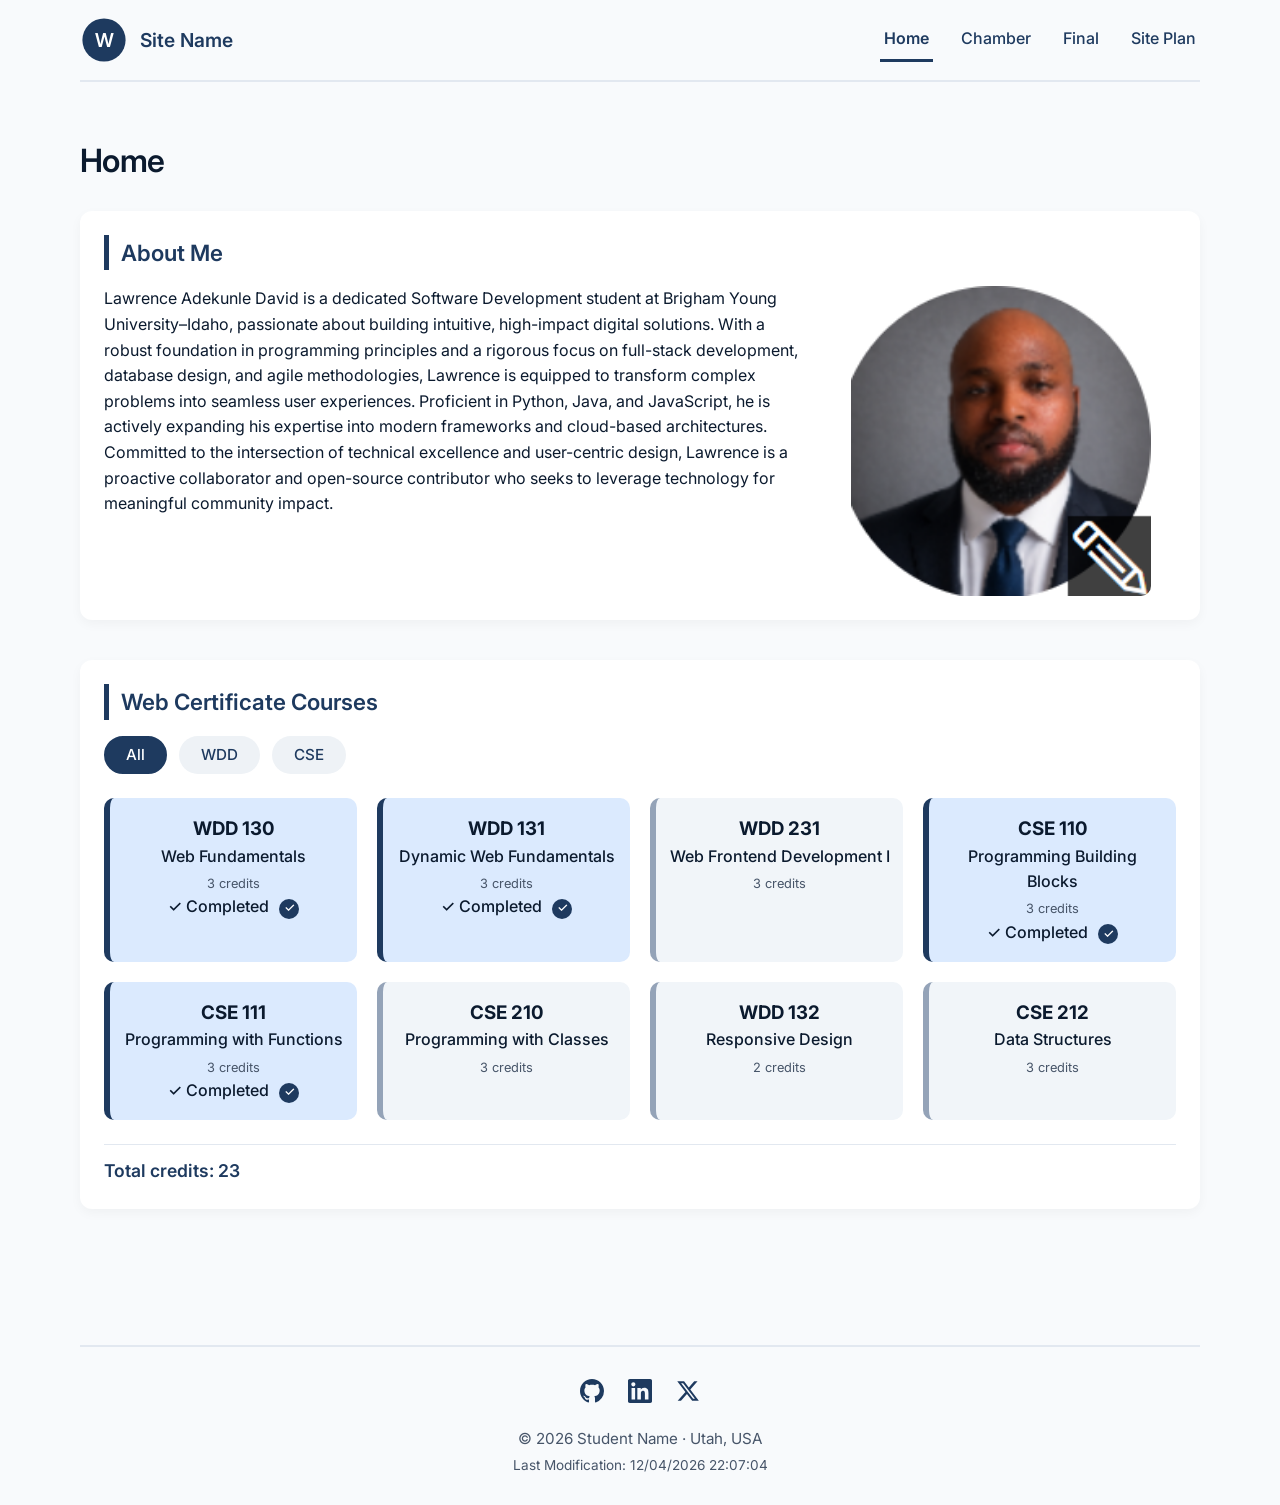
<file: index.html>
<!DOCTYPE html>
<html lang="en">
<head>
    <meta charset="UTF-8" />
    <meta name="viewport" content="width=device-width, initial-scale=1.0" />
    <meta name="description" content="WDD 231 – Web Frontend Development I course home page" />
    <meta name="author" content="Lawrence Adekunle David" />
    <title>WDD 231 · Home</title>

    <!-- Google Fonts -->
    <link rel="preconnect" href="https://fonts.googleapis.com" />
    <link rel="preconnect" href="https://fonts.gstatic.com" crossorigin />
    <link href="https://fonts.googleapis.com/css2?family=Inter:opsz,wght@14..32,400;14..32,600&display=swap" rel="stylesheet" />

    <!-- CSS -->
    <link rel="stylesheet" href="styles/normalize.css" />
    <link rel="stylesheet" href="styles/small.css" />
    <link rel="stylesheet" href="styles/larger.css" />

    <!-- JavaScript -->
    <script src="scripts/navigation.js" defer></script>
    <script src="scripts/date.js" defer></script>
    <script src="scripts/course.js" defer></script>
</head>
<body>
    <header>
        <div class="logo">
            <svg xmlns="http://www.w3.org/2000/svg" viewBox="0 0 100 100" width="48" height="48">
                <circle cx="50" cy="50" r="45" fill="#1e3a5f" />
                <text x="50" y="65" font-family="Inter, sans-serif" font-size="40" fill="white" text-anchor="middle" font-weight="600">W</text>
            </svg>
            <span class="site-name">Site Name</span>
        </div>

        <button id="hamburger" aria-label="Toggle navigation menu">
            <span class="bar"></span>
            <span class="bar"></span>
            <span class="bar"></span>
        </button>

        <nav id="primary-nav">
            <ul>
                <li><a href="index.html" class="active">Home</a></li>
                <li><a href="chamber/index.html">Chamber</a></li>
                <li><a href="final/index.html">Final</a></li>
                <li><a href="siteplan.html">Site Plan</a></li>
            </ul>
        </nav>
    </header>

    <main>
        <h1>Home</h1>

        <!-- Section 1: About Me -->
        <section id="about">
            <h2>About Me</h2>
            <div class="about-content">
                <p>
Lawrence Adekunle David is a dedicated Software Development student at Brigham Young University–Idaho, passionate about building intuitive, high-impact digital solutions. With a robust foundation in programming principles and a rigorous focus on full-stack development, database design, and agile methodologies, Lawrence is equipped to transform complex problems into seamless user experiences. Proficient in Python, Java, and JavaScript, he is actively expanding his expertise into modern frameworks and cloud-based architectures. Committed to the intersection of technical excellence and user-centric design, Lawrence is a proactive collaborator and open-source contributor who seeks to leverage technology for meaningful community impact.


                </p>
                <img src="images/law.png" alt="Student photo" loading="lazy" width="300" height="200" />
            </div>
        </section>

        <!-- Section 2: Web Certificate Courses -->
        <section id="courses">
            <h2>Web Certificate Courses</h2>
            <div class="filter-buttons">
                <button id="filter-all" class="active-filter">All</button>
                <button id="filter-wdd">WDD</button>
                <button id="filter-cse">CSE</button>
            </div>

            <div id="course-cards" class="course-grid"></div>

            <p id="total-credits">Total credits: 0</p>
        </section>
    </main>

    <footer>
        <div class="social-links">
            <a href="#" aria-label="GitHub">
                <svg width="24" height="24" viewBox="0 0 24 24" fill="currentColor">
                    <path d="M12 0C5.37 0 0 5.37 0 12c0 5.31 3.435 9.795 8.205 11.385.6.105.825-.255.825-.57 0-.285-.015-1.23-.015-2.235-3.015.555-3.795-.735-4.035-1.41-.135-.345-.72-1.41-1.23-1.695-.42-.225-1.02-.78-.015-.795.945-.015 1.62.87 1.845 1.23 1.08 1.815 2.805 1.305 3.495.99.105-.78.42-1.305.765-1.605-2.67-.3-5.46-1.335-5.46-5.925 0-1.305.465-2.385 1.23-3.225-.12-.3-.54-1.53.12-3.15 0 0 1.005-.315 3.3 1.23.96-.27 1.98-.405 3-.405s2.04.135 3 .405c2.295-1.56 3.3-1.23 3.3-1.23.66 1.62.24 2.85.12 3.15.765.84 1.23 1.905 1.23 3.225 0 4.605-2.805 5.625-5.475 5.925.435.375.81 1.095.81 2.22 0 1.605-.015 2.895-.015 3.3 0 .315.225.69.825.57A12.02 12.02 0 0024 12c0-6.63-5.37-12-12-12z"/>
                </svg>
            </a>
            <a href="#" aria-label="LinkedIn">
                <svg width="24" height="24" viewBox="0 0 24 24" fill="currentColor">
                    <path d="M20.447 20.452h-3.554v-5.569c0-1.328-.027-3.037-1.852-3.037-1.853 0-2.136 1.445-2.136 2.939v5.667H9.351V9h3.414v1.561h.046c.477-.9 1.637-1.85 3.37-1.85 3.601 0 4.267 2.37 4.267 5.455v6.286zM5.337 7.433c-1.144 0-2.063-.926-2.063-2.065 0-1.138.92-2.063 2.063-2.063 1.14 0 2.064.925 2.064 2.063 0 1.139-.925 2.065-2.064 2.065zm1.782 13.019H3.555V9h3.564v11.452zM22.225 0H1.771C.792 0 0 .774 0 1.729v20.542C0 23.227.792 24 1.771 24h20.451C23.2 24 24 23.227 24 22.271V1.729C24 .774 23.2 0 22.222 0h.003z"/>
                </svg>
            </a>
            <a href="#" aria-label="X (Twitter)">
                <svg width="24" height="24" viewBox="0 0 24 24" fill="currentColor">
                    <path d="M18.244 2.25h3.308l-7.227 8.26 8.502 11.24H16.17l-5.214-6.817L4.99 21.75H1.68l7.73-8.835L1.254 2.25H8.08l4.713 6.231zm-1.161 17.52h1.833L7.084 4.126H5.117z"/>
                </svg>
            </a>
        </div>

        <p id="copyright">
            &copy; <span id="currentyear"></span> Student Name · Utah, USA
        </p>
        <p id="lastModified">Last Modification: </p>
    </footer>
</body>
</html>
</file>
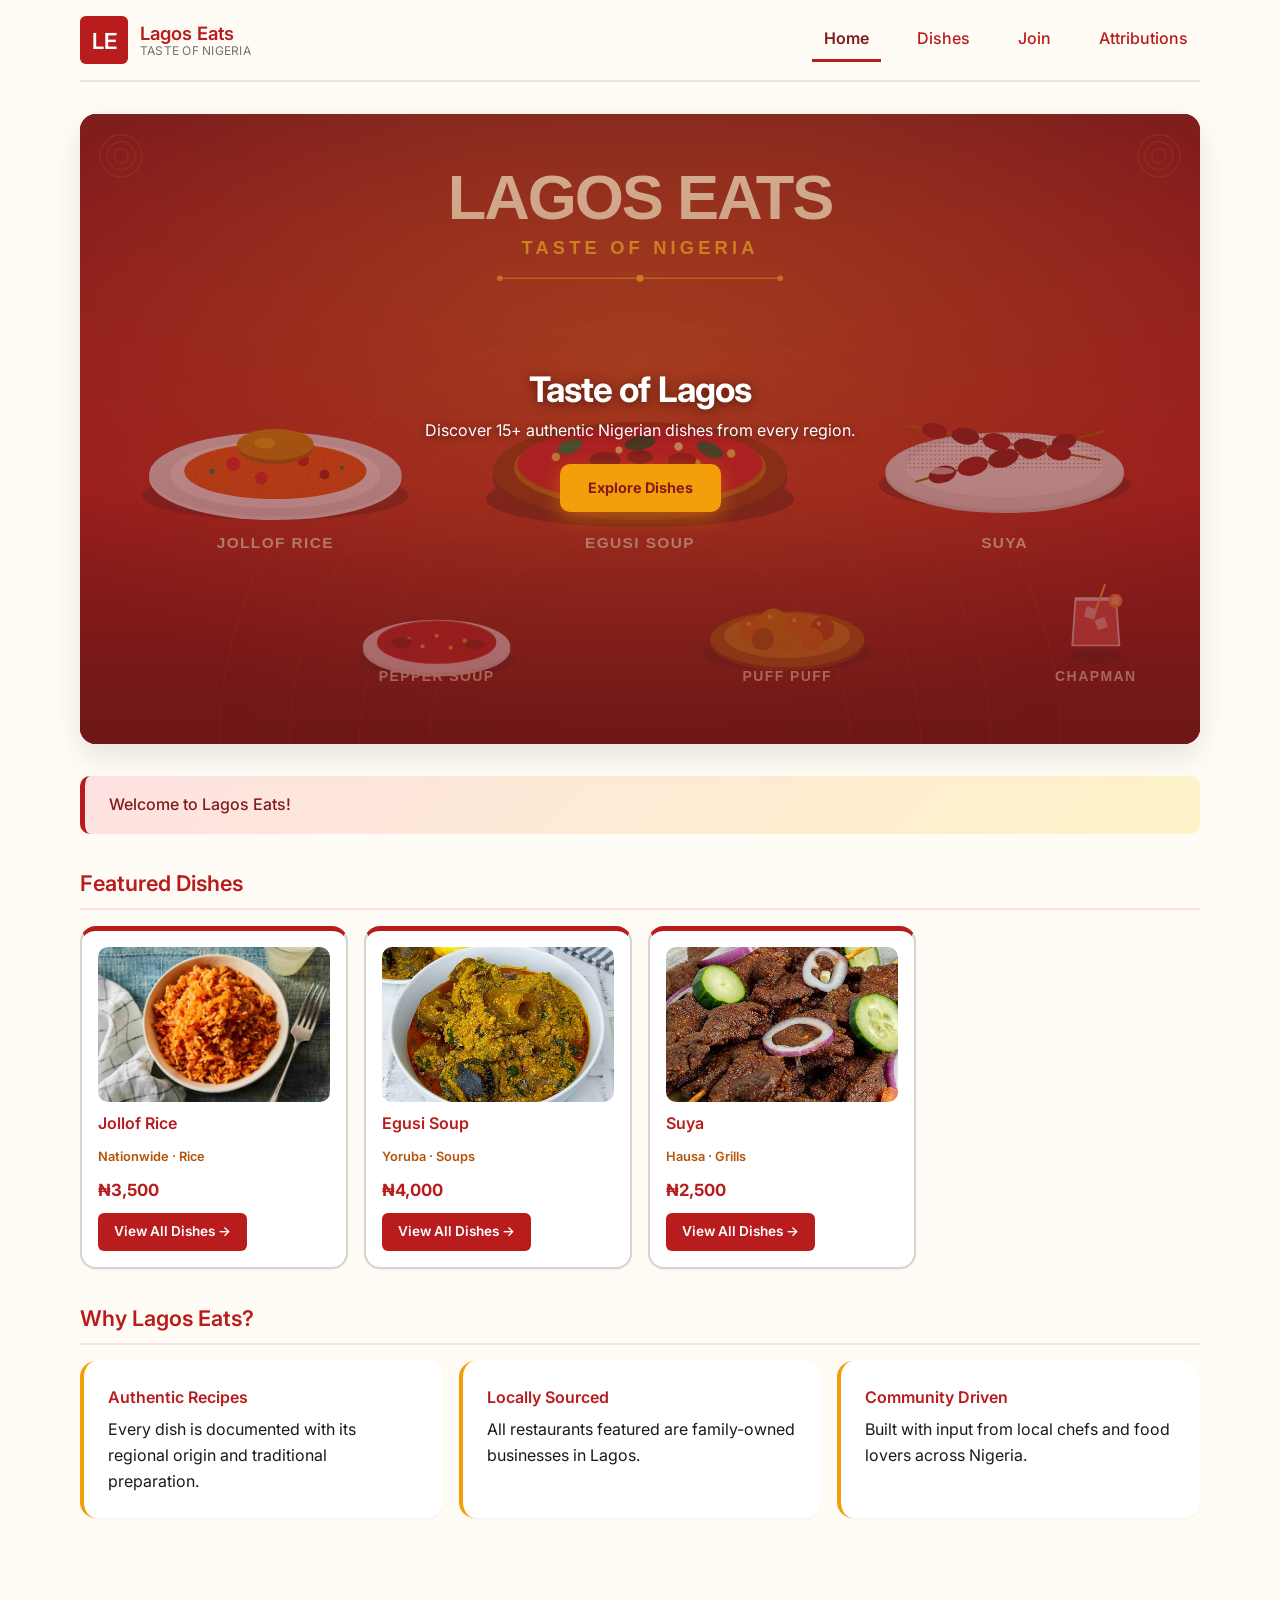
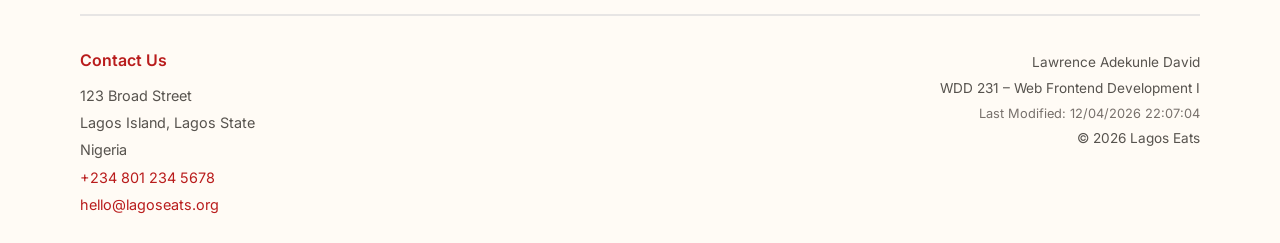
<file: final/index.html>
<!DOCTYPE html>
<html lang="en">
<head>
    <meta charset="UTF-8">
    <meta name="viewport" content="width=device-width, initial-scale=1.0">
    <meta name="description" content="Lagos Eats — discover authentic Nigerian dishes, regional recipes, and the best food spots in Lagos.">
    <meta name="author" content="Lawrence Adekunle David">
    <meta name="theme-color" content="#b91c1c">

    <meta property="og:title" content="Lagos Eats — Authentic Nigerian Food Guide">
    <meta property="og:description" content="Explore 15+ traditional Nigerian dishes from across the country.">
    <meta property="og:type" content="website">
    <meta property="og:title" content="Lagos Eats — Authentic Nigerian Food Guide">
<meta property="og:description" content="Explore 15+ traditional Nigerian dishes from across the country.">
<meta property="og:image" content="https://lawrenetech.github.io/wdd231/final/images/hero.svg">
<meta property="og:url" content="https://lawrenetech.github.io/wdd231/final/index.html">
<meta property="og:type" content="website">

    <title>Home | Lagos Eats</title>

    <link rel="icon" href="images/favicon.svg" type="image/svg+xml">

    <link rel="preconnect" href="https://fonts.googleapis.com">
    <link rel="preconnect" href="https://fonts.gstatic.com" crossorigin>
    <link href="https://fonts.googleapis.com/css2?family=Inter:wght@400;600;700&display=swap" rel="stylesheet">

    <link rel="stylesheet" href="styles/normalize.css">
    <link rel="stylesheet" href="styles/small.css">
    <link rel="stylesheet" href="styles/larger.css">

    <script src="scripts/navigation.js" defer></script>
    <script src="scripts/date.js" defer></script>
    <script src="scripts/storage.js" defer></script>
    <script src="scripts/featured.js" type="module"></script>
</head>
<body>
    <header>
        <a href="index.html" class="logo" aria-label="Lagos Eats home">
            <svg xmlns="http://www.w3.org/2000/svg" viewBox="0 0 100 100" width="48" height="48" aria-hidden="true">
                <rect width="100" height="100" rx="12" fill="#b91c1c"/>
                <text x="50" y="68" font-family="Inter" font-size="46" fill="#fff" text-anchor="middle" font-weight="600">LE</text>
            </svg>
            <span class="site-title">
                <span class="site-name">Lagos Eats</span>
                <span class="site-tagline">Taste of Nigeria</span>
            </span>
        </a>

        <button id="hamburger" aria-label="Toggle navigation" aria-expanded="false" aria-controls="primary-nav">
            <span class="bar"></span>
            <span class="bar"></span>
            <span class="bar"></span>
        </button>

        <nav id="primary-nav" aria-label="Main navigation">
            <ul>
                <li><a href="index.html" class="active" aria-current="page">Home</a></li>
                <li><a href="dishes.html">Dishes</a></li>
                <li><a href="join.html">Join</a></li>
                <li><a href="attributions.html">Attributions</a></li>
            </ul>
        </nav>
    </header>

    <main>
        <section class="hero" aria-label="Welcome banner">
            <img src="images/hero.svg" alt="Nigerian dishes spread on a table" width="1600" height="900" fetchpriority="high">
            <div class="hero-overlay">
                <h1>Taste of Lagos</h1>
                <p>Discover 15+ authentic Nigerian dishes from every region.</p>
                <a href="dishes.html" class="cta-button">Explore Dishes</a>
            </div>
        </section>

        <div id="welcome-message" class="welcome-message" role="status" aria-live="polite">
            <p>Welcome to Lagos Eats!</p>
        </div>

        <section id="featured" aria-labelledby="featured-heading">
            <h2 id="featured-heading">Featured Dishes</h2>
            <div id="featured-grid" class="dishes-grid" aria-busy="true">
                <p class="loading">Loading featured dishes…</p>
            </div>
        </section>

        <section id="why" aria-labelledby="why-heading">
            <h2 id="why-heading">Why Lagos Eats?</h2>
            <div class="why-grid">
                <div class="why-card">
                    <h3>Authentic Recipes</h3>
                    <p>Every dish is documented with its regional origin and traditional preparation.</p>
                </div>
                <div class="why-card">
                    <h3>Locally Sourced</h3>
                    <p>All restaurants featured are family-owned businesses in Lagos.</p>
                </div>
                <div class="why-card">
                    <h3>Community Driven</h3>
                    <p>Built with input from local chefs and food lovers across Nigeria.</p>
                </div>
            </div>
        </section>
    </main>

    <footer>
        <div class="footer-contact">
            <h2>Contact Us</h2>
            <address>
                123 Broad Street<br>
                Lagos Island, Lagos State<br>
                Nigeria<br>
                <a href="tel:+2348012345678">+234 801 234 5678</a><br>
                <a href="mailto:hello@lagoseats.org">hello@lagoseats.org</a>
            </address>
        </div>

        <div class="footer-dev">
            <p>Lawrence Adekunle David</p>
            <p>WDD 231 – Web Frontend Development I</p>
            <p id="lastModified">Last Modified: </p>
            <p id="copyright">&copy; <span id="currentyear"></span> Lagos Eats</p>
        </div>
    </footer>
</body>
</html>
</file>
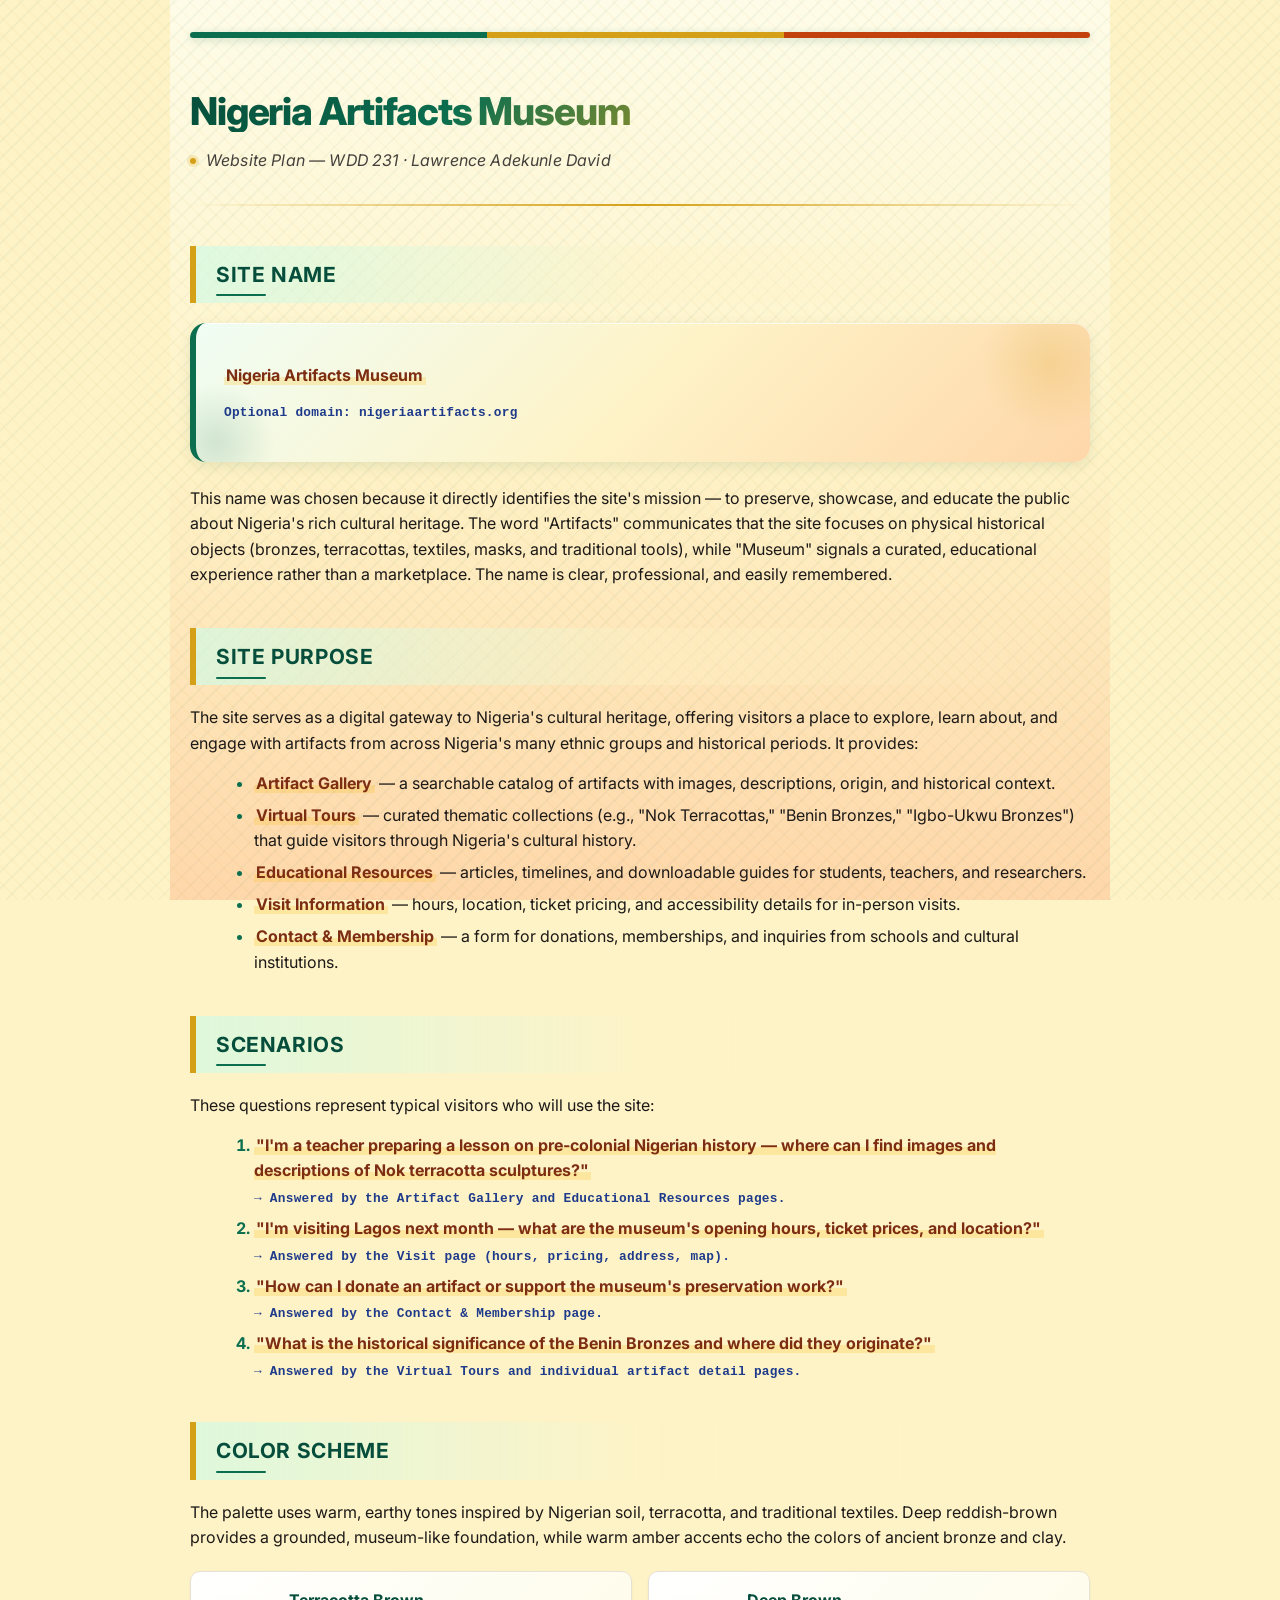
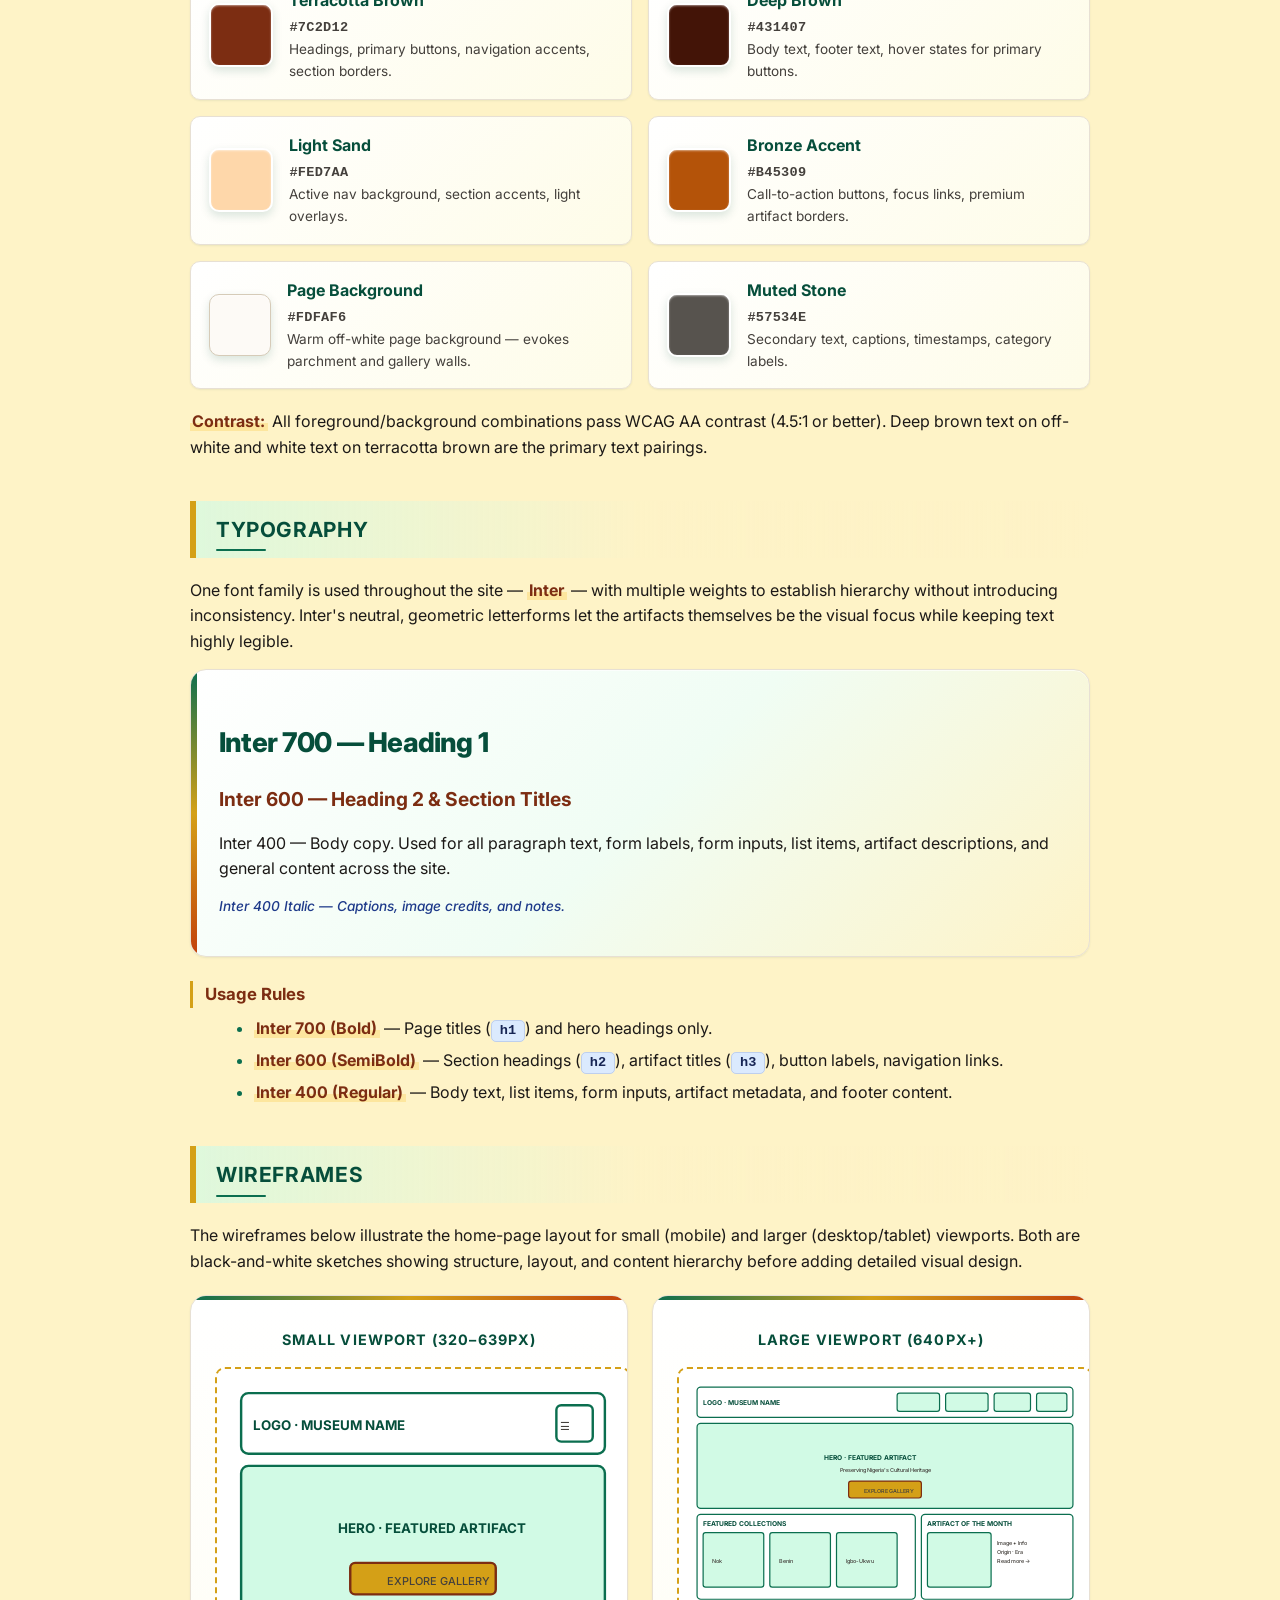
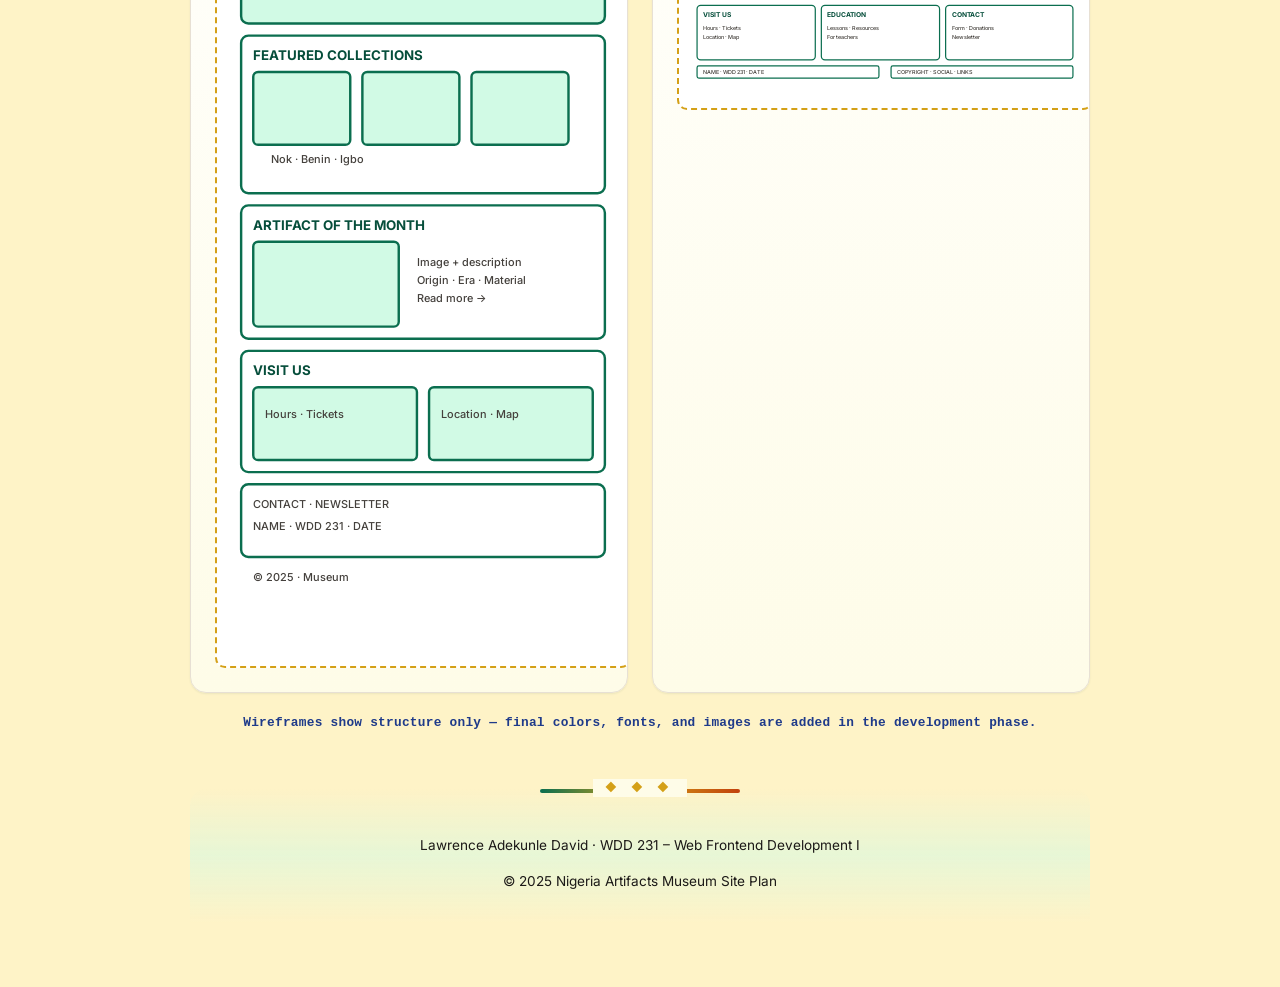
<file: siteplan.html>
<!DOCTYPE html>
<html lang="en">
<head>
    <meta charset="UTF-8" />
    <meta name="viewport" content="width=device-width, initial-scale=1.0" />
    <meta name="description" content="Site plan for the Nigeria Artifacts Museum website project — WDD 231." />
    <meta name="author" content="Lawrence Adekunle David" />

    <title>Site Plan | Nigeria Artifacts Museum</title>

    <link rel="preconnect" href="https://fonts.googleapis.com" />
    <link rel="preconnect" href="https://fonts.gstatic.com" crossorigin />
    <link href="https://fonts.googleapis.com/css2?family=Inter:wght@400;600;700&display=swap" rel="stylesheet" />

    <style>
:root {
    /* ---------- NIGERIAN HERITAGE PALETTE ---------- */
    --green: #0b6e4f;             /* Nigerian flag green (deep) */
    --green-bright: #10b981;      /* Vibrant green for accents */
    --green-dark: #064e3b;        /* Deep forest green */
    --green-light: #d1fae5;       /* Fresh green tint */

    --gold: #d4a017;              /* Benin bronze gold */
    --gold-bright: #fbbf24;       /* Vibrant gold */
    --gold-light: #fef3c7;        /* Warm gold tint */

    --indigo: #1e3a8a;            /* Adire indigo dye */
    --indigo-dark: #172554;       /* Deep indigo */
    --indigo-light: #dbeafe;      /* Soft indigo tint */

    --terracotta: #c2410c;        /* Nok terracotta */
    --terracotta-dark: #7c2d12;   /* Deep terracotta */
    --terracotta-light: #fed7aa;  /* Warm clay tint */

    --purple: #6b21a8;            /* Royal Yoruba purple */
    --red: #b91c1c;               /* Traditional red */

    /* ---------- BACKGROUNDS ---------- */
    --bg-page: #fefce8;                                   /* Warm cream */
    --bg-page-gradient: linear-gradient(180deg, #fefce8 0%, #fef3c7 50%, #fed7aa 100%);
    --bg-card: #ffffff;
    --bg-secondary: #f0fdf4;                              /* Light green tint */
    --bg-hero: linear-gradient(135deg, #064e3b 0%, #0b6e4f 50%, #d4a017 100%);

    /* ---------- TEXT ---------- */
    --text: #1c1917;
    --text-secondary: #44403c;
    --text-muted: #78716c;
    --text-on-dark: #fef3c7;

    /* ---------- BORDERS ---------- */
    --border: #e7e0d4;
    --border-strong: #d6cbb8;

    /* ---------- RADII / SHADOWS ---------- */
    --radius: 10px;
    --radius-lg: 16px;

    --shadow-sm: 0 1px 2px rgba(6, 78, 59, 0.08);
    --shadow: 0 4px 14px rgba(6, 78, 59, 0.10);
    --shadow-lg: 0 12px 30px rgba(6, 78, 59, 0.15);
    --shadow-inner: inset 0 1px 0 rgba(255, 255, 255, 0.7);

    /* ---------- DECORATIVE PATTERNS ---------- */
    --pattern-kente: repeating-linear-gradient(
        45deg,
        rgba(212, 160, 23, 0.04) 0px,
        rgba(212, 160, 23, 0.04) 2px,
        transparent 2px,
        transparent 12px
    ),
    repeating-linear-gradient(
        -45deg,
        rgba(11, 110, 79, 0.04) 0px,
        rgba(11, 110, 79, 0.04) 2px,
        transparent 2px,
        transparent 12px
    );
}

/* ---------- BASE WITH LAYERED NIGERIAN HERITAGE BACKGROUND ---------- */
html {
    scroll-behavior: smooth;
    background: #fef3c7;
}

body {
    font-family: 'Inter', -apple-system, BlinkMacSystemFont, 'Segoe UI', sans-serif;
    background: var(--bg-page-gradient);
    background-attachment: fixed;
    color: var(--text);
    font-size: 16px;
    line-height: 1.6;
    max-width: 900px;
    margin: 0 auto;
    padding: 2rem 1.25rem 4rem;
    -webkit-font-smoothing: antialiased;
    position: relative;
    min-height: 100vh;
}

/* Subtle kente-inspired diagonal pattern overlay */
body::before {
    content: "";
    position: fixed;
    inset: 0;
    background-image: var(--pattern-kente);
    pointer-events: none;
    z-index: 0;
}

header, main, footer {
    position: relative;
    z-index: 1;
}

/* ---------- HEADER WITH TRICOLOR HERITAGE BAR ---------- */
header {
    padding: 2rem 0 1.5rem;
    margin-bottom: 2rem;
    position: relative;
}

header::before {
    content: "";
    position: absolute;
    top: 0;
    left: 0;
    right: 0;
    height: 6px;
    background: linear-gradient(
        90deg,
        var(--green) 0%,
        var(--green) 33%,
        var(--gold) 33%,
        var(--gold) 66%,
        var(--terracotta) 66%,
        var(--terracotta) 100%
    );
    border-radius: 6px;
    box-shadow: 0 2px 8px rgba(11, 110, 79, 0.2);
}

header::after {
    content: "";
    position: absolute;
    bottom: 0;
    left: 0;
    right: 0;
    height: 2px;
    background: linear-gradient(
        90deg,
        transparent 0%,
        var(--gold) 50%,
        transparent 100%
    );
}

h1 {
    font-size: 2rem;
    font-weight: 800;
    margin-bottom: 0.5rem;
    letter-spacing: -0.03em;
    line-height: 1.1;
    background: linear-gradient(
        135deg,
        #064e3b 0%,
        #0b6e4f 30%,
        #d4a017 70%,
        #c2410c 100%
    );
    -webkit-background-clip: text;
    background-clip: text;
    -webkit-text-fill-color: transparent;
}

.subtitle {
    color: var(--text-secondary);
    margin-bottom: 0.5rem;
    font-size: 1rem;
    font-style: italic;
    letter-spacing: 0.01em;
    position: relative;
    padding-left: 1rem;
}

.subtitle::before {
    content: "";
    position: absolute;
    left: 0;
    top: 50%;
    transform: translateY(-50%);
    width: 6px;
    height: 6px;
    border-radius: 50%;
    background: var(--gold);
    box-shadow: 0 0 0 3px rgba(212, 160, 23, 0.2);
}

/* ---------- SECTION HEADINGS WITH VIBRANT ACCENT BAR ---------- */
h2 {
    font-size: 1.4rem;
    font-weight: 700;
    color: var(--green-dark);
    margin: 2.5rem 0 1.25rem;
    padding: 0.75rem 1rem 0.75rem 1.25rem;
    border-left: 6px solid var(--gold);
    background: linear-gradient(
        90deg,
        rgba(209, 250, 229, 0.7) 0%,
        rgba(254, 243, 199, 0.4) 50%,
        transparent 100%
    );
    border-radius: 0 var(--radius) var(--radius) 0;
    letter-spacing: -0.015em;
    position: relative;
    text-transform: uppercase;
    font-size: 1.15rem;
    letter-spacing: 0.03em;
}

h2::after {
    content: "";
    position: absolute;
    left: 1.25rem;
    bottom: 0.4rem;
    width: 50px;
    height: 2px;
    background: var(--green);
    border-radius: 2px;
}

h3 {
    font-size: 1.05rem;
    font-weight: 700;
    color: var(--terracotta-dark);
    margin: 1.5rem 0 0.5rem;
    padding-left: 0.75rem;
    border-left: 3px solid var(--gold);
}

p {
    margin-bottom: 0.9rem;
    color: var(--text);
}

ul, ol {
    margin: 0.5rem 0 1rem 1.5rem;
    color: var(--text);
}

li {
    margin-bottom: 0.4rem;
}

li::marker {
    color: var(--green);
    font-weight: 700;
}

strong {
    color: var(--terracotta-dark);
    font-weight: 700;
    background: linear-gradient(
        180deg,
        transparent 60%,
        rgba(251, 191, 36, 0.25) 60%
    );
    padding: 0 0.15rem;
}

code {
    font-family: 'Consolas', 'Monaco', monospace;
    background: var(--indigo-light);
    padding: 0.15rem 0.5rem;
    border-radius: 5px;
    font-size: 0.85rem;
    color: var(--indigo-dark);
    border: 1px solid rgba(30, 58, 138, 0.15);
    font-weight: 600;
}

/* ---------- INTRO CARD WITH HERITAGE GRADIENT ---------- */
.intro-card {
    background: linear-gradient(
        135deg,
        #f0fdf4 0%,
        #fef3c7 50%,
        #fed7aa 100%
    );
    padding: 1.5rem 1.75rem;
    border-radius: var(--radius-lg);
    border-left: 6px solid var(--green);
    box-shadow: var(--shadow), var(--shadow-inner);
    margin-bottom: 1.5rem;
    position: relative;
    overflow: hidden;
}

.intro-card::before {
    content: "";
    position: absolute;
    top: -30px;
    right: -30px;
    width: 140px;
    height: 140px;
    border-radius: 50%;
    background: radial-gradient(
        circle,
        rgba(212, 160, 23, 0.20) 0%,
        transparent 70%
    );
    pointer-events: none;
}

.intro-card::after {
    content: "";
    position: absolute;
    bottom: -40px;
    left: -40px;
    width: 120px;
    height: 120px;
    border-radius: 50%;
    background: radial-gradient(
        circle,
        rgba(11, 110, 79, 0.15) 0%,
        transparent 70%
    );
    pointer-events: none;
}

.intro-card p {
    position: relative;
    z-index: 1;
}

/* ---------- SWATCH CARDS ---------- */
.swatch-grid {
    display: grid;
    grid-template-columns: 1fr;
    gap: 1rem;
    margin: 1.25rem 0;
}

.swatch {
    display: flex;
    align-items: center;
    gap: 1rem;
    padding: 1rem 1.15rem;
    background: linear-gradient(135deg, #ffffff 0%, #fefce8 100%);
    border-radius: var(--radius);
    border: 1px solid var(--border);
    box-shadow: var(--shadow-sm);
    transition: transform 0.2s ease, box-shadow 0.2s ease, border-color 0.2s ease;
    position: relative;
    overflow: hidden;
}

.swatch::before {
    content: "";
    position: absolute;
    top: 0;
    left: 0;
    width: 4px;
    height: 100%;
    background: linear-gradient(180deg, var(--green) 0%, var(--gold) 100%);
    opacity: 0;
    transition: opacity 0.2s ease;
}

.swatch:hover {
    transform: translateY(-3px);
    box-shadow: var(--shadow-lg);
    border-color: var(--gold);
}

.swatch:hover::before {
    opacity: 1;
}

.swatch-color {
    width: 60px;
    height: 60px;
    border-radius: var(--radius);
    flex-shrink: 0;
    border: 2px solid #ffffff;
    box-shadow: 0 4px 10px rgba(6, 78, 59, 0.15), inset 0 1px 2px rgba(255, 255, 255, 0.5);
    position: relative;
}

.swatch-info h3 {
    margin: 0 0 0.25rem;
    font-size: 1rem;
    border: none;
    padding: 0;
    color: var(--green-dark);
}

.swatch-info p {
    margin: 0;
    font-size: 0.85rem;
    color: var(--text-secondary);
}

.swatch-code {
    font-family: 'Consolas', 'Monaco', monospace;
    font-size: 0.8rem;
    color: var(--indigo);
    font-weight: 600;
    letter-spacing: 0.02em;
}

/* ---------- FONT SAMPLE WITH LAYERED BACKGROUND ---------- */
.font-sample {
    background: linear-gradient(
        135deg,
        #ffffff 0%,
        #f0fdf4 50%,
        #fef3c7 100%
    );
    padding: 1.5rem 1.75rem;
    border-radius: var(--radius-lg);
    border: 1px solid var(--border);
    box-shadow: var(--shadow-sm), var(--shadow-inner);
    margin-bottom: 1.25rem;
    position: relative;
    overflow: hidden;
}

.font-sample::before {
    content: "";
    position: absolute;
    top: 0;
    left: 0;
    width: 6px;
    height: 100%;
    background: linear-gradient(
        180deg,
        var(--green) 0%,
        var(--gold) 50%,
        var(--terracotta) 100%
    );
}

.font-sample .sample-heading {
    font-family: 'Inter', sans-serif;
    font-weight: 800;
    font-size: 1.7rem;
    color: var(--green-dark);
    margin-bottom: 0.5rem;
    letter-spacing: -0.03em;
}

.font-sample .sample-subheading {
    font-family: 'Inter', sans-serif;
    font-weight: 700;
    font-size: 1.2rem;
    color: var(--terracotta-dark);
    margin-bottom: 0.5rem;
}

.font-sample .sample-body {
    font-family: 'Inter', sans-serif;
    font-weight: 400;
    font-size: 1rem;
    color: var(--text);
    line-height: 1.6;
}

.font-sample .sample-caption {
    font-family: 'Inter', sans-serif;
    font-weight: 400;
    font-size: 0.85rem;
    color: var(--indigo);
    font-style: italic;
    margin-top: 0.6rem;
    font-weight: 500;
}

/* ---------- WIREFRAME CARDS WITH HERITAGE ACCENTS ---------- */
.wireframes {
    display: grid;
    grid-template-columns: 1fr;
    gap: 1.5rem;
    margin: 1.25rem 0;
}

.wireframe {
    background: linear-gradient(180deg, #ffffff 0%, #fefce8 100%);
    padding: 1.5rem;
    border-radius: var(--radius-lg);
    border: 1px solid var(--border);
    box-shadow: var(--shadow-sm);
    position: relative;
    overflow: hidden;
}

.wireframe::before {
    content: "";
    position: absolute;
    top: 0;
    left: 0;
    right: 0;
    height: 4px;
    background: linear-gradient(
        90deg,
        var(--green) 0%,
        var(--gold) 50%,
        var(--terracotta) 100%
    );
}

.wireframe h3 {
    margin-top: 0.5rem;
    margin-bottom: 1rem;
    text-align: center;
    color: var(--green-dark);
    font-size: 0.9rem;
    font-weight: 700;
    text-transform: uppercase;
    letter-spacing: 0.08em;
    border: none;
    padding: 0;
}

.wireframe svg {
    width: 100%;
    height: auto;
    display: block;
    background: #ffffff;
    border-radius: var(--radius);
    padding: 0.75rem;
    border: 2px dashed var(--gold);
}

/* ---------- WIREFRAME SVG STYLES ---------- */
.wf-box {
    fill: #ffffff;
    stroke: #0b6e4f;
    stroke-width: 2;
}

.wf-box-filled {
    fill: #d1fae5;
    stroke: #0b6e4f;
    stroke-width: 2;
}

.wf-box-accent {
    fill: #d4a017;
    stroke: #7c2d12;
    stroke-width: 2;
}

.wf-label {
    font-family: 'Inter', sans-serif;
    font-size: 11px;
    fill: #064e3b;
    font-weight: 700;
}

.wf-label-sm {
    font-family: 'Inter', sans-serif;
    font-size: 9px;
    fill: #44403c;
    font-weight: 500;
}

/* ---------- RESPONSIVE ---------- */
@media (min-width: 640px) {
    h1 { font-size: 2.4rem; }

    h2 { font-size: 1.3rem; }

    .swatch-grid {
        grid-template-columns: repeat(2, 1fr);
    }

    .wireframes {
        grid-template-columns: 1fr 1fr;
    }
}

/* ---------- FOOTER WITH HERITAGE STRIPE ---------- */
footer {
    margin-top: 3.5rem;
    padding: 2rem 1.5rem 1rem;
    text-align: center;
    font-size: 0.85rem;
    color: var(--text-secondary);
    background: linear-gradient(
        180deg,
        transparent 0%,
        rgba(209, 250, 229, 0.5) 50%,
        rgba(254, 243, 199, 0.7) 100%
    );
    border-radius: var(--radius-lg) var(--radius-lg) 0 0;
    position: relative;
}

footer::before {
    content: "";
    position: absolute;
    top: 0;
    left: 50%;
    transform: translateX(-50%);
    width: 200px;
    height: 4px;
    background: linear-gradient(
        90deg,
        var(--green) 0%,
        var(--gold) 50%,
        var(--terracotta) 100%
    );
    border-radius: 4px;
}

footer::after {
    content: "◆ ◆ ◆";
    position: absolute;
    top: -10px;
    left: 50%;
    transform: translateX(-50%);
    background: var(--bg-page);
    padding: 0 0.75rem;
    color: var(--gold);
    font-size: 0.7rem;
    letter-spacing: 0.5em;
}
    </style>
</head>
<body>
    <header>
        <h1>Nigeria Artifacts Museum</h1>
        <p class="subtitle">Website Plan — WDD 231 · Lawrence Adekunle David</p>
    </header>

    <main>
        <!-- SITE NAME -->
        <section id="site-name">
            <h2>Site Name</h2>
            <div class="intro-card">
                <p><strong>Nigeria Artifacts Museum</strong></p>
                <p class="swatch-code">Optional domain: nigeriaartifacts.org</p>
            </div>
            <p>
                This name was chosen because it directly identifies the site's mission — to
                preserve, showcase, and educate the public about Nigeria's rich cultural heritage.
                The word "Artifacts" communicates that the site focuses on physical historical
                objects (bronzes, terracottas, textiles, masks, and traditional tools), while
                "Museum" signals a curated, educational experience rather than a marketplace.
                The name is clear, professional, and easily remembered.
            </p>
        </section>

        <!-- SITE PURPOSE -->
        <section id="site-purpose">
            <h2>Site Purpose</h2>
            <p>
                The site serves as a digital gateway to Nigeria's cultural heritage, offering
                visitors a place to explore, learn about, and engage with artifacts from
                across Nigeria's many ethnic groups and historical periods. It provides:
            </p>
            <ul>
                <li><strong>Artifact Gallery</strong> — a searchable catalog of artifacts with images, descriptions, origin, and historical context.</li>
                <li><strong>Virtual Tours</strong> — curated thematic collections (e.g., "Nok Terracottas," "Benin Bronzes," "Igbo-Ukwu Bronzes") that guide visitors through Nigeria's cultural history.</li>
                <li><strong>Educational Resources</strong> — articles, timelines, and downloadable guides for students, teachers, and researchers.</li>
                <li><strong>Visit Information</strong> — hours, location, ticket pricing, and accessibility details for in-person visits.</li>
                <li><strong>Contact &amp; Membership</strong> — a form for donations, memberships, and inquiries from schools and cultural institutions.</li>
            </ul>
        </section>

        <!-- SCENARIOS -->
        <section id="scenarios">
            <h2>Scenarios</h2>
            <p>These questions represent typical visitors who will use the site:</p>
            <ol>
                <li>
                    <strong>"I'm a teacher preparing a lesson on pre-colonial Nigerian history — where can I find images and descriptions of Nok terracotta sculptures?"</strong>
                    <br /><span class="swatch-code">→ Answered by the Artifact Gallery and Educational Resources pages.</span>
                </li>
                <li>
                    <strong>"I'm visiting Lagos next month — what are the museum's opening hours, ticket prices, and location?"</strong>
                    <br /><span class="swatch-code">→ Answered by the Visit page (hours, pricing, address, map).</span>
                </li>
                <li>
                    <strong>"How can I donate an artifact or support the museum's preservation work?"</strong>
                    <br /><span class="swatch-code">→ Answered by the Contact &amp; Membership page.</span>
                </li>
                <li>
                    <strong>"What is the historical significance of the Benin Bronzes and where did they originate?"</strong>
                    <br /><span class="swatch-code">→ Answered by the Virtual Tours and individual artifact detail pages.</span>
                </li>
            </ol>
        </section>

        <!-- COLOR SCHEME -->
        <section id="color-scheme">
            <h2>Color Scheme</h2>
            <p>
                The palette uses warm, earthy tones inspired by Nigerian soil, terracotta, and
                traditional textiles. Deep reddish-brown provides a grounded, museum-like
                foundation, while warm amber accents echo the colors of ancient bronze and clay.
            </p>

            <div class="swatch-grid">
                <div class="swatch">
                    <div class="swatch-color" style="background: #7c2d12;"></div>
                    <div class="swatch-info">
                        <h3>Terracotta Brown</h3>
                        <p class="swatch-code">#7C2D12</p>
                        <p>Headings, primary buttons, navigation accents, section borders.</p>
                    </div>
                </div>

                <div class="swatch">
                    <div class="swatch-color" style="background: #431407;"></div>
                    <div class="swatch-info">
                        <h3>Deep Brown</h3>
                        <p class="swatch-code">#431407</p>
                        <p>Body text, footer text, hover states for primary buttons.</p>
                    </div>
                </div>

                <div class="swatch">
                    <div class="swatch-color" style="background: #fed7aa;"></div>
                    <div class="swatch-info">
                        <h3>Light Sand</h3>
                        <p class="swatch-code">#FED7AA</p>
                        <p>Active nav background, section accents, light overlays.</p>
                    </div>
                </div>

                <div class="swatch">
                    <div class="swatch-color" style="background: #b45309;"></div>
                    <div class="swatch-info">
                        <h3>Bronze Accent</h3>
                        <p class="swatch-code">#B45309</p>
                        <p>Call-to-action buttons, focus links, premium artifact borders.</p>
                    </div>
                </div>

                <div class="swatch">
                    <div class="swatch-color" style="background: #fdfaf6; border: 1px solid #d6cbb8;"></div>
                    <div class="swatch-info">
                        <h3>Page Background</h3>
                        <p class="swatch-code">#FDFAF6</p>
                        <p>Warm off-white page background — evokes parchment and gallery walls.</p>
                    </div>
                </div>

                <div class="swatch">
                    <div class="swatch-color" style="background: #57534e;"></div>
                    <div class="swatch-info">
                        <h3>Muted Stone</h3>
                        <p class="swatch-code">#57534E</p>
                        <p>Secondary text, captions, timestamps, category labels.</p>
                    </div>
                </div>
            </div>

            <p>
                <strong>Contrast:</strong> All foreground/background combinations pass WCAG AA
                contrast (4.5:1 or better). Deep brown text on off-white and white text on
                terracotta brown are the primary text pairings.
            </p>
        </section>

        <!-- TYPOGRAPHY -->
        <section id="typography">
            <h2>Typography</h2>
            <p>
                One font family is used throughout the site — <strong>Inter</strong> — with
                multiple weights to establish hierarchy without introducing inconsistency.
                Inter's neutral, geometric letterforms let the artifacts themselves be the
                visual focus while keeping text highly legible.
            </p>

            <div class="font-sample">
                <p class="sample-heading">Inter 700 — Heading 1</p>
                <p class="sample-subheading">Inter 600 — Heading 2 &amp; Section Titles</p>
                <p class="sample-body">
                    Inter 400 — Body copy. Used for all paragraph text, form labels, form
                    inputs, list items, artifact descriptions, and general content across the site.
                </p>
                <p class="sample-caption">Inter 400 Italic — Captions, image credits, and notes.</p>
            </div>

            <h3>Usage Rules</h3>
            <ul>
                <li><strong>Inter 700 (Bold)</strong> — Page titles (<code>h1</code>) and hero headings only.</li>
                <li><strong>Inter 600 (SemiBold)</strong> — Section headings (<code>h2</code>), artifact titles (<code>h3</code>), button labels, navigation links.</li>
                <li><strong>Inter 400 (Regular)</strong> — Body text, list items, form inputs, artifact metadata, and footer content.</li>
            </ul>
        </section>

        <!-- WIREFRAMES -->
        <section id="wireframes">
            <h2>Wireframes</h2>
            <p>
                The wireframes below illustrate the home-page layout for small (mobile) and
                larger (desktop/tablet) viewports. Both are black-and-white sketches showing
                structure, layout, and content hierarchy before adding detailed visual design.
            </p>

            <div class="wireframes">
                <!-- SMALL VIEW -->
                <div class="wireframe">
                    <h3>Small Viewport (320–639px)</h3>
                    <svg viewBox="0 0 320 720" xmlns="http://www.w3.org/2000/svg" role="img" aria-label="Mobile wireframe of the museum home page">
                        <!-- Header -->
                        <rect class="wf-box" x="10" y="10" width="300" height="50" rx="6" />
                        <text class="wf-label" x="20" y="40">LOGO · MUSEUM NAME</text>
                        <rect class="wf-box" x="270" y="20" width="30" height="30" rx="4" />
                        <text class="wf-label-sm" x="273" y="40">☰</text>

                        <!-- Hero -->
                        <rect class="wf-box-filled" x="10" y="70" width="300" height="130" rx="6" />
                        <text class="wf-label" x="90" y="125">HERO · FEATURED ARTIFACT</text>
                        <rect class="wf-box-accent" x="100" y="150" width="120" height="26" rx="4" />
                        <text class="wf-label-sm" x="130" y="168">EXPLORE GALLERY</text>

                        <!-- Featured Collections -->
                        <rect class="wf-box" x="10" y="210" width="300" height="130" rx="6" />
                        <text class="wf-label" x="20" y="230">FEATURED COLLECTIONS</text>
                        <rect class="wf-box-filled" x="20" y="240" width="80" height="60" rx="4" />
                        <rect class="wf-box-filled" x="110" y="240" width="80" height="60" rx="4" />
                        <rect class="wf-box-filled" x="200" y="240" width="80" height="60" rx="4" />
                        <text class="wf-label-sm" x="35" y="315">Nok · Benin · Igbo</text>

                        <!-- Artifact of the Month -->
                        <rect class="wf-box" x="10" y="350" width="300" height="110" rx="6" />
                        <text class="wf-label" x="20" y="370">ARTIFACT OF THE MONTH</text>
                        <rect class="wf-box-filled" x="20" y="380" width="120" height="70" rx="4" />
                        <text class="wf-label-sm" x="155" y="400">Image + description</text>
                        <text class="wf-label-sm" x="155" y="415">Origin · Era · Material</text>
                        <text class="wf-label-sm" x="155" y="430">Read more →</text>

                        <!-- Visit Info -->
                        <rect class="wf-box" x="10" y="470" width="300" height="100" rx="6" />
                        <text class="wf-label" x="20" y="490">VISIT US</text>
                        <rect class="wf-box-filled" x="20" y="500" width="135" height="60" rx="4" />
                        <text class="wf-label-sm" x="30" y="525">Hours · Tickets</text>
                        <rect class="wf-box-filled" x="165" y="500" width="135" height="60" rx="4" />
                        <text class="wf-label-sm" x="175" y="525">Location · Map</text>

                        <!-- Footer -->
                        <rect class="wf-box" x="10" y="580" width="300" height="60" rx="6" />
                        <text class="wf-label-sm" x="20" y="600">CONTACT · NEWSLETTER</text>
                        <text class="wf-label-sm" x="20" y="618">NAME · WDD 231 · DATE</text>

                        <!-- Extra bottom margin -->
                        <text class="wf-label-sm" x="20" y="660">© 2025 · Museum</text>
                    </svg>
                </div>

                <!-- LARGE VIEW -->
                <div class="wireframe">
                    <h3>Large Viewport (640px+)</h3>
                    <svg viewBox="0 0 640 520" xmlns="http://www.w3.org/2000/svg" role="img" aria-label="Desktop wireframe of the museum home page">
                        <!-- Header -->
                        <rect class="wf-box" x="10" y="10" width="620" height="50" rx="6" />
                        <text class="wf-label" x="20" y="40">LOGO · MUSEUM NAME</text>
                        <rect class="wf-box-filled" x="340" y="20" width="70" height="30" rx="4" />
                        <rect class="wf-box-filled" x="420" y="20" width="70" height="30" rx="4" />
                        <rect class="wf-box-filled" x="500" y="20" width="60" height="30" rx="4" />
                        <rect class="wf-box-filled" x="570" y="20" width="50" height="30" rx="4" />

                        <!-- Hero -->
                        <rect class="wf-box-filled" x="10" y="70" width="620" height="140" rx="6" />
                        <text class="wf-label" x="220" y="130">HERO · FEATURED ARTIFACT</text>
                        <text class="wf-label-sm" x="245" y="150">Preserving Nigeria's Cultural Heritage</text>
                        <rect class="wf-box-accent" x="260" y="165" width="120" height="28" rx="4" />
                        <text class="wf-label-sm" x="285" y="184">EXPLORE GALLERY</text>

                        <!-- Two-column: Collections + Artifact of Month -->
                        <rect class="wf-box" x="10" y="220" width="360" height="140" rx="6" />
                        <text class="wf-label" x="20" y="240">FEATURED COLLECTIONS</text>
                        <rect class="wf-box-filled" x="20" y="250" width="100" height="90" rx="4" />
                        <text class="wf-label-sm" x="35" y="300">Nok</text>
                        <rect class="wf-box-filled" x="130" y="250" width="100" height="90" rx="4" />
                        <text class="wf-label-sm" x="145" y="300">Benin</text>
                        <rect class="wf-box-filled" x="240" y="250" width="100" height="90" rx="4" />
                        <text class="wf-label-sm" x="255" y="300">Igbo-Ukwu</text>

                        <rect class="wf-box" x="380" y="220" width="250" height="140" rx="6" />
                        <text class="wf-label" x="390" y="240">ARTIFACT OF THE MONTH</text>
                        <rect class="wf-box-filled" x="390" y="250" width="105" height="90" rx="4" />
                        <text class="wf-label-sm" x="505" y="270">Image + Info</text>
                        <text class="wf-label-sm" x="505" y="285">Origin · Era</text>
                        <text class="wf-label-sm" x="505" y="300">Read more →</text>

                        <!-- Three-column: Visit + Education + Contact -->
                        <rect class="wf-box" x="10" y="370" width="195" height="90" rx="6" />
                        <text class="wf-label" x="20" y="390">VISIT US</text>
                        <text class="wf-label-sm" x="20" y="410">Hours · Tickets</text>
                        <text class="wf-label-sm" x="20" y="425">Location · Map</text>

                        <rect class="wf-box" x="215" y="370" width="195" height="90" rx="6" />
                        <text class="wf-label" x="225" y="390">EDUCATION</text>
                        <text class="wf-label-sm" x="225" y="410">Lessons · Resources</text>
                        <text class="wf-label-sm" x="225" y="425">For teachers</text>

                        <rect class="wf-box" x="420" y="370" width="210" height="90" rx="6" />
                        <text class="wf-label" x="430" y="390">CONTACT</text>
                        <text class="wf-label-sm" x="430" y="410">Form · Donations</text>
                        <text class="wf-label-sm" x="430" y="425">Newsletter</text>

                        <!-- Footer -->
                        <rect class="wf-box" x="10" y="470" width="300" height="20" rx="3" />
                        <text class="wf-label-sm" x="20" y="484">NAME · WDD 231 · DATE</text>
                        <rect class="wf-box" x="330" y="470" width="300" height="20" rx="3" />
                        <text class="wf-label-sm" x="340" y="484">COPYRIGHT · SOCIAL · LINKS</text>
                    </svg>
                </div>
            </div>

            <p class="swatch-code" style="text-align: center; margin-top: 1rem;">
                Wireframes show structure only — final colors, fonts, and images are added in the development phase.
            </p>
        </section>
    </main>

    <footer>
        <p>Lawrence Adekunle David · WDD 231 – Web Frontend Development I</p>
        <p>&copy; 2025 Nigeria Artifacts Museum Site Plan</p>
    </footer>
</body>
</html>
</file>
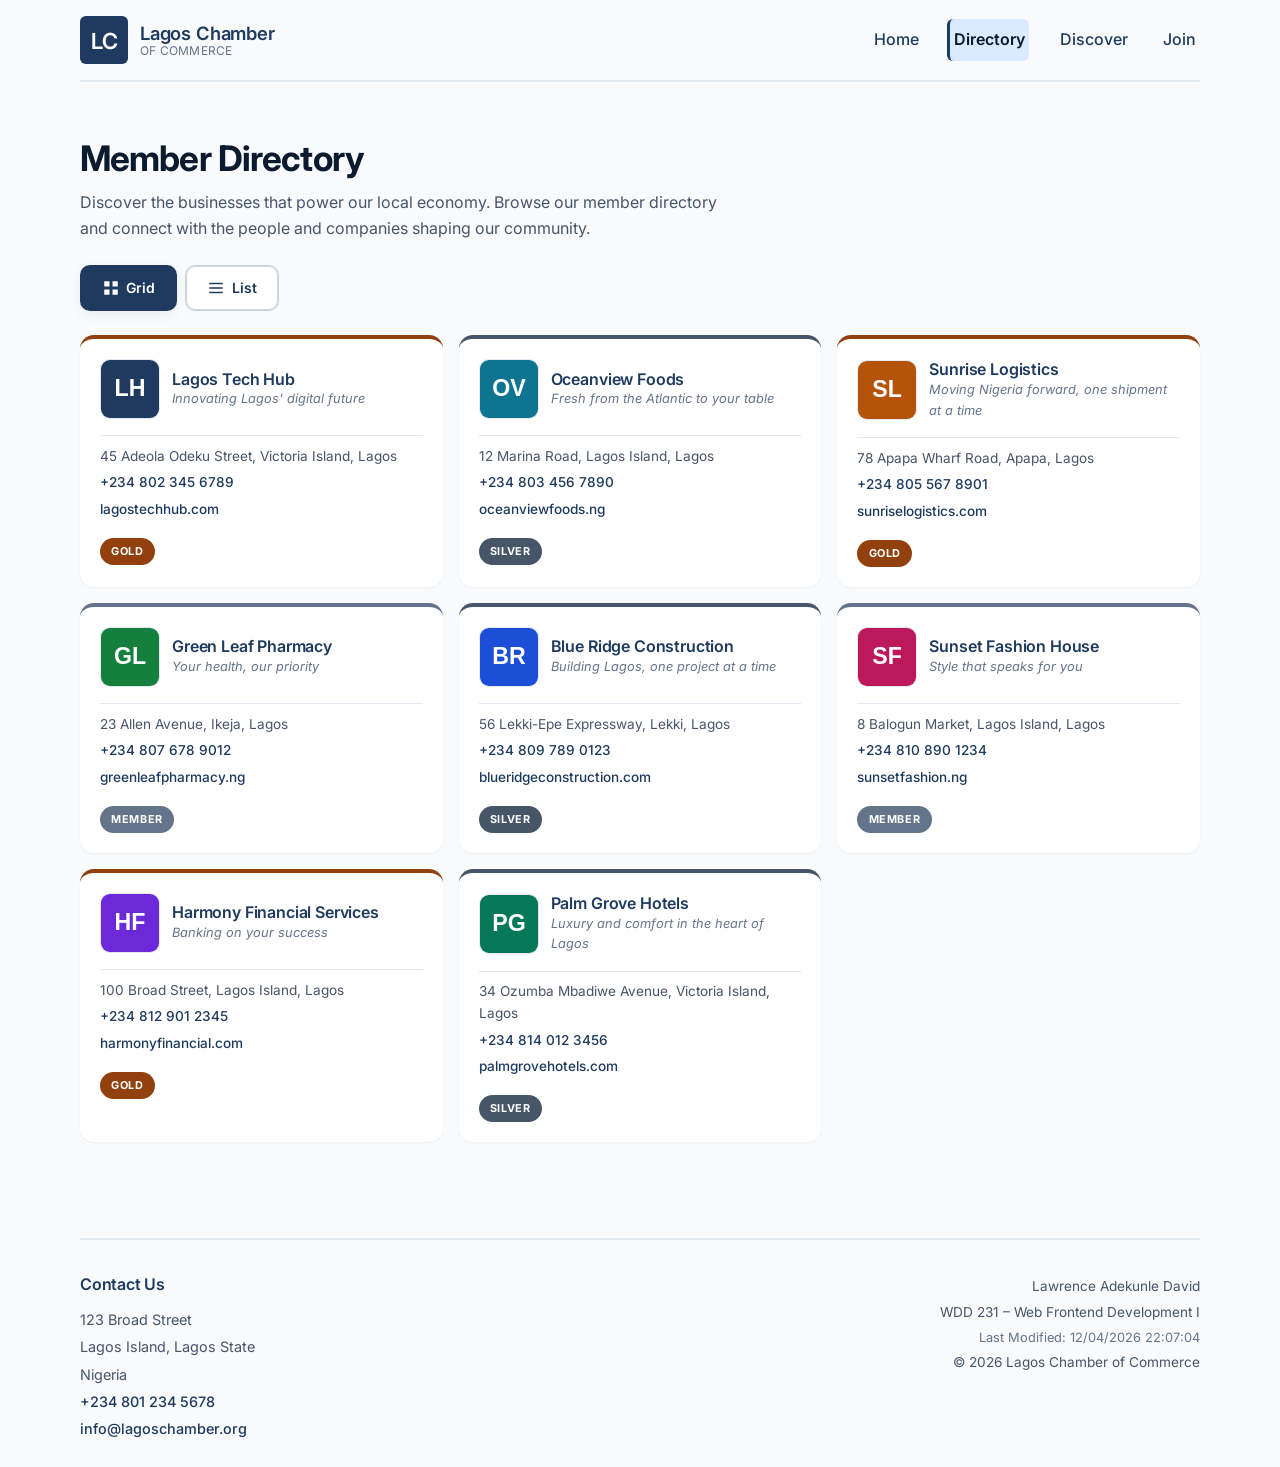
<file: chamber/directory.html>
<!DOCTYPE html>
<html lang="en">
<head>
    <meta charset="UTF-8" />
    <meta name="viewport" content="width=device-width, initial-scale=1.0" />
    <meta name="description" content="Lagos Chamber of Commerce member directory. Browse local businesses, connect with members, and grow your network in Lagos, Nigeria." />
    <meta name="author" content="Lawrence Adekunle David" />

    <!-- Facebook / Open Graph Meta -->
    <meta property="og:title" content="Lagos Chamber of Commerce – Member Directory" />
    <meta property="og:description" content="Discover local businesses and connect with the Lagos Chamber of Commerce member network." />
    <meta property="og:image" content="https://lawrenceadekunle.github.io/wdd231/chamber/images/og-image.webp" />
    <meta property="og:url" content="https://lawrenceadekunle.github.io/wdd231/chamber/directory.html" />
    <meta property="og:type" content="website" />

    <title>Directory | Lagos Chamber of Commerce</title>

    <!-- Favicon -->
    <link rel="icon" href="images/favicon.svg" type="image/svg+xml" />

    <!-- Google Fonts -->
    <link rel="preconnect" href="https://fonts.googleapis.com" />
    <link rel="preconnect" href="https://fonts.gstatic.com" crossorigin />
    <link href="https://fonts.googleapis.com/css2?family=Inter:opsz,wght@14..32,400;14..32,600&display=swap" rel="stylesheet" />

    <!-- CSS: normalize first, then small, then larger -->
    <link rel="stylesheet" href="styles/normalize.css" />
    <link rel="stylesheet" href="styles/small.css" />
    <link rel="stylesheet" href="styles/larger.css" />

    <!-- JavaScript: defer, no inline JS -->
    <script src="scripts/navigation.js" defer></script>
    <script src="scripts/date.js" defer></script>
    <script src="scripts/directory.js" defer></script>
</head>
<body>
    <header>
        <a href="../index.html" class="logo" aria-label="Lagos Chamber of Commerce home">
            <svg xmlns="http://www.w3.org/2000/svg" viewBox="0 0 100 100" width="48" height="48" aria-hidden="true">
                <rect width="100" height="100" rx="12" fill="#1e3a5f"/>
                <text x="50" y="68" font-family="Inter, sans-serif" font-size="46" fill="#ffffff" text-anchor="middle" font-weight="600">LC</text>
            </svg>
            <span class="site-title">
                <span class="site-name">Lagos Chamber</span>
                <span class="site-tagline">of Commerce</span>
            </span>
        </a>

        <button id="hamburger" aria-label="Toggle navigation menu" aria-expanded="false" aria-controls="primary-nav">
            <span class="bar"></span>
            <span class="bar"></span>
            <span class="bar"></span>
        </button>

        <nav id="primary-nav" aria-label="Main navigation">
            <ul>
                <li><a href="../index.html">Home</a></li>
                <li><a href="directory.html" class="active" aria-current="page">Directory</a></li>
                <li><a href="discover.html">Discover</a></li>
                <li><a href="join.html">Join</a></li>
            </ul>
        </nav>
    </header>

    <main>
        <h1>Member Directory</h1>
        <p class="intro">
            Discover the businesses that power our local economy. Browse our member
            directory and connect with the people and companies shaping our community.
        </p>

        <!-- View toggle: grid vs. list -->
        <div class="view-controls" role="group" aria-label="Choose directory view">
            <button id="grid-view" class="view-btn active-view" aria-pressed="true">
                <svg width="18" height="18" viewBox="0 0 24 24" fill="currentColor" aria-hidden="true">
                    <rect x="3" y="3" width="7" height="7"/>
                    <rect x="14" y="3" width="7" height="7"/>
                    <rect x="3" y="14" width="7" height="7"/>
                    <rect x="14" y="14" width="7" height="7"/>
                </svg>
                <span>Grid</span>
            </button>
            <button id="list-view" class="view-btn" aria-pressed="false">
                <svg width="18" height="18" viewBox="0 0 24 24" fill="currentColor" aria-hidden="true">
                    <rect x="3" y="5" width="18" height="2"/>
                    <rect x="3" y="11" width="18" height="2"/>
                    <rect x="3" y="17" width="18" height="2"/>
                </svg>
                <span>List</span>
            </button>
        </div>

        <!-- Members container: populated by directory.js -->
        <div id="members-container" class="members-grid" aria-live="polite" aria-busy="true"></div>
    </main>

    <footer>
        <div class="footer-contact">
            <h2>Contact Us</h2>
            <address>
                123 Broad Street<br />
                Lagos Island, Lagos State<br />
                Nigeria<br />
                <a href="tel:+2348012345678">+234 801 234 5678</a><br />
                <a href="mailto:info@lagoschamber.org">info@lagoschamber.org</a>
            </address>
        </div>

        <div class="footer-dev">
            <p>Lawrence Adekunle David</p>
            <p>WDD 231 – Web Frontend Development I</p>
            <p id="lastModified">Last Modified: </p>
            <p id="copyright">&copy; <span id="currentyear"></span> Lagos Chamber of Commerce</p>
        </div>
    </footer>
</body>
</html>
</file>
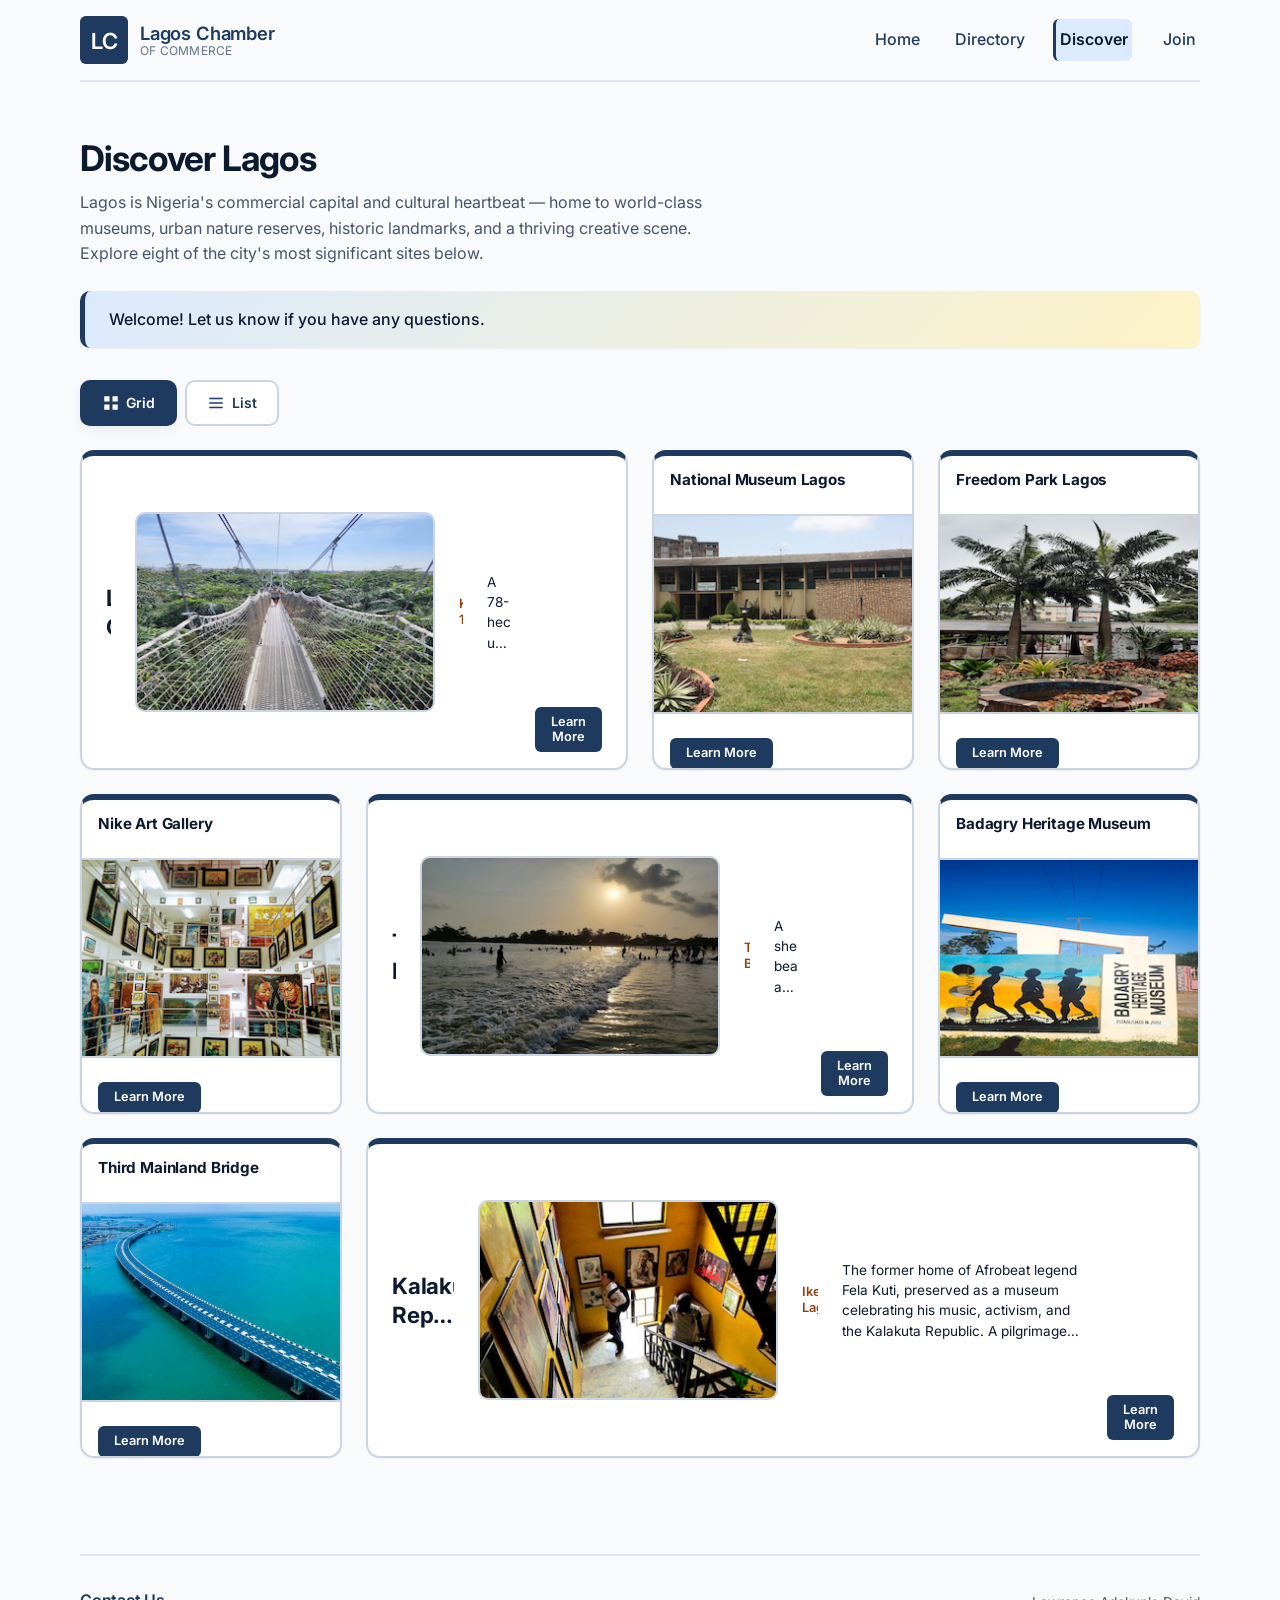
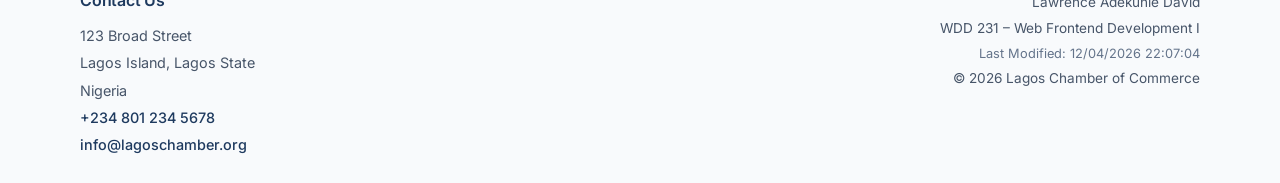
<file: chamber/discover.html>
<!DOCTYPE html>
<html lang="en">
<head>
    <meta charset="UTF-8">
    <meta name="viewport" content="width=device-width, initial-scale=1.0">
    <meta name="description" content="Discover Lagos — Nigeria's cultural and commercial capital. Explore museums, nature reserves, and historic landmarks with the Lagos Chamber.">
    <meta name="author" content="Lawrence Adekunle David">
    <meta name="theme-color" content="#1e3a5f">

    <meta property="og:title" content="Discover Lagos — Cultural Sites & Landmarks">
    <meta property="og:description" content="Explore Lagos's most significant cultural and natural attractions.">
    <meta property="og:image" content="https://lawrenetech.github.io/wdd231/chamber/images/hero.svg">
    <meta property="og:url" content="https://lawrenetech.github.io/wdd231/chamber/discover.html">
    <meta property="og:type" content="website">

    <title>Discover | Lagos Chamber of Commerce</title>

    <link rel="icon" href="images/favicon.svg" type="image/svg+xml">

    <link rel="preconnect" href="https://fonts.googleapis.com">
    <link rel="preconnect" href="https://fonts.gstatic.com" crossorigin>
    <link href="https://fonts.googleapis.com/css2?family=Inter:wght@400;600;700&display=swap" rel="stylesheet">

    <link rel="stylesheet" href="styles/normalize.css">
    <link rel="stylesheet" href="styles/small.css">
    <link rel="stylesheet" href="styles/larger.css">
    <link rel="stylesheet" href="styles/discover.css">
    <link rel="stylesheet" href="styles/larger_discover.css">

    <script src="scripts/navigation.js" defer></script>
    <script src="scripts/date.js" defer></script>
    <script src="scripts/discover.js" type="module"></script>
</head>
<body>
    <header>
        <a href="index.html" class="logo" aria-label="Lagos Chamber of Commerce home">
            <svg xmlns="http://www.w3.org/2000/svg" viewBox="0 0 100 100" width="48" height="48" aria-hidden="true">
                <rect width="100" height="100" rx="12" fill="#1e3a5f"/>
                <text x="50" y="68" font-family="Inter, sans-serif" font-size="46" fill="#ffffff" text-anchor="middle" font-weight="600">LC</text>
            </svg>
            <span class="site-title">
                <span class="site-name">Lagos Chamber</span>
                <span class="site-tagline">of Commerce</span>
            </span>
        </a>

        <button id="hamburger" aria-label="Toggle navigation menu" aria-expanded="false" aria-controls="primary-nav">
            <span class="bar"></span>
            <span class="bar"></span>
            <span class="bar"></span>
        </button>

        <nav id="primary-nav" aria-label="Main navigation">
            <ul>
                <li><a href="index.html">Home</a></li>
                <li><a href="directory.html">Directory</a></li>
                <li><a href="discover.html" class="active" aria-current="page">Discover</a></li>
                <li><a href="join.html">Join</a></li>
            </ul>
        </nav>
    </header>

    <main>
        <h1>Discover Lagos</h1>
        <p class="intro">
            Lagos is Nigeria's commercial capital and cultural heartbeat — home to world-class
            museums, urban nature reserves, historic landmarks, and a thriving creative scene.
            Explore eight of the city's most significant sites below.
        </p>

        <div id="visitor-message" class="visitor-message" role="status" aria-live="polite">
            <p>Loading visitor information…</p>
        </div>

        <div class="view-controls" role="group" aria-label="Choose display view">
            <button id="grid-view" class="view-btn active-view" aria-pressed="true">
                <svg width="18" height="18" viewBox="0 0 24 24" fill="currentColor" aria-hidden="true">
                    <rect x="3" y="3" width="7" height="7"/>
                    <rect x="14" y="3" width="7" height="7"/>
                    <rect x="3" y="14" width="7" height="7"/>
                    <rect x="14" y="14" width="7" height="7"/>
                </svg>
                <span>Grid</span>
            </button>
            <button id="list-view" class="view-btn" aria-pressed="false">
                <svg width="18" height="18" viewBox="0 0 24 24" fill="currentColor" aria-hidden="true">
                    <rect x="3" y="5" width="18" height="2"/>
                    <rect x="3" y="11" width="18" height="2"/>
                    <rect x="3" y="17" width="18" height="2"/>
                </svg>
                <span>List</span>
            </button>
        </div>

        <div id="places-grid" class="places-grid" aria-busy="true">
            <p class="loading">Loading places…</p>
        </div>
    </main>

    <footer>
        <div class="footer-contact">
            <h2>Contact Us</h2>
            <address>
                123 Broad Street<br>
                Lagos Island, Lagos State<br>
                Nigeria<br>
                <a href="tel:+2348012345678">+234 801 234 5678</a><br>
                <a href="mailto:info@lagoschamber.org">info@lagoschamber.org</a>
            </address>
        </div>

        <div class="footer-dev">
            <p>Lawrence Adekunle David</p>
            <p>WDD 231 – Web Frontend Development I</p>
            <p id="lastModified">Last Modified: </p>
            <p id="copyright">&copy; <span id="currentyear"></span> Lagos Chamber of Commerce</p>
        </div>
    </footer>
</body>
</html>
</file>
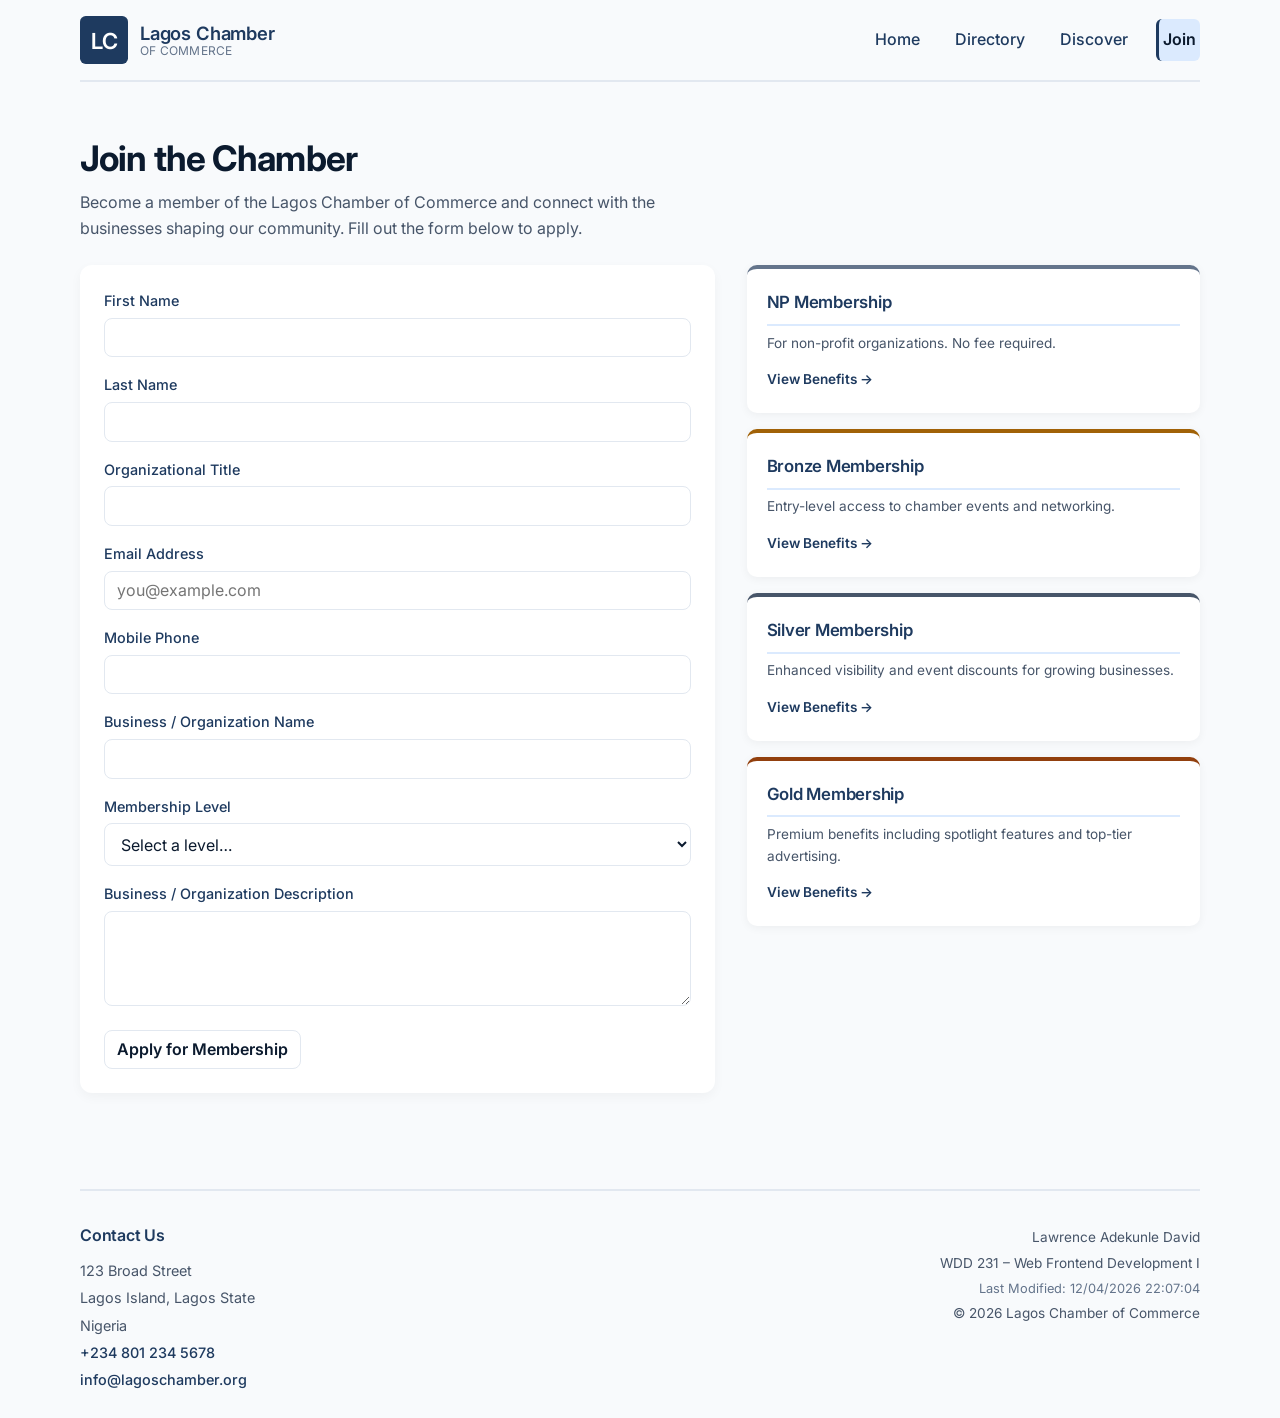
<file: chamber/join.html>
<!DOCTYPE html>
<html lang="en">
<head>
    <meta charset="UTF-8" />
    <meta name="viewport" content="width=device-width, initial-scale=1.0" />
    <meta name="description" content="Join the Lagos Chamber of Commerce. Apply for membership and connect with local businesses in Lagos, Nigeria." />
    <meta name="author" content="Lawrence Adekunle David" />
    <meta name="theme-color" content="#1e3a5f" />

    <meta property="og:title" content="Join the Lagos Chamber of Commerce" />
    <meta property="og:description" content="Apply for membership and grow your business with the Lagos Chamber of Commerce." />
    <meta property="og:image" content="https://lawrenetech.github.io/wdd231/chamber/images/hero.svg" />
    <meta property="og:url" content="https://lawrenetech.github.io/wdd231/chamber/join.html" />
    <meta property="og:type" content="website" />

    <title>Join | Lagos Chamber of Commerce</title>

    <link rel="icon" href="images/favicon.svg" type="image/svg+xml" />

    <link rel="preconnect" href="https://fonts.googleapis.com" />
    <link rel="preconnect" href="https://fonts.gstatic.com" crossorigin />
    <link href="https://fonts.googleapis.com/css2?family=Inter:wght@400;600&display=swap" rel="stylesheet" />

    <link rel="stylesheet" href="styles/normalize.css" />
    <link rel="stylesheet" href="styles/small.css" />
    <link rel="stylesheet" href="styles/larger.css" />

    <script src="scripts/navigation.js" defer></script>
    <script src="scripts/date.js" defer></script>
    <script src="scripts/join.js" defer></script>
</head>
<body>
    <header>
        <a href="index.html" class="logo" aria-label="Lagos Chamber of Commerce home">
            <svg xmlns="http://www.w3.org/2000/svg" viewBox="0 0 100 100" width="48" height="48" aria-hidden="true">
                <rect width="100" height="100" rx="12" fill="#1e3a5f"/>
                <text x="50" y="68" font-family="Inter, sans-serif" font-size="46" fill="#ffffff" text-anchor="middle" font-weight="600">LC</text>
            </svg>
            <span class="site-title">
                <span class="site-name">Lagos Chamber</span>
                <span class="site-tagline">of Commerce</span>
            </span>
        </a>

        <button id="hamburger" aria-label="Toggle navigation menu" aria-expanded="false" aria-controls="primary-nav">
            <span class="bar"></span>
            <span class="bar"></span>
            <span class="bar"></span>
        </button>

        <nav id="primary-nav" aria-label="Main navigation">
            <ul>
                <li><a href="index.html">Home</a></li>
                <li><a href="directory.html">Directory</a></li>
                <li><a href="discover.html">Discover</a></li>
                <li><a href="join.html" class="active" aria-current="page">Join</a></li>
            </ul>
        </nav>
    </header>

    <main class="join-main">
        <h1>Join the Chamber</h1>
        <p class="intro">
            Become a member of the Lagos Chamber of Commerce and connect with the
            businesses shaping our community. Fill out the form below to apply.
        </p>

        <div class="join-layout">
            <!-- FORM -->
            <form action="thankyou.html" method="get" class="join-form">
                <label>
                    First Name
                    <input type="text"
                           name="firstName"
                           title="Applicant's first name"
                           autocomplete="given-name"
                           required />
                </label>

                <label>
                    Last Name
                    <input type="text"
                           name="lastName"
                           title="Applicant's last name"
                           autocomplete="family-name"
                           required />
                </label>

                <label>
                    Organizational Title
                    <input type="text"
                           name="orgTitle"
                           title="Your title within your organization (alpha, hyphens, spaces only, min 7 characters)"
                           autocomplete="organization-title"
                           pattern="[A-Za-z\-\s]{7,}"
                           minlength="7" />
                </label>

                <label>
                    Email Address
                    <input type="email"
                           name="email"
                           title="Your email address"
                           autocomplete="email"
                           placeholder="you@example.com"
                           required />
                </label>

                <label>
                    Mobile Phone
                    <input type="tel"
                           name="phone"
                           title="Your mobile phone number"
                           autocomplete="tel"
                           required />
                </label>

                <label>
                    Business / Organization Name
                    <input type="text"
                           name="organization"
                           title="Your business or organization name"
                           autocomplete="organization"
                           required />
                </label>

                <label>
                    Membership Level
                    <select name="membership" title="Choose a membership level" required>
                        <option value="" disabled selected>Select a level…</option>
                        <option value="np">NP Membership (Non-profit, no fee)</option>
                        <option value="bronze">Bronze Membership</option>
                        <option value="silver">Silver Membership</option>
                        <option value="gold">Gold Membership</option>
                    </select>
                </label>

                <label>
                    Business / Organization Description
                    <textarea name="description"
                              title="Describe your business or organization"
                              rows="4"></textarea>
                </label>

                <input type="hidden" name="timestamp" id="timestamp" />

                <input type="submit" value="Apply for Membership" class="submit-btn" />
            </form>

            <!-- MEMBERSHIP CARDS -->
            <aside class="membership-cards" aria-label="Membership levels">
                <div class="card card-np">
                    <h2>NP Membership</h2>
                    <p>For non-profit organizations. No fee required.</p>
                    <a href="#modal-np" class="modal-link" data-modal="modal-np">View Benefits →</a>
                </div>
                <div class="card card-bronze">
                    <h2>Bronze Membership</h2>
                    <p>Entry-level access to chamber events and networking.</p>
                    <a href="#modal-bronze" class="modal-link" data-modal="modal-bronze">View Benefits →</a>
                </div>
                <div class="card card-silver">
                    <h2>Silver Membership</h2>
                    <p>Enhanced visibility and event discounts for growing businesses.</p>
                    <a href="#modal-silver" class="modal-link" data-modal="modal-silver">View Benefits →</a>
                </div>
                <div class="card card-gold">
                    <h2>Gold Membership</h2>
                    <p>Premium benefits including spotlight features and top-tier advertising.</p>
                    <a href="#modal-gold" class="modal-link" data-modal="modal-gold">View Benefits →</a>
                </div>
            </aside>
        </div>

        <!-- MODALS -->
        <dialog id="modal-np" class="membership-modal">
            <h2>NP Membership Benefits</h2>
            <ul>
                <li>No annual fee</li>
                <li>Access to monthly networking events</li>
                <li>Listing in the member directory</li>
                <li>Access to community training workshops</li>
            </ul>
            <button class="close-modal" aria-label="Close">Close</button>
        </dialog>

        <dialog id="modal-bronze" class="membership-modal">
            <h2>Bronze Membership Benefits</h2>
            <ul>
                <li>Annual fee: ₦50,000</li>
                <li>All NP benefits</li>
                <li>10% discount on chamber events</li>
                <li>Quarterly newsletter feature</li>
                <li>Access to members-only forums</li>
            </ul>
            <button class="close-modal" aria-label="Close">Close</button>
        </dialog>

        <dialog id="modal-silver" class="membership-modal">
            <h2>Silver Membership Benefits</h2>
            <ul>
                <li>Annual fee: ₦120,000</li>
                <li>All Bronze benefits</li>
                <li>20% discount on chamber events</li>
                <li>Rotating spotlight on the chamber home page</li>
                <li>Free entry to two training workshops per year</li>
            </ul>
            <button class="close-modal" aria-label="Close">Close</button>
        </dialog>

        <dialog id="modal-gold" class="membership-modal">
            <h2>Gold Membership Benefits</h2>
            <ul>
                <li>Annual fee: ₦250,000</li>
                <li>All Silver benefits</li>
                <li>30% discount on chamber events</li>
                <li>Premium spotlight position on the home page</li>
                <li>Free entry to all training workshops</li>
                <li>Featured advertisement in the annual chamber report</li>
            </ul>
            <button class="close-modal" aria-label="Close">Close</button>
        </dialog>
    </main>

    <footer>
        <div class="footer-contact">
            <h2>Contact Us</h2>
            <address>
                123 Broad Street<br />
                Lagos Island, Lagos State<br />
                Nigeria<br />
                <a href="tel:+2348012345678">+234 801 234 5678</a><br />
                <a href="mailto:info@lagoschamber.org">info@lagoschamber.org</a>
            </address>
        </div>

        <div class="footer-dev">
            <p>Lawrence Adekunle David</p>
            <p>WDD 231 – Web Frontend Development I</p>
            <p id="lastModified">Last Modified: </p>
            <p id="copyright">&copy; <span id="currentyear"></span> Lagos Chamber of Commerce</p>
        </div>
    </footer>
</body>
</html>
</file>
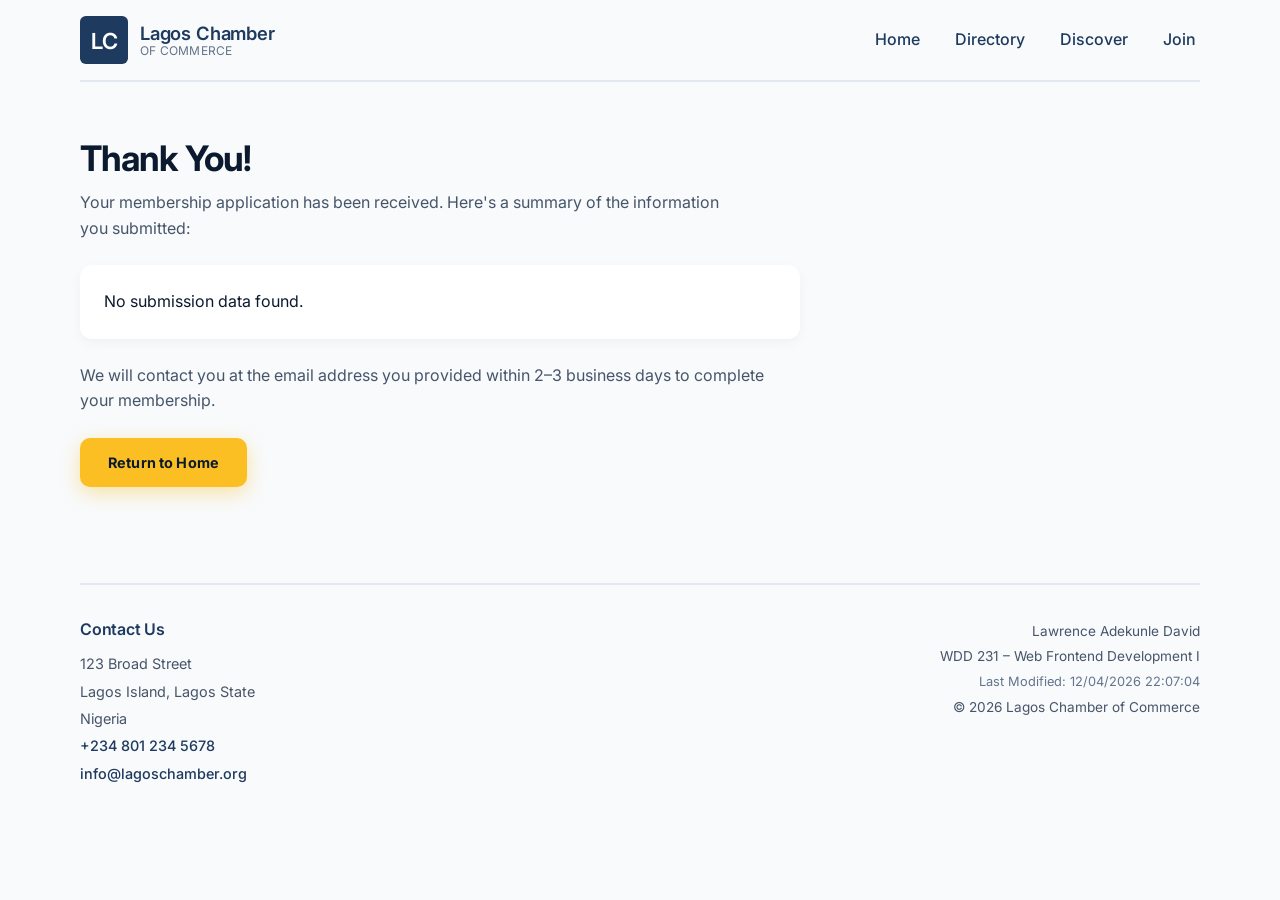
<file: chamber/thankyou.html>
<!DOCTYPE html>
<html lang="en">
<head>
    <meta charset="UTF-8" />
    <meta name="viewport" content="width=device-width, initial-scale=1.0" />
    <meta name="description" content="Thank you for applying to the Lagos Chamber of Commerce." />
    <meta name="author" content="Lawrence Adekunle David" />
    <meta name="theme-color" content="#1e3a5f" />

    <title>Thank You | Lagos Chamber of Commerce</title>

    <link rel="icon" href="images/favicon.svg" type="image/svg+xml" />

    <link rel="preconnect" href="https://fonts.googleapis.com" />
    <link rel="preconnect" href="https://fonts.gstatic.com" crossorigin />
    <link href="https://fonts.googleapis.com/css2?family=Inter:wght@400;600&display=swap" rel="stylesheet" />

    <link rel="stylesheet" href="styles/normalize.css" />
    <link rel="stylesheet" href="styles/small.css" />
    <link rel="stylesheet" href="styles/larger.css" />

    <script src="scripts/navigation.js" defer></script>
    <script src="scripts/date.js" defer></script>
    <script src="scripts/thankyou.js" defer></script>
</head>
<body>
    <header>
        <a href="index.html" class="logo" aria-label="Lagos Chamber of Commerce home">
            <svg xmlns="http://www.w3.org/2000/svg" viewBox="0 0 100 100" width="48" height="48" aria-hidden="true">
                <rect width="100" height="100" rx="12" fill="#1e3a5f"/>
                <text x="50" y="68" font-family="Inter, sans-serif" font-size="46" fill="#ffffff" text-anchor="middle" font-weight="600">LC</text>
            </svg>
            <span class="site-title">
                <span class="site-name">Lagos Chamber</span>
                <span class="site-tagline">of Commerce</span>
            </span>
        </a>

        <button id="hamburger" aria-label="Toggle navigation menu" aria-expanded="false" aria-controls="primary-nav">
            <span class="bar"></span>
            <span class="bar"></span>
            <span class="bar"></span>
        </button>

        <nav id="primary-nav" aria-label="Main navigation">
            <ul>
                <li><a href="index.html">Home</a></li>
                <li><a href="directory.html">Directory</a></li>
                <li><a href="discover.html">Discover</a></li>
                <li><a href="join.html">Join</a></li>
            </ul>
        </nav>
    </header>

    <main class="thankyou-main">
        <h1>Thank You!</h1>
        <p class="intro">
            Your membership application has been received. Here's a summary of
            the information you submitted:
        </p>

        <dl class="submission-summary" id="submission-summary">
            <!-- Filled by thankyou.js -->
        </dl>

        <p class="thankyou-note">
            We will contact you at the email address you provided within 2–3 business
            days to complete your membership.
        </p>

        <a href="index.html" class="cta-button">Return to Home</a>
    </main>

    <footer>
        <div class="footer-contact">
            <h2>Contact Us</h2>
            <address>
                123 Broad Street<br />
                Lagos Island, Lagos State<br />
                Nigeria<br />
                <a href="tel:+2348012345678">+234 801 234 5678</a><br />
                <a href="mailto:info@lagoschamber.org">info@lagoschamber.org</a>
            </address>
        </div>

        <div class="footer-dev">
            <p>Lawrence Adekunle David</p>
            <p>WDD 231 – Web Frontend Development I</p>
            <p id="lastModified">Last Modified: </p>
            <p id="copyright">&copy; <span id="currentyear"></span> Lagos Chamber of Commerce</p>
        </div>
    </footer>
</body>
</html>
</file>
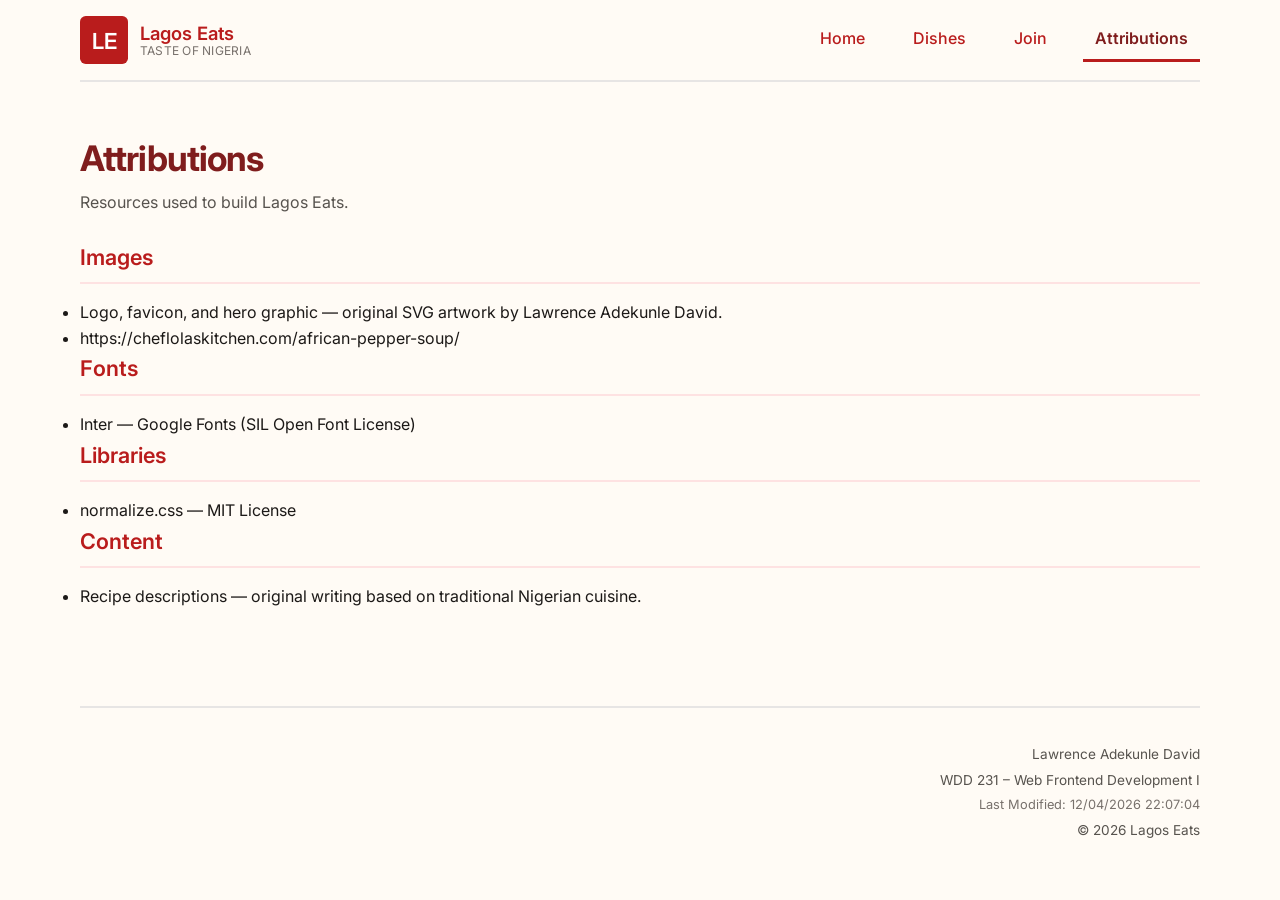
<file: final/attributions.html>
<!DOCTYPE html>
<html lang="en">
<head>
    <meta charset="UTF-8">
    <meta name="viewport" content="width=device-width, initial-scale=1.0">
    <meta name="description" content="Attributions for the Lagos Eats project — image credits, fonts, and resources used.">
    <meta name="author" content="Lawrence Adekunle David">
    <meta name="theme-color" content="#b91c1c">

   <meta property="og:title" content="Attributions | Lagos Eats">
<meta property="og:description" content="Credits for images, fonts, and libraries used in Lagos Eats.">
<meta property="og:image" content="https://lawrenetech.github.io/wdd231/final/images/hero.svg">
<meta property="og:url" content="https://lawrenetech.github.io/wdd231/final/attributions.html">
<meta property="og:type" content="website">
<meta property="og:type" content="website">

    <title>Attributions | Lagos Eats</title>

    <link rel="icon" href="images/favicon.svg" type="image/svg+xml">
    <link rel="preconnect" href="https://fonts.googleapis.com">
    <link rel="preconnect" href="https://fonts.gstatic.com" crossorigin>
    <link href="https://fonts.googleapis.com/css2?family=Inter:wght@400;600;700&display=swap" rel="stylesheet">

    <link rel="stylesheet" href="styles/normalize.css">
    <link rel="stylesheet" href="styles/small.css">
    <link rel="stylesheet" href="styles/larger.css">

    <script src="scripts/navigation.js" defer></script>
    <script src="scripts/date.js" defer></script>
</head>
<body>
    <header>
        <a href="index.html" class="logo" aria-label="Lagos Eats home">
            <svg xmlns="http://www.w3.org/2000/svg" viewBox="0 0 100 100" width="48" height="48" aria-hidden="true">
                <rect width="100" height="100" rx="12" fill="#b91c1c"/>
                <text x="50" y="68" font-family="Inter" font-size="46" fill="#fff" text-anchor="middle" font-weight="600">LE</text>
            </svg>
            <span class="site-title">
                <span class="site-name">Lagos Eats</span>
                <span class="site-tagline">Taste of Nigeria</span>
            </span>
        </a>

        <button id="hamburger" aria-label="Toggle navigation" aria-expanded="false" aria-controls="primary-nav">
            <span class="bar"></span>
            <span class="bar"></span>
            <span class="bar"></span>
        </button>

        <nav id="primary-nav" aria-label="Main navigation">
            <ul>
                <li><a href="index.html">Home</a></li>
                <li><a href="dishes.html">Dishes</a></li>
                <li><a href="join.html">Join</a></li>
                <li><a href="attributions.html" class="active" aria-current="page">Attributions</a></li>
            </ul>
        </nav>
    </header>

    <main>
        <h1>Attributions</h1>
        <p class="intro">Resources used to build Lagos Eats.</p>

        <section>
            <h2>Images</h2>
            <ul>
                <li>Logo, favicon, and hero graphic — original SVG artwork by Lawrence Adekunle David.</li>
                <li>https://cheflolaskitchen.com/african-pepper-soup/</li>
            </ul>
        </section>

        <section>
            <h2>Fonts</h2>
            <ul>
                <li>Inter — Google Fonts (SIL Open Font License)</li>
            </ul>
        </section>

        <section>
            <h2>Libraries</h2>
            <ul>
                <li>normalize.css — MIT License</li>
            </ul>
        </section>

        <section>
            <h2>Content</h2>
            <ul>
                <li>Recipe descriptions — original writing based on traditional Nigerian cuisine.</li>
            </ul>
        </section>
    </main>

    <footer>
        <div class="footer-dev">
            <p>Lawrence Adekunle David</p>
            <p>WDD 231 – Web Frontend Development I</p>
            <p id="lastModified">Last Modified: </p>
            <p id="copyright">&copy; <span id="currentyear"></span> Lagos Eats</p>
        </div>
    </footer>
</body>
</html>
</file>
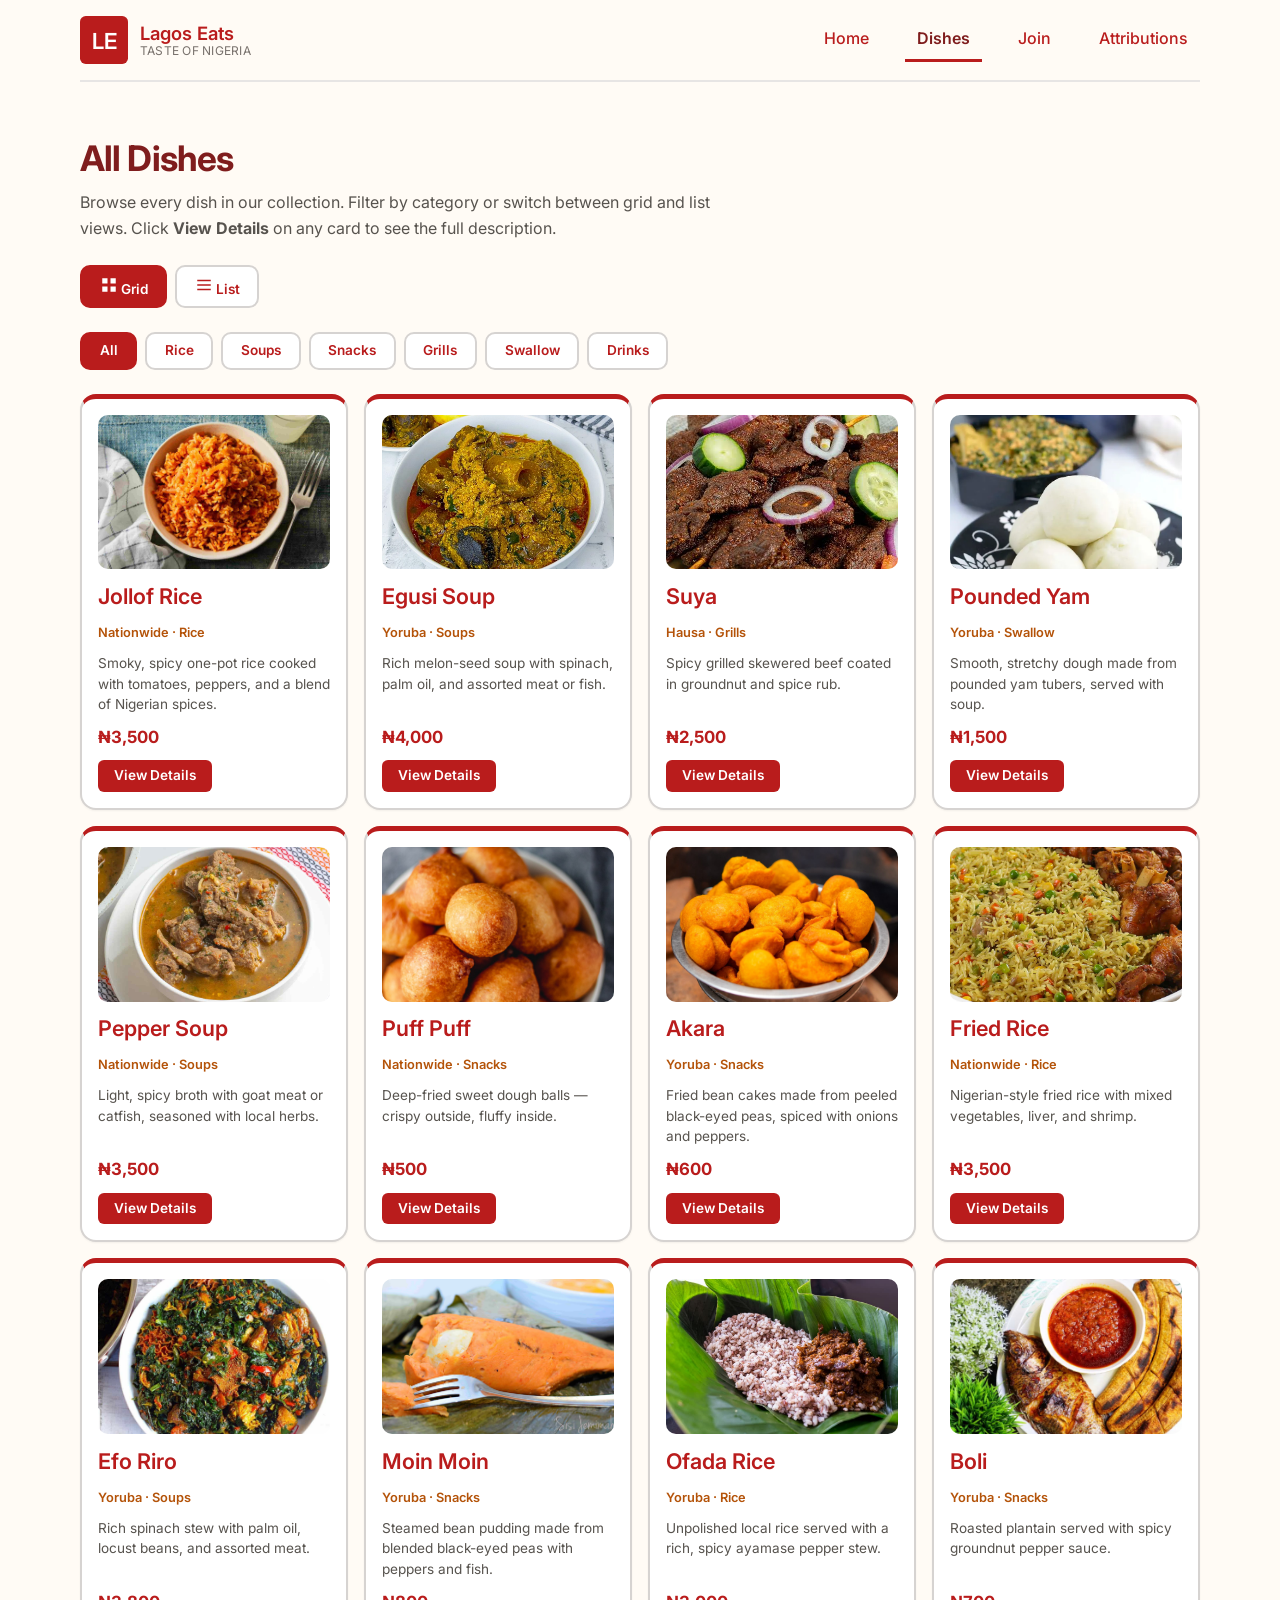
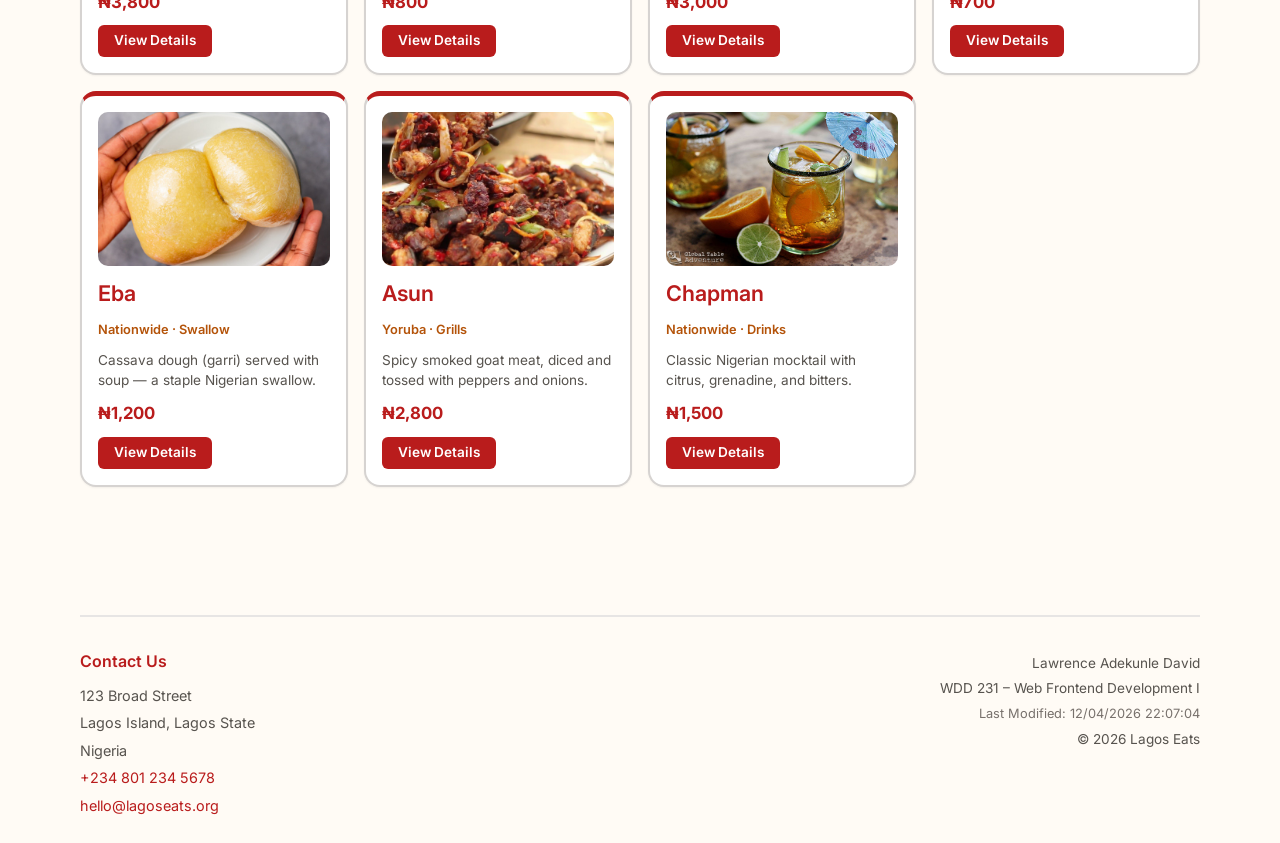
<file: final/dishes.html>
<!DOCTYPE html>
<html lang="en">
<head>
    <meta charset="UTF-8">
    <meta name="viewport" content="width=device-width, initial-scale=1.0">
    <meta name="description" content="Browse 15+ traditional Nigerian dishes by category — rice, soups, snacks, grills, and more. Lagos Eats brings authentic recipes to your table.">
    <meta name="author" content="Lawrence Adekunle David">
    <meta name="theme-color" content="#b91c1c">

    <meta property="og:title" content="All Dishes | Lagos Eats">
    <meta property="og:description" content="Explore 15+ traditional Nigerian dishes from every region.">
    <meta property="og:type" content="website">

    <meta property="og:title" content="All Dishes | Lagos Eats">
<meta property="og:description" content="Browse 15+ traditional Nigerian dishes by category — rice, soups, snacks, grills, and more.">
<meta property="og:image" content="https://lawrenetech.github.io/wdd231/final/images/hero.svg">
<meta property="og:url" content="https://lawrenetech.github.io/wdd231/final/dishes.html">
<meta property="og:type" content="website">

    <title>Dishes | Lagos Eats</title>

    <link rel="icon" href="images/favicon.svg" type="image/svg+xml">

    <link rel="preconnect" href="https://fonts.googleapis.com">
    <link rel="preconnect" href="https://fonts.gstatic.com" crossorigin>
    <link href="https://fonts.googleapis.com/css2?family=Inter:wght@400;600;700&display=swap" rel="stylesheet">

    <link rel="stylesheet" href="styles/normalize.css">
    <link rel="stylesheet" href="styles/small.css">
    <link rel="stylesheet" href="styles/larger.css">
    <link rel="stylesheet" href="styles/modals.css">

    <script src="scripts/navigation.js" defer></script>
    <script src="scripts/date.js" defer></script>
    <script src="scripts/dishes.js" type="module"></script>
</head>
<body>
    <header>
        <a href="index.html" class="logo" aria-label="Lagos Eats home">
            <svg xmlns="http://www.w3.org/2000/svg" viewBox="0 0 100 100" width="48" height="48" aria-hidden="true">
                <rect width="100" height="100" rx="12" fill="#b91c1c"/>
                <text x="50" y="68" font-family="Inter" font-size="46" fill="#ffffff" text-anchor="middle" font-weight="600">LE</text>
            </svg>
            <span class="site-title">
                <span class="site-name">Lagos Eats</span>
                <span class="site-tagline">Taste of Nigeria</span>
            </span>
        </a>

        <button id="hamburger" aria-label="Toggle navigation" aria-expanded="false" aria-controls="primary-nav">
            <span class="bar"></span>
            <span class="bar"></span>
            <span class="bar"></span>
        </button>

        <nav id="primary-nav" aria-label="Main navigation">
            <ul>
                <li><a href="index.html">Home</a></li>
                <li><a href="dishes.html" class="active" aria-current="page">Dishes</a></li>
                <li><a href="join.html">Join</a></li>
                <li><a href="attributions.html">Attributions</a></li>
            </ul>
        </nav>
    </header>

    <main>
        <h1>All Dishes</h1>
        <p class="intro">
            Browse every dish in our collection. Filter by category or switch
            between grid and list views. Click <strong>View Details</strong> on
            any card to see the full description.
        </p>

        <!-- View toggle: Grid / List -->
        <div class="view-controls" role="group" aria-label="Choose display view">
            <button id="grid-view" class="view-btn active-view" aria-pressed="true">
                <svg width="18" height="18" viewBox="0 0 24 24" fill="currentColor" aria-hidden="true">
                    <rect x="3" y="3" width="7" height="7"/>
                    <rect x="14" y="3" width="7" height="7"/>
                    <rect x="3" y="14" width="7" height="7"/>
                    <rect x="14" y="14" width="7" height="7"/>
                </svg>
                <span>Grid</span>
            </button>
            <button id="list-view" class="view-btn" aria-pressed="false">
                <svg width="18" height="18" viewBox="0 0 24 24" fill="currentColor" aria-hidden="true">
                    <rect x="3" y="5" width="18" height="2"/>
                    <rect x="3" y="11" width="18" height="2"/>
                    <rect x="3" y="17" width="18" height="2"/>
                </svg>
                <span>List</span>
            </button>
        </div>

        <!-- Category filter -->
        <div class="filter-controls" role="group" aria-label="Filter dishes by category">
            <button class="filter-btn active-filter" data-category="all">All</button>
            <button class="filter-btn" data-category="Rice">Rice</button>
            <button class="filter-btn" data-category="Soups">Soups</button>
            <button class="filter-btn" data-category="Snacks">Snacks</button>
            <button class="filter-btn" data-category="Grills">Grills</button>
            <button class="filter-btn" data-category="Swallow">Swallow</button>
            <button class="filter-btn" data-category="Drinks">Drinks</button>
        </div>

        <!-- Count display (updated by JS) -->
        <p id="results-count" class="results-count" aria-live="polite"></p>

        <!-- Dishes container (populated by dishes.js) -->
        <div id="dishes-grid" class="dishes-grid" aria-busy="true">
            <p class="loading">Loading dishes…</p>
        </div>
    </main>

    <footer>
        <div class="footer-contact">
            <h2>Contact Us</h2>
            <address>
                123 Broad Street<br>
                Lagos Island, Lagos State<br>
                Nigeria<br>
                <a href="tel:+2348012345678">+234 801 234 5678</a><br>
                <a href="mailto:hello@lagoseats.org">hello@lagoseats.org</a>
            </address>
        </div>

        <div class="footer-dev">
            <p>Lawrence Adekunle David</p>
            <p>WDD 231 – Web Frontend Development I</p>
            <p id="lastModified">Last Modified: </p>
            <p id="copyright">&copy; <span id="currentyear"></span> Lagos Eats</p>
        </div>
    </footer>
</body>
</html>
</file>
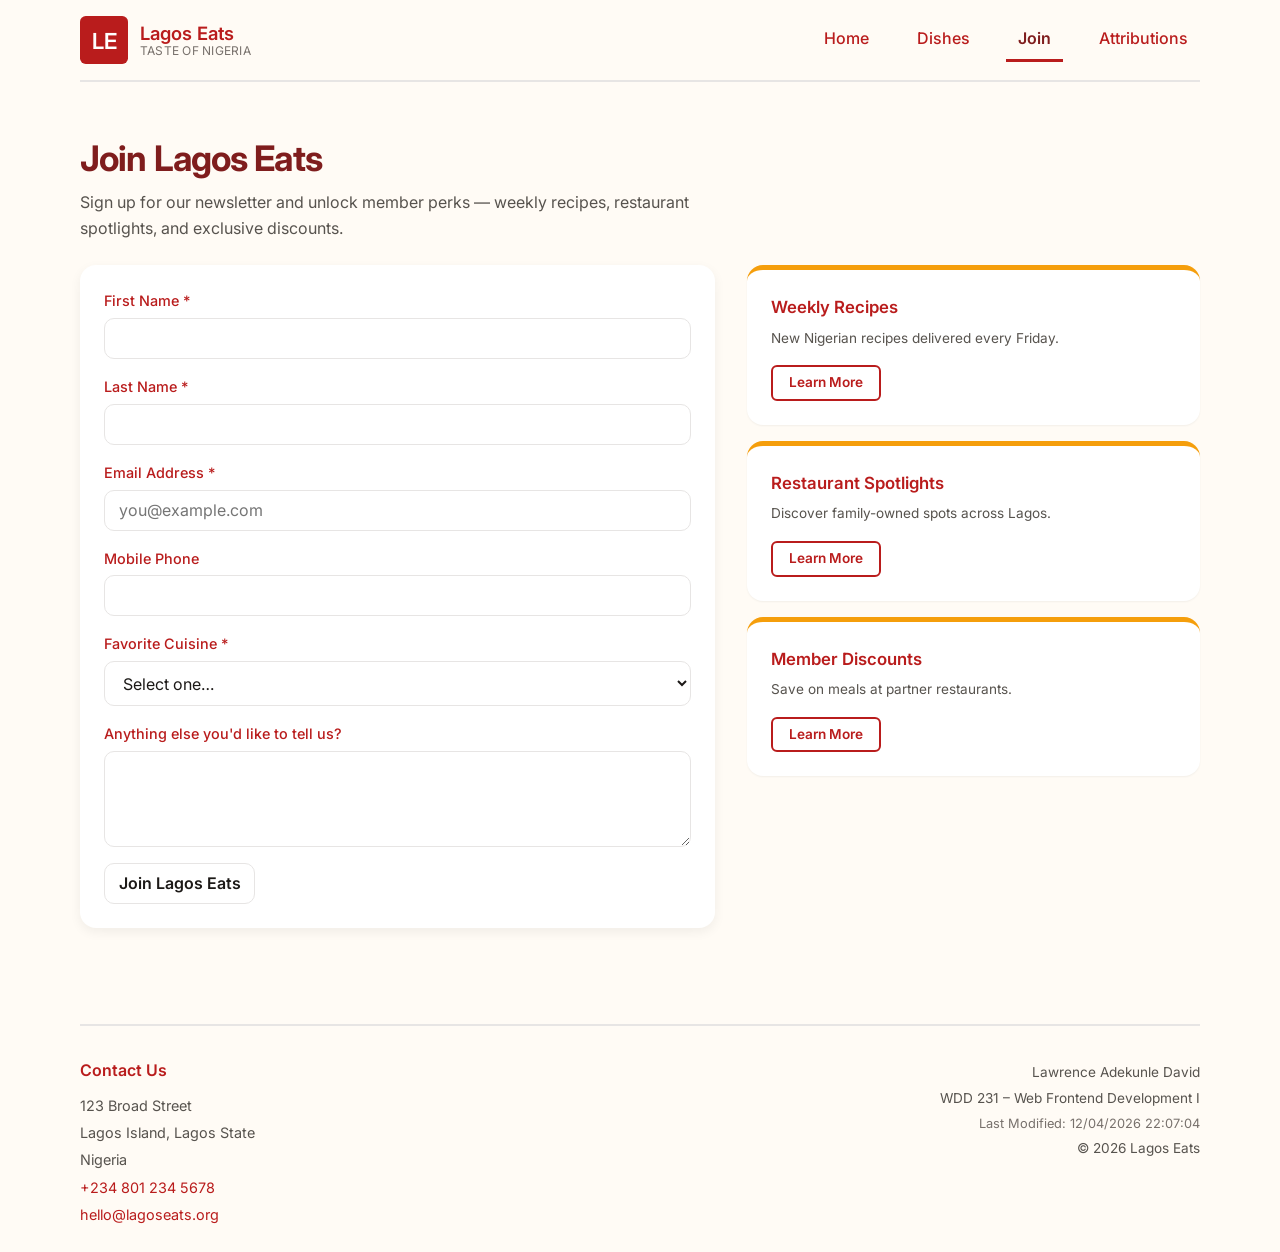
<file: final/join.html>
<!DOCTYPE html>
<html lang="en">
<head>
    <meta charset="UTF-8">
    <meta name="viewport" content="width=device-width, initial-scale=1.0">
    <meta name="description" content="Join the Lagos Eats community — weekly recipes, new restaurant spotlights, and member discounts.">
    <meta name="author" content="Lawrence Adekunle David">
    <meta name="theme-color" content="#b91c1c">

    <meta property="og:title" content="Join Lagos Eats">
<meta property="og:description" content="Sign up for weekly recipes, restaurant spotlights, and member discounts.">
<meta property="og:image" content="https://lawrenetech.github.io/wdd231/final/images/hero.svg">
<meta property="og:url" content="https://lawrenetech.github.io/wdd231/final/join.html">
<meta property="og:type" content="website">
    <title>Join | Lagos Eats</title>

    <link rel="icon" href="images/favicon.svg" type="image/svg+xml">
    <link rel="preconnect" href="https://fonts.googleapis.com">
    <link rel="preconnect" href="https://fonts.gstatic.com" crossorigin>
    <link href="https://fonts.googleapis.com/css2?family=Inter:wght@400;600;700&display=swap" rel="stylesheet">

    <link rel="stylesheet" href="styles/normalize.css">
    <link rel="stylesheet" href="styles/small.css">
    <link rel="stylesheet" href="styles/larger.css">

    <script src="scripts/navigation.js" defer></script>
    <script src="scripts/date.js" defer></script>
    <script src="scripts/join.js" type="module"></script>
</head>
<body>
    <header>
        <a href="index.html" class="logo" aria-label="Lagos Eats home">
            <svg xmlns="http://www.w3.org/2000/svg" viewBox="0 0 100 100" width="48" height="48" aria-hidden="true">
                <rect width="100" height="100" rx="12" fill="#b91c1c"/>
                <text x="50" y="68" font-family="Inter" font-size="46" fill="#fff" text-anchor="middle" font-weight="600">LE</text>
            </svg>
            <span class="site-title">
                <span class="site-name">Lagos Eats</span>
                <span class="site-tagline">Taste of Nigeria</span>
            </span>
        </a>

        <button id="hamburger" aria-label="Toggle navigation" aria-expanded="false" aria-controls="primary-nav">
            <span class="bar"></span>
            <span class="bar"></span>
            <span class="bar"></span>
        </button>

        <nav id="primary-nav" aria-label="Main navigation">
            <ul>
                <li><a href="index.html">Home</a></li>
                <li><a href="dishes.html">Dishes</a></li>
                <li><a href="join.html" class="active" aria-current="page">Join</a></li>
                <li><a href="attributions.html">Attributions</a></li>
            </ul>
        </nav>
    </header>

    <main>
        <h1>Join Lagos Eats</h1>
        <p class="intro">
            Sign up for our newsletter and unlock member perks — weekly recipes,
            restaurant spotlights, and exclusive discounts.
        </p>

        <div class="join-layout">
            <form action="thankyou.html" method="get" class="join-form">
                <label>
                    First Name *
                    <input type="text" name="firstName" autocomplete="given-name" required>
                </label>

                <label>
                    Last Name *
                    <input type="text" name="lastName" autocomplete="family-name" required>
                </label>

                <label>
                    Email Address *
                    <input type="email" name="email" autocomplete="email" placeholder="you@example.com" required>
                </label>

                <label>
                    Mobile Phone
                    <input type="tel" name="phone" autocomplete="tel">
                </label>

                <label>
                    Favorite Cuisine *
                    <select name="cuisine" required>
                        <option value="" disabled selected>Select one…</option>
                        <option value="yoruba">Yoruba</option>
                        <option value="igbo">Igbo</option>
                        <option value="hausa">Hausa</option>
                        <option value="mixed">Mixed / All</option>
                    </select>
                </label>

                <label>
                    Anything else you'd like to tell us?
                    <textarea name="message" rows="4"></textarea>
                </label>

                <input type="hidden" name="timestamp" id="timestamp">

                <input type="submit" value="Join Lagos Eats" class="submit-btn">
            </form>

            <aside class="membership-cards" aria-label="Membership benefits">
                <div class="benefit-card">
                    <h2>Weekly Recipes</h2>
                    <p>New Nigerian recipes delivered every Friday.</p>
                    <button type="button" class="modal-link" data-modal="modal-recipes">Learn More</button>
                </div>

                <div class="benefit-card">
                    <h2>Restaurant Spotlights</h2>
                    <p>Discover family-owned spots across Lagos.</p>
                    <button type="button" class="modal-link" data-modal="modal-spots">Learn More</button>
                </div>

                <div class="benefit-card">
                    <h2>Member Discounts</h2>
                    <p>Save on meals at partner restaurants.</p>
                    <button type="button" class="modal-link" data-modal="modal-discounts">Learn More</button>
                </div>
            </aside>
        </div>

        <dialog id="modal-recipes" class="info-modal">
            <h2>Weekly Recipes</h2>
            <p>Every Friday you'll receive:</p>
            <ul>
                <li>One traditional recipe with step-by-step instructions</li>
                <li>Regional variations from across Nigeria</li>
                <li>Shopping list and prep tips</li>
            </ul>
            <button class="close-modal">Close</button>
        </dialog>

        <dialog id="modal-spots" class="info-modal">
            <h2>Restaurant Spotlights</h2>
            <p>Discover hidden gems:</p>
            <ul>
                <li>Family-owned restaurants featured weekly</li>
                <li>Full menus, addresses, and price ranges</li>
                <li>Chef interviews and story features</li>
            </ul>
            <button class="close-modal">Close</button>
        </dialog>

        <dialog id="modal-discounts" class="info-modal">
            <h2>Member Discounts</h2>
            <p>Save every time you eat out:</p>
            <ul>
                <li>10% off at 30+ partner restaurants</li>
                <li>Buy-one-get-one offers monthly</li>
                <li>Priority booking at popular spots</li>
            </ul>
            <button class="close-modal">Close</button>
        </dialog>
    </main>

    <footer>
        <div class="footer-contact">
            <h2>Contact Us</h2>
            <address>
                123 Broad Street<br>
                Lagos Island, Lagos State<br>
                Nigeria<br>
                <a href="tel:+2348012345678">+234 801 234 5678</a><br>
                <a href="mailto:hello@lagoseats.org">hello@lagoseats.org</a>
            </address>
        </div>

        <div class="footer-dev">
            <p>Lawrence Adekunle David</p>
            <p>WDD 231 – Web Frontend Development I</p>
            <p id="lastModified">Last Modified: </p>
            <p id="copyright">&copy; <span id="currentyear"></span> Lagos Eats</p>
        </div>
    </footer>
</body>
</html>
</file>
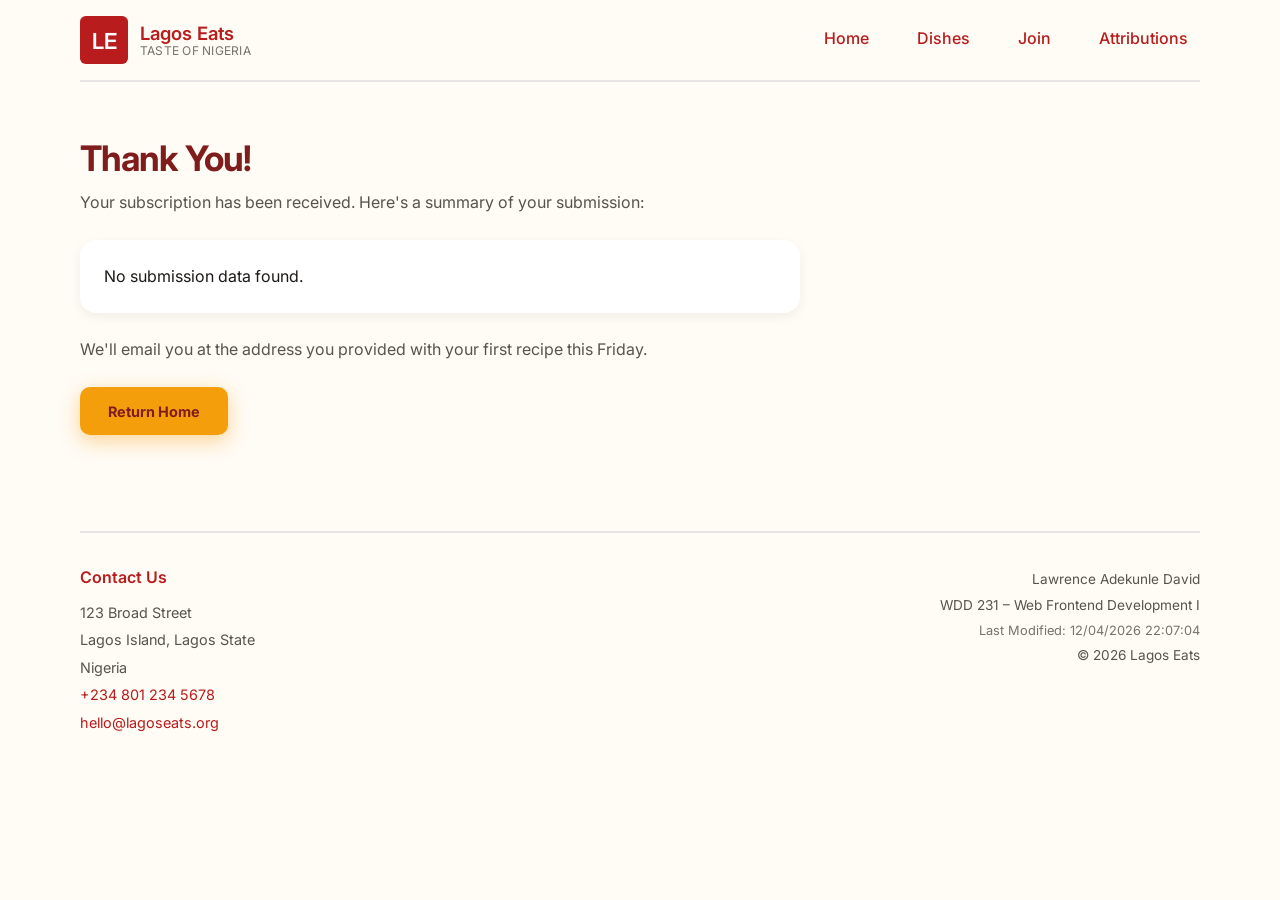
<file: final/thankyou.html>
<!DOCTYPE html>
<html lang="en">
<head>
    <meta charset="UTF-8">
    <meta name="viewport" content="width=device-width, initial-scale=1.0">
    <meta name="description" content="Thank you for joining Lagos Eats — here's a summary of your submission.">
    <meta name="author" content="Lawrence Adekunle David">
    <meta name="theme-color" content="#b91c1c">

    <meta property="og:title" content="Thank You | Lagos Eats">
<meta property="og:description" content="Your Lagos Eats subscription has been received.">
<meta property="og:image" content="https://lawrenetech.github.io/wdd231/final/images/hero.svg">
<meta property="og:url" content="https://lawrenetech.github.io/wdd231/final/thankyou.html">
<meta property="og:type" content="website">
    <title>Thank You | Lagos Eats</title>

    <link rel="icon" href="images/favicon.svg" type="image/svg+xml">
    <link rel="preconnect" href="https://fonts.googleapis.com">
    <link rel="preconnect" href="https://fonts.gstatic.com" crossorigin>
    <link href="https://fonts.googleapis.com/css2?family=Inter:wght@400;600;700&display=swap" rel="stylesheet">

    <link rel="stylesheet" href="styles/normalize.css">
    <link rel="stylesheet" href="styles/small.css">
    <link rel="stylesheet" href="styles/larger.css">

    <script src="scripts/navigation.js" defer></script>
    <script src="scripts/date.js" defer></script>
    <script src="scripts/thankyou.js" defer></script>
</head>
<body>
    <header>
        <a href="index.html" class="logo" aria-label="Lagos Eats home">
            <svg xmlns="http://www.w3.org/2000/svg" viewBox="0 0 100 100" width="48" height="48" aria-hidden="true">
                <rect width="100" height="100" rx="12" fill="#b91c1c"/>
                <text x="50" y="68" font-family="Inter" font-size="46" fill="#fff" text-anchor="middle" font-weight="600">LE</text>
            </svg>
            <span class="site-title">
                <span class="site-name">Lagos Eats</span>
                <span class="site-tagline">Taste of Nigeria</span>
            </span>
        </a>

        <button id="hamburger" aria-label="Toggle navigation" aria-expanded="false" aria-controls="primary-nav">
            <span class="bar"></span>
            <span class="bar"></span>
            <span class="bar"></span>
        </button>

        <nav id="primary-nav" aria-label="Main navigation">
            <ul>
                <li><a href="index.html">Home</a></li>
                <li><a href="dishes.html">Dishes</a></li>
                <li><a href="join.html">Join</a></li>
                <li><a href="attributions.html">Attributions</a></li>
            </ul>
        </nav>
    </header>

    <main class="thankyou-main">
        <h1>Thank You!</h1>
        <p class="intro">
            Your subscription has been received. Here's a summary of your submission:
        </p>

        <dl id="submission-summary" class="submission-summary">
            <!-- Populated by thankyou.js -->
        </dl>

        <p class="thankyou-note">
            We'll email you at the address you provided with your first recipe this Friday.
        </p>

        <a href="index.html" class="cta-button">Return Home</a>
    </main>

    <footer>
        <div class="footer-contact">
            <h2>Contact Us</h2>
            <address>
                123 Broad Street<br>
                Lagos Island, Lagos State<br>
                Nigeria<br>
                <a href="tel:+2348012345678">+234 801 234 5678</a><br>
                <a href="mailto:hello@lagoseats.org">hello@lagoseats.org</a>
            </address>
        </div>

        <div class="footer-dev">
            <p>Lawrence Adekunle David</p>
            <p>WDD 231 – Web Frontend Development I</p>
            <p id="lastModified">Last Modified: </p>
            <p id="copyright">&copy; <span id="currentyear"></span> Lagos Eats</p>
        </div>
    </footer>
</body>
</html>
</file>
<file: styles/small.css>
/* ----- SMALL.CSS - Mobile-first base styles ----- */

/* Reset & Base */
* {
    margin: 0;
    padding: 0;
    box-sizing: border-box;
}

body {
    font-family: 'Inter', sans-serif;
    background: #f8fafc;
    color: #0b1a2e;
    line-height: 1.6;
    max-width: 1200px;
    margin: 0 auto;
    padding: 0 1.25rem;
}

img {
    max-width: 100%;
    height: auto;
    display: block;
}

/* Color Variables */
:root {
    --primary: #1e3a5f;
    --primary-dark: #0b1a2e;
    --primary-light: #dbeafe;
    --bg-card: #fff;
    --bg-secondary: #f1f5f9;
    --bg-button: #eef2f6;
    --text: #0b1a2e;
    --text-secondary: #475569;
    --border: #e2e8f0;
    --accent: #94a3b8;
}

/* Header */
header {
    display: flex;
    align-items: center;
    justify-content: space-between;
    flex-wrap: wrap;
    padding: 1rem 0;
    border-bottom: 2px solid var(--border);
}

.logo {
    display: flex;
    align-items: center;
    gap: 0.75rem;
}

.site-name {
    font-weight: 600;
    font-size: 1.2rem;
    color: var(--primary);
}

/* Hamburger */
#hamburger {
    display: flex;
    flex-direction: column;
    gap: 5px;
    background: none;
    border: none;
    cursor: pointer;
    padding: 0.5rem;
}

#hamburger .bar {
    display: block;
    width: 28px;
    height: 3px;
    background: var(--primary);
    border-radius: 2px;
    transition: 0.25s;
}

/* Navigation */
#primary-nav {
    display: none;
    width: 100%;
    margin-top: 0.75rem;
}

#primary-nav.open {
    display: block;
}

#primary-nav ul {
    list-style: none;
    display: flex;
    flex-direction: column;
    gap: 0.5rem;
}

#primary-nav a {
    display: block;
    width: 100%;
    padding: 0.5rem 0.25rem;
    font-weight: 500;
    color: var(--primary);
    text-decoration: none;
    border-bottom: 3px solid transparent;
    transition: border-color 0.2s, color 0.2s;
}

#primary-nav a:hover,
#primary-nav a.active {
    border-bottom-color: var(--primary);
}

#primary-nav a.active {
    font-weight: 600;
}

/* Main */
main {
    padding: 2rem 0 3rem;
}

h1 {
    font-size: 2rem;
    font-weight: 600;
    color: var(--primary-dark);
    margin-bottom: 1.5rem;
    letter-spacing: -0.02em;
}

h2 {
    font-size: 1.4rem;
    font-weight: 600;
    color: var(--primary);
    margin-bottom: 1rem;
    padding-left: 0.75rem;
    border-left: 5px solid var(--primary);
}

/* Sections */
section {
    background: var(--bg-card);
    padding: 1.5rem;
    border-radius: 12px;
    box-shadow: 0 4px 12px rgba(0, 0, 0, 0.04);
    margin-bottom: 2.5rem;
}

/* About */
.about-content {
    display: grid;
    grid-template-columns: 1fr;
    gap: 1.5rem;
    align-items: start;
}

.about-content p {
    margin-bottom: 0.75rem;
}

.about-content img {
    border-radius: 10px;
    max-width: 360px;
    justify-self: center;
}

/* Courses */
.filter-buttons {
    display: flex;
    gap: 0.75rem;
    flex-wrap: wrap;
    margin-bottom: 1.5rem;
}

.filter-buttons button {
    padding: 0.5rem 1.25rem;
    font-family: inherit;
    font-weight: 500;
    font-size: 0.95rem;
    color: var(--primary);
    background: var(--bg-button);
    border: 2px solid transparent;
    border-radius: 40px;
    cursor: pointer;
    transition: background 0.2s, transform 0.1s;
}

.filter-buttons button:hover {
    background: #dce3ec;
    transform: scale(0.97);
}

.filter-buttons button.active-filter {
    color: #fff;
    background: var(--primary);
    border-color: var(--primary);
}

.course-grid {
    display: grid;
    grid-template-columns: repeat(auto-fill, minmax(160px, 1fr));
    gap: 1.25rem;
    margin: 1.5rem 0;
}

.course-card {
    padding: 1rem 0.75rem;
    font-weight: 500;
    text-align: center;
    color: var(--text);
    background: var(--bg-secondary);
    border-radius: 10px;
    border-left: 6px solid var(--accent);
    transition: box-shadow 0.2s;
}

.course-card.completed {
    background: var(--primary-light);
    border-left-color: var(--primary);
}

.course-card.completed::after {
    content: "✓";
    display: inline-flex;
    align-items: center;
    justify-content: center;
    width: 20px;
    height: 20px;
    margin-left: 0.4rem;
    font-size: 0.8rem;
    color: #fff;
    background: var(--primary);
    border-radius: 50%;
}

.course-card .credits {
    display: block;
    margin-top: 0.3rem;
    font-size: 0.8rem;
    font-weight: 400;
    color: var(--text-secondary);
}

#total-credits {
    padding-top: 0.75rem;
    margin-top: 0.75rem;
    font-weight: 600;
    font-size: 1.1rem;
    color: var(--primary);
    border-top: 1px solid var(--border);
}

/* Footer */
footer {
    padding: 2rem 0 1.5rem;
    margin-top: 3rem;
    text-align: center;
    color: var(--text-secondary);
    border-top: 2px solid var(--border);
}

footer p {
    margin: 0.25rem 0;
    font-size: 0.95rem;
}

#lastModified {
    font-size: 0.85rem;
}

.social-links {
    display: flex;
    justify-content: center;
    gap: 1.5rem;
    margin-bottom: 1rem;
}

.social-links a {
    color: var(--primary);
    transition: color 0.2s, transform 0.15s;
}

.social-links a:hover {
    color: var(--primary-dark);
    transform: translateY(-2px);
}
</file>
<file: styles/larger.css>
/* ----- LARGER.CSS - Styles for screens 640px and above ----- */

@media (min-width: 640px) {
    #hamburger {
        display: none;
    }

    #primary-nav {
        display: flex !important;
        width: auto;
        margin-top: 0;
    }

    #primary-nav ul {
        flex-direction: row;
        gap: 1.5rem;
    }

    #primary-nav a {
        display: inline-block;
        width: auto;
        padding: 0.5rem 0.25rem;
    }

    .about-content {
        grid-template-columns: 2fr 1fr;
        align-items: start;
    }

    .about-content img {
        max-width: 100%;
    }

    .course-grid {
        grid-template-columns: repeat(auto-fill, minmax(200px, 1fr));
    }
}

@media (min-width: 1024px) {
    body {
        padding: 0 2.5rem;
    }
}
</file>
<file: final/styles/small.css>
/* ============================================================
   SMALL.CSS — Lagos Eats base styles (mobile-first, 320px+)
   ============================================================ */

*, *::before, *::after {
    margin: 0;
    padding: 0;
    box-sizing: border-box;
}

:root {
    --primary: #b91c1c;
    --primary-dark: #7f1d1d;
    --primary-light: #fee2e2;
    --accent: #f59e0b;
    --accent-dark: #b45309;

    --bg-page: #fffbf5;
    --bg-card: #ffffff;
    --bg-secondary: #fef3c7;

    --text: #1c1917;
    --text-secondary: #57534e;
    --text-muted: #78716c;

    --border: #e7e5e4;
    --border-strong: #d6d3d1;

    --radius-sm: 6px;
    --radius: 10px;
    --radius-lg: 16px;

    --space-xs: 0.25rem;
    --space-sm: 0.5rem;
    --space: 1rem;
    --space-md: 1.5rem;
    --space-lg: 2rem;
    --space-xl: 3rem;

    --shadow-sm: 0 1px 2px rgba(0, 0, 0, 0.05);
    --shadow: 0 4px 12px rgba(0, 0, 0, 0.06);
    --shadow-lg: 0 12px 30px rgba(0, 0, 0, 0.1);
}

html {
    overflow-x: hidden;
    scroll-behavior: smooth;
}

body {
    font-family: 'Inter', -apple-system, BlinkMacSystemFont, 'Segoe UI', sans-serif;
    background: var(--bg-page);
    color: var(--text);
    font-size: 16px;
    line-height: 1.6;
    max-width: 1200px;
    margin: 0 auto;
    padding: 0 var(--space);
    overflow-x: hidden;
    -webkit-font-smoothing: antialiased;
}

img {
    max-width: 100%;
    height: auto;
    display: block;
}

a {
    color: var(--primary);
    text-decoration: none;
    transition: color 0.2s ease;
}

a:hover {
    color: var(--primary-dark);
}

/* Header */
header {
    display: flex;
    align-items: center;
    justify-content: space-between;
    flex-wrap: wrap;
    padding: var(--space) 0;
    border-bottom: 2px solid var(--border);
    gap: var(--space-sm);
}

.logo {
    display: flex;
    align-items: center;
    gap: 0.75rem;
    text-decoration: none;
    color: inherit;
}

.site-title {
    display: flex;
    flex-direction: column;
    line-height: 1.2;
}

.site-name {
    font-weight: 600;
    font-size: 1.15rem;
    color: var(--primary);
}

.site-tagline {
    font-size: 0.75rem;
    color: var(--text-muted);
    text-transform: uppercase;
    letter-spacing: 0.02em;
}

/* Hamburger */
#hamburger {
    display: flex;
    flex-direction: column;
    gap: 5px;
    background: none;
    border: none;
    cursor: pointer;
    padding: 0.5rem;
    border-radius: var(--radius-sm);
}

#hamburger .bar {
    display: block;
    width: 26px;
    height: 3px;
    background: var(--primary);
    border-radius: 2px;
}

/* Navigation */
#primary-nav {
    display: none;
    width: 100%;
    margin-top: 0.75rem;
}

#primary-nav.open {
    display: block;
    animation: slideDown 0.25s ease;
}

@keyframes slideDown {
    from { opacity: 0; transform: translateY(-8px); }
    to { opacity: 1; transform: translateY(0); }
}

#primary-nav ul {
    list-style: none;
    display: flex;
    flex-direction: column;
    gap: 0.25rem;
}

#primary-nav a {
    display: flex;
    align-items: center;
    min-height: 44px;
    padding: 0.6rem 0.75rem;
    font-weight: 500;
    color: var(--primary);
    border-radius: var(--radius-sm);
    border-left: 3px solid transparent;
    transition: background 0.2s ease, border-color 0.2s ease;
}

#primary-nav a:hover {
    background: var(--primary-light);
    border-left-color: var(--primary);
}

#primary-nav a.active {
    background: var(--primary-light);
    border-left-color: var(--primary);
    font-weight: 600;
    color: var(--primary-dark);
}

/* Main */
main {
    padding: var(--space-lg) 0 var(--space-xl);
}

h1 {
    font-size: 1.9rem;
    font-weight: 700;
    color: var(--primary-dark);
    margin-bottom: 0.75rem;
    line-height: 1.15;
    letter-spacing: -0.025em;
}

h2 {
    font-size: 1.35rem;
    font-weight: 600;
    color: var(--primary);
    margin-bottom: var(--space);
    padding-bottom: 0.5rem;
    border-bottom: 2px solid var(--primary-light);
}

h3 {
    font-size: 1rem;
    font-weight: 600;
    color: var(--primary);
    margin-bottom: 0.4rem;
}

.intro {
    color: var(--text-secondary);
    margin-bottom: var(--space-md);
    max-width: 65ch;
}

/* Hero */
.hero {
    position: relative;
    margin-bottom: var(--space-lg);
    border-radius: var(--radius-lg);
    overflow: hidden;
    background: var(--primary-dark);
    box-shadow: var(--shadow-lg);
}

.hero img {
    width: 100%;
    aspect-ratio: 16 / 9;
    object-fit: cover;
}

.hero-overlay {
    position: absolute;
    inset: 0;
    display: flex;
    flex-direction: column;
    justify-content: center;
    align-items: center;
    padding: var(--space);
    text-align: center;
    color: #ffffff;
    background: linear-gradient(to bottom,
        rgba(127, 29, 29, 0.3) 0%,
        rgba(127, 29, 29, 0.7) 100%);
}

.hero-overlay h1 {
    color: #ffffff;
    font-size: 1.6rem;
    margin-bottom: 0.5rem;
    text-shadow: 0 2px 12px rgba(0, 0, 0, 0.5);
}

.hero-overlay p {
    margin-bottom: 1.25rem;
    max-width: 45ch;
    text-shadow: 0 1px 6px rgba(0, 0, 0, 0.5);
}

.cta-button {
    display: inline-block;
    padding: 0.8rem 1.75rem;
    font-weight: 700;
    font-size: 0.9rem;
    color: var(--primary-dark);
    background: var(--accent);
    border-radius: var(--radius);
    transition: all 0.2s ease;
    box-shadow: 0 6px 20px rgba(245, 158, 11, 0.4);
}

.cta-button:hover {
    background: var(--accent-dark);
    color: #ffffff;
    transform: translateY(-2px);
}

/* Welcome message */
.welcome-message {
    background: linear-gradient(135deg, var(--primary-light) 0%, var(--bg-secondary) 100%);
    border-left: 5px solid var(--primary);
    padding: var(--space) var(--space-md);
    border-radius: var(--radius);
    margin-bottom: var(--space-lg);
    font-weight: 500;
    color: var(--primary-dark);
}

/* Dish cards */
.dishes-grid {
    display: grid;
    grid-template-columns: 1fr;
    gap: var(--space);
    margin-bottom: var(--space-lg);
}

.dish-card {
    background: var(--bg-card);
    border: 2px solid var(--border-strong);
    border-top: 5px solid var(--primary);
    border-radius: var(--radius-lg);
    padding: var(--space);
    display: flex;
    flex-direction: column;
    gap: 0.6rem;
    box-shadow: var(--shadow-sm);
    transition: transform 0.2s ease, box-shadow 0.2s ease;
}

.dish-card:hover {
    transform: translateY(-4px);
    box-shadow: var(--shadow-lg);
}

.dish-card figure {
    margin: 0;
    overflow: hidden;
    border-radius: var(--radius);
    background: var(--bg-secondary);
}

.dish-card img {
    width: 100%;
    aspect-ratio: 3 / 2;
    object-fit: cover;
}

.dish-card h2,
.dish-card h3 {
    margin: 0;
    padding: 0;
    border: none;
}

.dish-meta {
    font-size: 0.8rem;
    color: var(--accent-dark);
    font-weight: 600;
}

.dish-description {
    font-size: 0.85rem;
    color: var(--text-secondary);
    line-height: 1.5;
    flex-grow: 1;
}

.dish-price {
    font-size: 1.05rem;
    font-weight: 700;
    color: var(--primary);
}

.dish-link {
    align-self: flex-start;
    padding: 0.5rem 1rem;
    font-family: inherit;
    font-size: 0.85rem;
    font-weight: 600;
    color: #ffffff;
    background: var(--primary);
    border: none;
    border-radius: var(--radius-sm);
    cursor: pointer;
    transition: background 0.2s ease;
}

.dish-link:hover {
    background: var(--primary-dark);
}

/* List view */
.dishes-list {
    display: flex;
    flex-direction: column;
    gap: var(--space);
}

.dishes-list .dish-card {
    flex-direction: row;
    align-items: center;
    gap: var(--space-md);
}

.dishes-list .dish-card figure {
    flex: 0 0 240px;
    width: 240px;
}

.dishes-list .dish-card img {
    height: 160px;
}

/* View controls */
.view-controls,
.filter-controls {
    display: flex;
    gap: var(--space-sm);
    flex-wrap: wrap;
    margin-bottom: var(--space-md);
}

.view-btn,
.filter-btn {
    padding: 0.55rem 1.1rem;
    font-family: inherit;
    font-weight: 600;
    font-size: 0.85rem;
    color: var(--primary);
    background: var(--bg-card);
    border: 2px solid var(--border-strong);
    border-radius: var(--radius);
    cursor: pointer;
    transition: all 0.2s ease;
}

.view-btn:hover,
.filter-btn:hover {
    border-color: var(--primary);
    transform: translateY(-1px);
}

.view-btn.active-view,
.filter-btn.active-filter {
    color: #ffffff;
    background: var(--primary);
    border-color: var(--primary);
}

/* Why cards */
.why-grid {
    display: grid;
    grid-template-columns: 1fr;
    gap: var(--space);
}

.why-card {
    background: var(--bg-card);
    padding: var(--space-md);
    border-radius: var(--radius-lg);
    border-left: 4px solid var(--accent);
    box-shadow: var(--shadow-sm);
}

/* Join layout */
.join-layout {
    display: grid;
    grid-template-columns: 1fr;
    gap: var(--space-lg);
    margin-top: var(--space-md);
}

.join-form {
    display: flex;
    flex-direction: column;
    gap: var(--space);
    background: var(--bg-card);
    padding: var(--space-md);
    border-radius: var(--radius-lg);
    box-shadow: var(--shadow);
}

.join-form label {
    display: flex;
    flex-direction: column;
    gap: 0.35rem;
    font-weight: 500;
    font-size: 0.9rem;
    color: var(--primary);
}

.join-form input,
.join-form select,
.join-form textarea {
    font-family: inherit;
    font-size: 1rem;
    padding: 0.65rem 0.85rem;
    border: 1px solid var(--border);
    border-radius: var(--radius);
    background: #ffffff;
    color: var(--text);
}

.join-form input:focus,
.join-form select:focus,
.join-form textarea:focus {
    outline: none;
    border-color: var(--primary);
    box-shadow: 0 0 0 3px rgba(185, 28, 28, 0.15);
}

.submit-btn {
    align-self: start;
    padding: 0.75rem 1.5rem;
    font-family: inherit;
    font-weight: 600;
    font-size: 1rem;
    color: #ffffff;
    background: var(--primary);
    border: none;
    border-radius: var(--radius);
    cursor: pointer;
}

.submit-btn:hover {
    background: var(--primary-dark);
}

/* Benefit cards */
.membership-cards {
    display: grid;
    grid-template-columns: 1fr;
    gap: var(--space);
}

.benefit-card {
    background: var(--bg-card);
    padding: var(--space-md);
    border-radius: var(--radius-lg);
    border-top: 5px solid var(--accent);
    box-shadow: var(--shadow-sm);
    animation: fadeSlideUp 0.6s ease-out both;
}

.benefit-card:nth-child(1) { animation-delay: 0s; }
.benefit-card:nth-child(2) { animation-delay: 0.15s; }
.benefit-card:nth-child(3) { animation-delay: 0.3s; }

@keyframes fadeSlideUp {
    from { opacity: 0; transform: translateY(20px); }
    to { opacity: 1; transform: translateY(0); }
}

.benefit-card h2 {
    font-size: 1.05rem;
    margin-bottom: 0.4rem;
    padding: 0;
    border: none;
}

.benefit-card p {
    font-size: 0.85rem;
    color: var(--text-secondary);
    margin-bottom: var(--space);
}

.modal-link {
    padding: 0.5rem 1rem;
    font-family: inherit;
    font-weight: 600;
    font-size: 0.85rem;
    color: var(--primary);
    background: transparent;
    border: 2px solid var(--primary);
    border-radius: var(--radius-sm);
    cursor: pointer;
}

.modal-link:hover {
    background: var(--primary);
    color: #ffffff;
}

/* Modals */
dialog {
    border: none;
    border-radius: var(--radius-lg);
    padding: var(--space-md);
    max-width: 480px;
    width: 90%;
    background: #ffffff;
    box-shadow: 0 20px 60px rgba(0, 0, 0, 0.3);
}

dialog::backdrop {
    background: rgba(28, 25, 23, 0.65);
}

dialog h2 {
    margin-bottom: var(--space);
    border: none;
    padding: 0;
}

dialog ul {
    padding-left: 1.25rem;
    margin-bottom: var(--space);
    color: var(--text-secondary);
}

dialog li {
    margin-bottom: 0.35rem;
    font-size: 0.9rem;
}

.close-modal {
    padding: 0.5rem 1.25rem;
    font-family: inherit;
    font-weight: 600;
    font-size: 0.9rem;
    color: #ffffff;
    background: var(--primary);
    border: none;
    border-radius: var(--radius-sm);
    cursor: pointer;
}

.close-modal:hover {
    background: var(--primary-dark);
}

/* Thank you */
.thankyou-main {
    max-width: 720px;
}

.submission-summary {
    display: grid;
    grid-template-columns: 1fr;
    gap: 0.4rem 1rem;
    padding: var(--space-md);
    background: var(--bg-card);
    border-radius: var(--radius-lg);
    box-shadow: var(--shadow);
    margin: var(--space-md) 0;
}

.submission-summary dt {
    font-weight: 600;
    color: var(--primary);
    font-size: 0.9rem;
}

.submission-summary dd {
    margin: 0 0 0.5rem 0;
    padding-bottom: 0.5rem;
    border-bottom: 1px dashed var(--border);
    font-size: 0.95rem;
    word-break: break-word;
}

.submission-summary dd:last-child {
    border-bottom: none;
}

.thankyou-note {
    color: var(--text-secondary);
    margin-bottom: var(--space-md);
}

/* Footer */
footer {
    padding: var(--space-lg) 0 1.5rem;
    margin-top: var(--space-xl);
    border-top: 2px solid var(--border);
    display: flex;
    flex-direction: column;
    gap: var(--space-md);
    text-align: center;
    font-size: 0.9rem;
    color: var(--text-secondary);
}

footer h2 {
    font-size: 1rem;
    color: var(--primary);
    margin-bottom: 0.5rem;
    border: none;
    padding: 0;
}

footer address {
    font-style: normal;
    line-height: 1.9;
}

.footer-dev p {
    margin: 0.25rem 0;
    font-size: 0.85rem;
}

#lastModified {
    font-size: 0.8rem;
    color: var(--text-muted);
}

/* Utilities */
.error-message {
    background: #fef2f2;
    color: #991b1b;
    padding: var(--space);
    border-radius: var(--radius);
    border-left: 4px solid #dc2626;
    text-align: center;
}

.loading {
    text-align: center;
    color: var(--text-muted);
    padding: var(--space-lg) 0;
    font-style: italic;
}
</file>
<file: final/styles/larger.css>
/* ============================================================
   LARGER.CSS — Lagos Eats responsive layouts
   ============================================================ */

@media (min-width: 640px) {
    #hamburger { display: none; }

    #primary-nav {
        display: flex !important;
        width: auto;
        margin-top: 0;
    }

    #primary-nav ul {
        flex-direction: row;
        gap: 1.5rem;
    }

    #primary-nav a {
        display: inline-block;
        width: auto;
        min-height: auto;
        padding: 0.5rem 0.75rem;
        border-left: none;
        border-bottom: 3px solid transparent;
        border-radius: 0;
    }

    #primary-nav a:hover,
    #primary-nav a.active {
        background: transparent;
        border-left: none;
        border-bottom-color: var(--primary);
    }

    h1 { font-size: 2.2rem; }

    .hero-overlay h1 { font-size: 2.2rem; }

    .dishes-grid {
        grid-template-columns: repeat(2, 1fr);
    }

    .why-grid {
        grid-template-columns: repeat(3, 1fr);
    }

    .join-layout {
        grid-template-columns: 1.4fr 1fr;
        align-items: start;
    }

    .membership-cards {
        grid-template-columns: 1fr;
    }

    footer {
        flex-direction: row;
        justify-content: space-between;
        align-items: flex-start;
        text-align: left;
    }

    .footer-contact,
    .footer-dev { flex: 1; }

    .footer-dev { text-align: right; }

    .submission-summary {
        grid-template-columns: max-content 1fr;
    }
}

@media (min-width: 900px) {
    .dishes-grid {
        grid-template-columns: repeat(3, 1fr);
    }
}

@media (min-width: 1024px) {
    body { padding: 0 2.5rem; }

    .dishes-grid {
        grid-template-columns: repeat(4, 1fr);
    }
}

@media (prefers-reduced-motion: reduce) {
    * {
        animation-duration: 0.01ms !important;
        transition-duration: 0.01ms !important;
    }
}
</file>
<file: chamber/styles/small.css>
/* ============================================================
   SMALL.CSS — Mobile-first base styles (320px+)
   Lagos Chamber of Commerce
   ============================================================ */

/* ---------- RESET ---------- */
*,
*::before,
*::after {
    margin: 0;
    padding: 0;
    box-sizing: border-box;
}

/* ---------- DESIGN TOKENS ---------- */
:root {
    /* Colors */
    --primary: #1e3a5f;
    --primary-dark: #0b1a2e;
    --primary-light: #dbeafe;
    --accent: #fbbf24;
    --accent-dark: #f59e0b;

    --bg-page: #f8fafc;
    --bg-card: #ffffff;
    --bg-secondary: #f1f5f9;
    --bg-hover: #e2e8f0;

    --text: #0b1a2e;
    --text-secondary: #475569;
    --text-muted: #64748b;

    --border: #e2e8f0;
    --border-strong: #cbd5e1;

    --gold: #92400e;
    --gold-bg: #fef3c7;
    --silver: #475569;
    --silver-bg: #e2e8f0;
    --member: #64748b;

    /* Shadows */
    --shadow-sm: 0 1px 2px rgba(11, 26, 46, 0.05);
    --shadow: 0 4px 12px rgba(11, 26, 46, 0.06);
    --shadow-lg: 0 10px 25px rgba(11, 26, 46, 0.10);

    /* Radius */
    --radius-sm: 6px;
    --radius: 10px;
    --radius-lg: 14px;

    /* Spacing */
    --space-xs: 0.25rem;
    --space-sm: 0.5rem;
    --space: 1rem;
    --space-md: 1.5rem;
    --space-lg: 2rem;
    --space-xl: 3rem;
}

/* ---------- BASE ---------- */
html {
    overflow-x: hidden;
    scroll-behavior: smooth;
}

body {
    font-family: 'Inter', -apple-system, BlinkMacSystemFont, 'Segoe UI', sans-serif;
    background: var(--bg-page);
    color: var(--text);
    font-size: 16px;
    line-height: 1.6;
    max-width: 1200px;
    margin: 0 auto;
    padding: 0 var(--space);
    overflow-x: hidden;
    -webkit-font-smoothing: antialiased;
    -moz-osx-font-smoothing: grayscale;
}

img {
    max-width: 100%;
    height: auto;
    display: block;
}

a {
    color: var(--primary);
    text-decoration: none;
    transition: color 0.2s ease;
}

a:hover {
    color: var(--primary-dark);
}

/* ---------- HEADER ---------- */
header {
    display: flex;
    align-items: center;
    justify-content: space-between;
    flex-wrap: wrap;
    padding: var(--space) 0;
    border-bottom: 2px solid var(--border);
    gap: var(--space-sm);
}

.logo {
    display: flex;
    align-items: center;
    gap: 0.75rem;
    text-decoration: none;
    color: inherit;
}

.logo svg {
    flex-shrink: 0;
    transition: transform 0.25s ease;
}

.logo:hover svg {
    transform: rotate(-3deg) scale(1.05);
}

.site-title {
    display: flex;
    flex-direction: column;
    line-height: 1.2;
}

.site-name {
    font-weight: 600;
    font-size: 1.15rem;
    color: var(--primary);
    letter-spacing: -0.01em;
}

.site-tagline {
    font-size: 0.75rem;
    color: var(--text-muted);
    letter-spacing: 0.02em;
    text-transform: uppercase;
}

/* ---------- HAMBURGER ---------- */
#hamburger {
    display: flex;
    flex-direction: column;
    gap: 5px;
    background: none;
    border: none;
    cursor: pointer;
    padding: 0.5rem;
    border-radius: var(--radius-sm);
    transition: background 0.2s ease;
}

#hamburger:hover {
    background: var(--bg-secondary);
}

#hamburger:focus-visible {
    outline: 2px solid var(--primary);
    outline-offset: 2px;
}

#hamburger .bar {
    display: block;
    width: 26px;
    height: 3px;
    background: var(--primary);
    border-radius: 2px;
    transition: transform 0.25s ease, opacity 0.25s ease;
}

/* ---------- NAV ---------- */
#primary-nav {
    display: none;
    width: 100%;
    margin-top: 0.75rem;
}

#primary-nav.open {
    display: block;
    animation: slideDown 0.25s ease;
}

@keyframes slideDown {
    from {
        opacity: 0;
        transform: translateY(-8px);
    }
    to {
        opacity: 1;
        transform: translateY(0);
    }
}

#primary-nav ul {
    list-style: none;
    display: flex;
    flex-direction: column;
    gap: 0.15rem;
}

#primary-nav a {
    display: flex;
    align-items: center;
    min-height: 44px;
    width: 100%;
    padding: 0.6rem 0.75rem;
    font-weight: 500;
    color: var(--primary);
    text-decoration: none;
    border-radius: var(--radius-sm);
    border-left: 3px solid transparent;
    transition: background 0.2s ease, border-color 0.2s ease, color 0.2s ease;
}

#primary-nav a:hover {
    background: var(--bg-secondary);
    border-left-color: var(--primary);
    color: var(--primary-dark);
}

#primary-nav a.active {
    background: var(--primary-light);
    border-left-color: var(--primary);
    font-weight: 600;
    color: var(--primary-dark);
}

/* ---------- MAIN ---------- */
main {
    padding: var(--space-lg) 0 var(--space-xl);
}

h1 {
    font-size: 1.9rem;
    font-weight: 700;
    color: var(--primary-dark);
    margin-bottom: 0.75rem;
    letter-spacing: -0.025em;
    line-height: 1.15;
}

h2 {
    font-size: 1.35rem;
    font-weight: 600;
    color: var(--primary);
    margin-bottom: var(--space);
    letter-spacing: -0.015em;
    padding-bottom: 0.5rem;
    border-bottom: 2px solid var(--primary-light);
}

.intro {
    color: var(--text-secondary);
    margin-bottom: var(--space-md);
    max-width: 65ch;
    font-size: 1rem;
}

/* ---------- VIEW CONTROLS ---------- */
.view-controls {
    display: flex;
    gap: 0.5rem;
    margin-bottom: var(--space-md);
}

.view-btn {
    display: inline-flex;
    align-items: center;
    gap: 0.4rem;
    min-height: 46px;
    padding: 0.65rem 1.25rem;
    font-family: inherit;
    font-weight: 600;
    font-size: 0.875rem;
    color: var(--primary);
    background: var(--bg-card);
    border: 2px solid var(--border-strong);
    border-radius: var(--radius);
    cursor: pointer;
    transition: all 0.2s ease;
}

.view-btn:hover {
    background: var(--bg-secondary);
    border-color: var(--primary);
    transform: translateY(-1px);
}

.view-btn:focus-visible {
    outline: 2px solid var(--primary);
    outline-offset: 2px;
}

.view-btn.active-view {
    color: #ffffff;
    background: var(--primary);
    border-color: var(--primary);
    box-shadow: var(--shadow);
}

/* ---------- MEMBERS — GRID VIEW ---------- */
.members-grid {
    display: grid;
    grid-template-columns: 1fr;
    gap: var(--space);
}

.member-card {
    background: var(--bg-card);
    border-radius: var(--radius-lg);
    padding: 1.25rem;
    box-shadow: var(--shadow-sm);
    border-top: 4px solid var(--member);
    display: flex;
    flex-direction: column;
    gap: 0.6rem;
    transition: transform 0.2s ease, box-shadow 0.2s ease;
}

.member-card:hover {
    transform: translateY(-3px);
    box-shadow: var(--shadow-lg);
}

.member-card.level-2 {
    border-top-color: var(--silver);
}

.member-card.level-3 {
    border-top-color: var(--gold);
}

.member-card .card-header {
    display: flex;
    align-items: center;
    gap: 0.75rem;
}

.member-card img {
    width: 60px;
    height: 60px;
    border-radius: var(--radius);
    object-fit: cover;
    background: var(--bg-secondary);
    flex-shrink: 0;
    border: 1px solid var(--border);
}

.member-card h3 {
    font-size: 1rem;
    font-weight: 600;
    color: var(--primary);
    line-height: 1.3;
    letter-spacing: -0.01em;
}

.member-card .tagline {
    font-size: 0.8rem;
    color: var(--text-muted);
    font-style: italic;
}

.member-card .info {
    font-size: 0.85rem;
    color: var(--text-secondary);
    display: flex;
    flex-direction: column;
    gap: 0.3rem;
    margin-top: 0.4rem;
    padding-top: 0.6rem;
    border-top: 1px solid var(--border);
    word-break: break-word;
}

.member-card .info a {
    color: var(--primary);
    text-decoration: none;
    font-weight: 500;
    transition: color 0.2s ease;
}

.member-card .info a:hover {
    color: var(--primary-dark);
    text-decoration: underline;
}

.member-card .badge {
    align-self: flex-start;
    margin-top: 0.5rem;
    font-size: 0.68rem;
    font-weight: 700;
    text-transform: uppercase;
    letter-spacing: 0.06em;
    padding: 0.3rem 0.7rem;
    border-radius: 999px;
    color: #ffffff;
    background: var(--member);
}

.member-card.level-2 .badge {
    background: var(--silver);
}

.member-card.level-3 .badge {
    background: var(--gold);
}

/* ---------- MEMBERS — LIST VIEW ---------- */
.members-list {
    display: flex;
    flex-direction: column;
    gap: 0.5rem;
}

.members-list .member-card {
    flex-direction: row;
    align-items: center;
    padding: 0.75rem 1rem;
    border-top: none;
    border-left: 4px solid var(--member);
    border-radius: var(--radius-sm);
    gap: var(--space);
}

.members-list .member-card:hover {
    transform: none;
    box-shadow: var(--shadow);
}

.members-list .member-card.level-2 {
    border-left-color: var(--silver);
}

.members-list .member-card.level-3 {
    border-left-color: var(--gold);
}

.members-list .member-card img {
    display: none;
}

.members-list .member-card .card-header {
    flex-shrink: 0;
}

.members-list .member-card h3 {
    font-size: 0.95rem;
    white-space: nowrap;
}

.members-list .member-card .tagline {
    display: none;
}

.members-list .member-card .info {
    flex-direction: row;
    flex-wrap: wrap;
    gap: 0.3rem 1.25rem;
    margin-top: 0;
    padding-top: 0;
    border-top: none;
    font-size: 0.8rem;
}

.members-list .member-card .badge {
    margin-top: 0;
    margin-left: auto;
    flex-shrink: 0;
}

/* ---------- FOOTER ---------- */
footer {
    padding: var(--space-lg) 0 1.5rem;
    margin-top: var(--space-xl);
    border-top: 2px solid var(--border);
    display: flex;
    flex-direction: column;
    gap: var(--space-md);
    text-align: center;
    font-size: 0.9rem;
    color: var(--text-secondary);
}

footer h2 {
    font-size: 1rem;
    color: var(--primary);
    margin-bottom: 0.5rem;
    border: none;
    padding: 0;
}

footer address {
    font-style: normal;
    line-height: 1.9;
}

footer a {
    color: var(--primary);
    font-weight: 500;
    transition: color 0.2s ease;
}

footer a:hover {
    color: var(--primary-dark);
    text-decoration: underline;
}

.footer-dev p {
    margin: 0.25rem 0;
    font-size: 0.85rem;
}

#lastModified {
    font-size: 0.8rem;
    color: var(--text-muted);
}

/* ---------- STATE MESSAGES ---------- */
.error-message {
    background: #fef2f2;
    color: #991b1b;
    padding: var(--space);
    border-radius: var(--radius);
    text-align: center;
    border-left: 4px solid #dc2626;
    font-size: 0.9rem;
}

.loading {
    text-align: center;
    color: var(--text-muted);
    padding: var(--space-lg) 0;
    font-style: italic;
}

/* ---------- HERO ---------- */
.hero {
    position: relative;
    margin-bottom: var(--space-lg);
    border-radius: var(--radius-lg);
    overflow: hidden;
    background: var(--primary-dark);
    box-shadow: var(--shadow-lg);
}

.hero img {
    width: 100%;
    height: auto;
    display: block;
    aspect-ratio: 16 / 9;
    object-fit: cover;
}

.hero-overlay {
    position: absolute;
    inset: 0;
    display: flex;
    flex-direction: column;
    justify-content: center;
    align-items: center;
    padding: var(--space);
    text-align: center;
    color: #ffffff;
    background: linear-gradient(
        to bottom,
        rgba(11, 26, 46, 0.30) 0%,
        rgba(11, 26, 46, 0.55) 50%,
        rgba(11, 26, 46, 0.85) 100%
    );
}

.hero-overlay h1 {
    font-size: 1.5rem;
    color: #ffffff;
    margin-bottom: 0.5rem;
    text-shadow: 0 2px 12px rgba(0, 0, 0, 0.6);
    font-weight: 700;
}

.hero-overlay p {
    font-size: 0.9rem;
    margin-bottom: 1.25rem;
    max-width: 45ch;
    text-shadow: 0 1px 6px rgba(0, 0, 0, 0.6);
    color: rgba(255, 255, 255, 0.95);
}

.cta-button {
    display: inline-block;
    padding: 0.8rem 1.75rem;
    font-weight: 700;
    font-size: 0.9rem;
    letter-spacing: 0.01em;
    color: var(--primary-dark);
    background: var(--accent);
    text-decoration: none;
    border-radius: var(--radius);
    transition: all 0.2s ease;
    box-shadow: 0 6px 20px rgba(251, 191, 36, 0.4);
    border: none;
    cursor: pointer;
}

.cta-button:hover {
    background: var(--accent-dark);
    color: var(--primary-dark);
    transform: translateY(-2px);
    box-shadow: 0 8px 24px rgba(251, 191, 36, 0.5);
}

.cta-button:focus-visible {
    outline: 2px solid #ffffff;
    outline-offset: 3px;
}

/* ---------- HOME GRID ---------- */
.home-grid {
    display: grid;
    grid-template-columns: 1fr;
    gap: var(--space-md);
    margin-bottom: var(--space-lg);
}

.home-grid section {
    background: var(--bg-card);
    padding: var(--space-md);
    border-radius: var(--radius-lg);
    box-shadow: var(--shadow-sm);
    border: 1px solid var(--border);
}

/* ---------- EVENTS ---------- */
.events-list {
    list-style: none;
    display: flex;
    flex-direction: column;
    gap: 0.75rem;
}

.events-list li {
    display: flex;
    gap: 0.75rem;
    padding: 0.85rem;
    background: var(--bg-secondary);
    border-radius: var(--radius);
    border-left: 4px solid var(--primary);
    transition: transform 0.2s ease, box-shadow 0.2s ease;
}

.events-list li:hover {
    transform: translateX(4px);
    box-shadow: var(--shadow);
}

.event-date {
    font-weight: 700;
    color: var(--primary);
    font-size: 0.85rem;
    min-width: 55px;
    flex-shrink: 0;
    text-transform: uppercase;
    letter-spacing: 0.03em;
}

.event-info {
    display: flex;
    flex-direction: column;
    font-size: 0.85rem;
}

.event-info strong {
    color: var(--text);
    font-size: 0.92rem;
    font-weight: 600;
}

.event-info span {
    color: var(--text-muted);
    font-size: 0.8rem;
}

/* ---------- WEATHER ---------- */
#weather-container {
    display: flex;
    flex-direction: column;
    gap: var(--space);
}

.weather-current {
    display: flex;
    align-items: center;
    gap: 0.75rem;
    padding: 0.85rem;
    background: linear-gradient(135deg, var(--primary-light) 0%, var(--bg-secondary) 100%);
    border-radius: var(--radius);
    border: 1px solid var(--border);
}

.weather-current img {
    width: 64px;
    height: 64px;
    flex-shrink: 0;
}

.current-temp {
    font-size: 2rem;
    font-weight: 700;
    color: var(--primary);
    line-height: 1;
    letter-spacing: -0.02em;
}

.current-desc {
    font-size: 0.9rem;
    color: var(--text-secondary);
    text-transform: capitalize;
    font-weight: 500;
}

.current-city {
    font-size: 0.8rem;
    color: var(--text-muted);
}

.forecast-title {
    font-size: 0.9rem;
    font-weight: 700;
    color: var(--primary);
    text-transform: uppercase;
    letter-spacing: 0.05em;
    margin-bottom: 0.25rem;
}

.forecast-list {
    list-style: none;
    display: grid;
    grid-template-columns: repeat(3, 1fr);
    gap: 0.5rem;
}

.forecast-day {
    display: flex;
    flex-direction: column;
    align-items: center;
    padding: 0.7rem 0.4rem;
    background: var(--bg-secondary);
    border-radius: var(--radius);
    text-align: center;
    border: 1px solid var(--border);
    transition: transform 0.2s ease, border-color 0.2s ease;
}

.forecast-day:hover {
    transform: translateY(-2px);
    border-color: var(--primary);
}

.day-name {
    font-weight: 700;
    font-size: 0.78rem;
    color: var(--primary);
    text-transform: uppercase;
    letter-spacing: 0.03em;
}

.day-temp {
    font-size: 1.05rem;
    font-weight: 700;
    color: var(--text);
    margin: 0.15rem 0;
}

.day-desc {
    font-size: 0.68rem;
    color: var(--text-muted);
    text-transform: capitalize;
    line-height: 1.2;
}

.weather-note {
    font-size: 0.75rem;
    color: var(--text-muted);
    font-style: italic;
    margin-top: 0.5rem;
    text-align: center;
    padding-top: 0.5rem;
    border-top: 1px dashed var(--border);
}

/* ---------- SPOTLIGHTS ---------- */
#spotlights {
    background: var(--bg-card);
    padding: var(--space-md);
    border-radius: var(--radius-lg);
    box-shadow: var(--shadow-sm);
    border: 1px solid var(--border);
}

.spotlight-grid {
    display: grid;
    grid-template-columns: 1fr;
    gap: var(--space);
}

.spotlight-card {
    background: var(--bg-secondary);
    padding: 1.25rem;
    border-radius: var(--radius-lg);
    border-top: 4px solid var(--member);
    display: flex;
    flex-direction: column;
    gap: 0.85rem;
    transition: transform 0.2s ease, box-shadow 0.2s ease;
    border-left: 1px solid var(--border);
    border-right: 1px solid var(--border);
    border-bottom: 1px solid var(--border);
}

.spotlight-card:hover {
    transform: translateY(-4px);
    box-shadow: var(--shadow-lg);
}

.spotlight-card.level-2 {
    border-top-color: var(--silver);
}

.spotlight-card.level-3 {
    border-top-color: var(--gold);
}

.spotlight-header {
    display: flex;
    align-items: center;
    gap: 0.85rem;
}

.spotlight-header img {
    width: 64px;
    height: 64px;
    border-radius: var(--radius);
    object-fit: cover;
    flex-shrink: 0;
    border: 1px solid var(--border-strong);
    background: var(--bg-card);
}

.spotlight-header h3 {
    font-size: 1rem;
    font-weight: 700;
    color: var(--primary);
    margin-bottom: 0.3rem;
    letter-spacing: -0.01em;
}

.badge {
    display: inline-block;
    font-size: 0.65rem;
    font-weight: 700;
    text-transform: uppercase;
    letter-spacing: 0.06em;
    padding: 0.25rem 0.6rem;
    border-radius: 999px;
    color: #ffffff;
    background: var(--member);
}

.badge-2 {
    background: var(--silver);
}

.badge-3 {
    background: var(--gold);
}

.spotlight-tagline {
    font-size: 0.85rem;
    font-style: italic;
    color: var(--text-secondary);
    padding-left: 0.5rem;
    border-left: 2px solid var(--border-strong);
}

.spotlight-info {
    display: flex;
    flex-direction: column;
    gap: 0.35rem;
    font-size: 0.82rem;
    color: var(--text-secondary);
    padding-top: 0.6rem;
    border-top: 1px solid var(--border);
}

.spotlight-info p {
    line-height: 1.45;
    word-break: break-word;
}

.spotlight-info strong {
    color: var(--primary);
    font-weight: 600;
}

.spotlight-info a {
    color: var(--primary);
    text-decoration: none;
    font-weight: 500;
    transition: color 0.2s ease;
}

.spotlight-info a:hover {
    color: var(--primary-dark);
    text-decoration: underline;
}
/* ---------- JOIN PAGE LAYOUT ---------- */
.join-main {
    padding: 2rem 0 3rem;
}

.join-layout {
    display: grid;
    grid-template-columns: 1fr;
    gap: 2rem;
    margin-top: 1.5rem;
}

/* FORM */
.join-form {
    display: flex;
    flex-direction: column;
    gap: 1rem;
    background: var(--bg-card);
    padding: 1.5rem;
    border-radius: 12px;
    box-shadow: 0 4px 12px rgba(0, 0, 0, 0.04);
}

.join-form label {
    display: flex;
    flex-direction: column;
    gap: 0.35rem;
    font-weight: 500;
    font-size: 0.9rem;
    color: var(--primary);
}

.join-form input,
.join-form select,
.join-form textarea {
    font-family: inherit;
    font-size: 1rem;
    padding: 0.6rem 0.75rem;
    border: 1px solid var(--border);
    border-radius: 8px;
    background: #ffffff;
    color: var(--text);
    transition: border-color 0.2s, box-shadow 0.2s;
}

.join-form input:focus,
.join-form select:focus,
.join-form textarea:focus {
    outline: none;
    border-color: var(--primary);
    box-shadow: 0 0 0 3px rgba(30, 58, 95, 0.15);
}

.join-form textarea {
    resize: vertical;
    min-height: 90px;
}

.submit-btn {
    align-self: start;
    margin-top: 0.5rem;
    padding: 0.75rem 1.5rem;
    font-family: inherit;
    font-weight: 600;
    font-size: 1rem;
    color: #ffffff;
    background: var(--primary);
    border: none;
    border-radius: 8px;
    cursor: pointer;
    transition: background 0.2s, transform 0.1s;
}

.submit-btn:hover {
    background: var(--primary-dark);
}

.submit-btn:focus-visible {
    outline: 3px solid #fbbf24;
    outline-offset: 2px;
}

/* MEMBERSHIP CARDS */
.membership-cards {
    display: grid;
    grid-template-columns: 1fr;
    gap: 1rem;
}

.card {
    padding: 1.25rem;
    border-radius: 10px;
    background: var(--bg-card);
    box-shadow: 0 2px 10px rgba(0, 0, 0, 0.05);
    border-top: 4px solid var(--member);
    animation: fadeSlideUp 0.6s ease-out both;
}

.card h2 {
    font-size: 1.05rem;
    font-weight: 600;
    color: var(--primary);
    margin-bottom: 0.4rem;
    padding-left: 0;
    border-left: none;
}

.card p {
    font-size: 0.85rem;
    color: var(--text-secondary);
    margin-bottom: 0.75rem;
}

.card .modal-link {
    display: inline-block;
    font-size: 0.85rem;
    font-weight: 600;
    color: var(--primary);
    text-decoration: none;
    border-bottom: 2px solid transparent;
    transition: border-color 0.2s;
}

.card .modal-link:hover,
.card .modal-link:focus {
    border-bottom-color: var(--primary);
}

.card-np     { border-top-color: var(--member); }
.card-bronze { border-top-color: #a16207; }
.card-silver { border-top-color: var(--silver); }
.card-gold   { border-top-color: var(--gold); }

/* Staggered entrance animation for the 4 cards */
.card-np     { animation-delay: 0.0s; }
.card-bronze { animation-delay: 0.15s; }
.card-silver { animation-delay: 0.30s; }
.card-gold   { animation-delay: 0.45s; }

@keyframes fadeSlideUp {
    from {
        opacity: 0;
        transform: translateY(20px);
    }
    to {
        opacity: 1;
        transform: translateY(0);
    }
}

/* MODALS */
dialog.membership-modal {
    border: none;
    border-radius: 12px;
    padding: 1.5rem;
    max-width: 480px;
    width: 90%;
    background: #ffffff;
    color: var(--text);
    box-shadow: 0 10px 30px rgba(0, 0, 0, 0.2);
}

dialog.membership-modal::backdrop {
    background: rgba(11, 26, 46, 0.6);
}

dialog.membership-modal h2 {
    margin-bottom: 0.75rem;
    color: var(--primary);
    font-size: 1.15rem;
    border-left: none;
    padding-left: 0;
}

dialog.membership-modal ul {
    list-style: disc;
    padding-left: 1.25rem;
    margin-bottom: 1rem;
    color: var(--text-secondary);
}

dialog.membership-modal li {
    margin-bottom: 0.35rem;
    font-size: 0.9rem;
}

.close-modal {
    display: inline-block;
    padding: 0.5rem 1rem;
    font-family: inherit;
    font-weight: 600;
    font-size: 0.9rem;
    color: #ffffff;
    background: var(--primary);
    border: none;
    border-radius: 8px;
    cursor: pointer;
}

.close-modal:hover {
    background: var(--primary-dark);
}

/* ---------- THANK YOU PAGE ---------- */
.thankyou-main {
    padding: 2rem 0 3rem;
    max-width: 720px;
}

.submission-summary {
    display: grid;
    grid-template-columns: 1fr;
    gap: 0.5rem 1rem;
    padding: 1.5rem;
    background: var(--bg-card);
    border-radius: 12px;
    box-shadow: 0 4px 12px rgba(0, 0, 0, 0.04);
    margin: 1.5rem 0;
}

.submission-summary dt {
    font-weight: 600;
    color: var(--primary);
    font-size: 0.9rem;
}

.submission-summary dd {
    margin: 0 0 0.5rem 0;
    padding-bottom: 0.5rem;
    border-bottom: 1px dashed var(--border);
    font-size: 0.95rem;
    color: var(--text);
    word-break: break-word;
}

.submission-summary dd:last-child {
    border-bottom: none;
}

.thankyou-note {
    margin: 1rem 0 1.5rem;
    color: var(--text-secondary);
}
</file>
<file: chamber/styles/larger.css>
/* ----- LARGER.CSS - Styles for screens 640px and above ----- */

@media (min-width: 640px) {
    #hamburger {
        display: none;
    }

    #primary-nav {
        display: flex !important;
        width: auto;
        margin-top: 0;
    }

    #primary-nav ul {
        flex-direction: row;
        gap: 1.5rem;
    }

    #primary-nav a {
        display: inline-block;
        width: auto;
        padding: 0.5rem 0.25rem;
        min-height: auto;
    }

    .members-grid {
        grid-template-columns: repeat(2, 1fr);
    }

    footer {
        flex-direction: row;
        justify-content: space-between;
        align-items: flex-start;
        text-align: left;
    }

    .footer-contact,
    .footer-dev {
        flex: 1;
    }

    .footer-dev {
        text-align: right;
    }
}

@media (min-width: 900px) {
    .members-grid {
        grid-template-columns: repeat(3, 1fr);
    }
}

@media (min-width: 1024px) {
    body {
        padding: 0 2.5rem;
    }

    h1 {
        font-size: 2.2rem;
    }
}
    /* Join page: form on left, cards on right */
    .join-layout {
        grid-template-columns: 1.4fr 1fr;
        align-items: start;
    }

    .membership-cards {
        position: sticky;
        top: 1rem;
    }

    /* Thank you: two-column definition list */
    .submission-summary {
        grid-template-columns: max-content 1fr;
    }

    .submission-summary dd {
        border-bottom: none;
        margin-bottom: 0.5rem;
    }
</file>
<file: chamber/styles/discover.css>
/* ============================================================
   DISCOVER.CSS — Base styles (mobile-first, 320px+)
   Every card: image board 300×200, single border, uniform size.
   ============================================================ */

/* ---------- VISITOR MESSAGE ---------- */
.visitor-message {
    background: linear-gradient(135deg, var(--primary-light) 0%, var(--gold-bg) 100%);
    border-left: 5px solid var(--primary);
    padding: var(--space) var(--space-md);
    border-radius: var(--radius);
    margin-bottom: var(--space-lg);
    font-weight: 500;
    color: var(--primary-dark);
    box-shadow: var(--shadow-sm);
}

/* ---------- VIEW CONTROLS (Grid/List toggle) ---------- */
.view-controls {
    display: flex;
    gap: var(--space-sm);
    margin-bottom: var(--space-md);
}

.view-btn {
    display: inline-flex;
    align-items: center;
    gap: 0.4rem;
    min-height: 46px;
    padding: 0.65rem 1.25rem;
    font-family: inherit;
    font-weight: 600;
    font-size: 0.875rem;
    color: var(--primary);
    background: var(--bg-card);
    border: 2px solid var(--border-strong);
    border-radius: var(--radius);
    cursor: pointer;
    transition: all 0.2s ease;
}

.view-btn:hover {
    background: var(--bg-secondary);
    border-color: var(--primary);
    transform: translateY(-1px);
}

.view-btn:focus-visible {
    outline: 2px solid var(--primary);
    outline-offset: 2px;
}

.view-btn.active-view {
    color: #ffffff;
    background: var(--primary);
    border-color: var(--primary);
    box-shadow: var(--shadow);
}

/* ============================================================
   CARD BOARD — single border containing everything
   ============================================================ */
.place-card {
    background: var(--bg-card);
    border: 2px solid var(--border-strong);
    border-top: 6px solid var(--primary);
    border-radius: var(--radius-lg);
    padding: var(--space);
    display: flex;
    flex-direction: column;
    gap: 0.75rem;
    box-shadow: var(--shadow-sm);
    transition: transform 0.25s ease, box-shadow 0.25s ease;
    /* Uniform card height */
    height: 480px;
    width: 100%;
    box-sizing: border-box;
    overflow: hidden;
}

.place-card:hover {
    transform: translateY(-4px);
    box-shadow: var(--shadow-lg);
}

.place-card h2 {
    font-size: 1.05rem;
    font-weight: 700;
    color: var(--primary-dark);
    margin: 0;
    padding: 0;
    border: none;
    letter-spacing: -0.01em;
    line-height: 1.3;
    min-height: 2.6em;          /* Reserve space for 2 lines */
    display: -webkit-box;
    -webkit-line-clamp: 2;       /* Max 2 lines, ellipsis if longer */
    -webkit-box-orient: vertical;
    overflow: hidden;
}

.place-card address {
    font-style: normal;
    font-size: 0.8rem;
    color: var(--gold);
    font-weight: 600;
    line-height: 1.3;
    display: -webkit-box;
    -webkit-line-clamp: 2;
    -webkit-box-orient: vertical;
    overflow: hidden;
}

.place-card p {
    font-size: 0.85rem;
    color: var(--text);
    line-height: 1.5;
    margin: 0;
    flex-grow: 1;                /* Fill remaining space */
    display: -webkit-box;
    -webkit-line-clamp: 4;
    -webkit-box-orient: vertical;
    overflow: hidden;
}

/* ============================================================
   IMAGE BOARD — fixed 300×200 everywhere
   ============================================================ */
.place-card figure {
    margin: 0;
    padding: 0;
    overflow: hidden;
    border-radius: var(--radius);
    background: var(--bg-secondary);
    border: 2px solid var(--border-strong);
    box-sizing: border-box;
    /* Enforce uniform size */
    width: 300px;
    max-width: 300px;
    height: 200px;
    max-height: 200px;
    flex: 0 0 300px;
    align-self: center;
}

.place-card img {
    width: 100%;
    height: 100%;
    object-fit: cover;
    object-position: center;
    display: block;
    transition: transform 0.4s ease, filter 0.4s ease;
}

/* ---------- LEARN MORE BUTTON ---------- */
.learn-more {
    align-self: flex-start;
    padding: 0.5rem 1rem;
    font-family: inherit;
    font-size: 0.8rem;
    font-weight: 600;
    color: #ffffff;
    background: var(--primary);
    border: none;
    border-radius: var(--radius-sm);
    cursor: pointer;
    transition: background 0.2s ease;
    margin-top: auto;            /* Push to bottom */
}

.learn-more:hover {
    background: var(--primary-dark);
}

.learn-more:focus-visible {
    outline: 3px solid var(--accent);
    outline-offset: 2px;
}

/* ============================================================
   SMALL SCREEN LAYOUT — 1 column stacked
   ============================================================ */
.places-grid {
    display: grid;
    gap: var(--space);
    grid-template-columns: 1fr;
    grid-template-areas:
        "card1"
        "card2"
        "card3"
        "card4"
        "card5"
        "card6"
        "card7"
        "card8";
}

.places-grid .card-1 { grid-area: card1; }
.places-grid .card-2 { grid-area: card2; }
.places-grid .card-3 { grid-area: card3; }
.places-grid .card-4 { grid-area: card4; }
.places-grid .card-5 { grid-area: card5; }
.places-grid .card-6 { grid-area: card6; }
.places-grid .card-7 { grid-area: card7; }
.places-grid .card-8 { grid-area: card8; }

/* ============================================================
   LIST VIEW — horizontal rows on all screens
   ============================================================ */
.places-list {
    display: flex;
    flex-direction: column;
    gap: var(--space);
}

.places-list .place-card {
    flex-direction: row;
    align-items: center;
    height: auto;
    min-height: 160px;
    padding: var(--space) var(--space-md);
    gap: var(--space-md);
}

.places-list .place-card h2 {
    min-height: auto;
    font-size: 1rem;
    -webkit-line-clamp: 1;
}

.places-list .place-card address {
    -webkit-line-clamp: 1;
}

.places-list .place-card p {
    -webkit-line-clamp: 2;
}

.places-list .place-card .learn-more {
    margin-top: 0;
    flex-shrink: 0;
}

/* ---------- REDUCED MOTION ---------- */
@media (prefers-reduced-motion: reduce) {
    .place-card,
    .place-card img {
        transition: none;
    }

    .place-card:hover {
        transform: none;
    }

    .place-card img:hover {
        transform: none;
        filter: none;
    }
}
</file>
<file: chamber/styles/larger_discover.css>
/* ============================================================
   LARGER_DISCOVER.CSS — Responsive layouts for Discover page
   Breakpoints match larger.css: 640px, 900px, 1024px
   Base (mobile) styles live in discover.css
   ============================================================ */

/* ============================================================
   MEDIUM SCREEN — 640px and up: 2-column grid
   ============================================================ */
@media (min-width: 640px) {
    .places-grid {
        grid-template-columns: 1fr 1fr;
        grid-template-rows: 320px 320px 320px 320px 320px;
        grid-template-areas:
            "card1 card1"
            "card2 card3"
            "card4 card5"
            "card6 card7"
            "card8 card8";
        gap: var(--space);
    }

    /* Every card fills its grid row exactly */
    .places-grid .place-card {
        height: 100%;
    }

    /* Featured cards (span 2 columns) go horizontal */
    .places-grid .card-1,
    .places-grid .card-8 {
        flex-direction: row;
        align-items: center;
        gap: var(--space-md);
        padding: var(--space) var(--space-md);
    }

    .places-grid .card-1 h2,
    .places-grid .card-8 h2 {
        font-size: 1.4rem;
        min-height: auto;
    }

    /* List view: bigger image board on tablet */
    .places-list .place-card figure {
        flex: 0 0 280px;
        width: 280px;
        height: 187px;
    }
}

/* ============================================================
   LARGE SCREEN — 900px and up: 3-column grid
   ============================================================ */
@media (min-width: 900px) {
    .places-grid {
        grid-template-columns: repeat(3, 1fr);
        grid-template-rows: 320px 320px 320px;
        grid-template-areas:
            "card1 card1 card2"
            "card3 card4 card5"
            "card6 card7 card8";
        gap: var(--space);
    }

    /* Every card fills its grid row */
    .places-grid .place-card {
        height: 100%;
    }

    /* Only card 1 stays horizontal at this size */
    .places-grid .card-1 {
        flex-direction: row;
        align-items: center;
        gap: var(--space-md);
        padding: var(--space) var(--space-md);
    }

    /* Reset card 8 back to vertical at 3-column */
    .places-grid .card-8 {
        flex-direction: column;
        align-items: flex-start;
        padding: var(--space);
    }

    .places-grid .card-8 h2 {
        font-size: 1.05rem;
        min-height: 2.6em;
    }
}

/* ============================================================
   EXTRA LARGE — 1024px and up: 4-column magazine grid
   ============================================================ */
@media (min-width: 1024px) {
    .places-grid {
        grid-template-columns: repeat(4, 1fr);
        grid-template-rows: 320px 320px 320px;
        grid-template-areas:
            "card1 card1 card2 card3"
            "card4 card5 card5 card6"
            "card7 card8 card8 card8";
        gap: var(--space-md);
    }

    /* Every card fills its grid row */
    .places-grid .place-card {
        height: 100%;
    }

    /* Featured cards (span 2+ columns) go horizontal */
    .places-grid .card-1,
    .places-grid .card-5,
    .places-grid .card-8 {
        flex-direction: row;
        align-items: center;
        gap: var(--space-md);
        padding: var(--space) var(--space-md);
    }

    /* Featured headings stay large */
    .places-grid .card-1 h2,
    .places-grid .card-5 h2,
    .places-grid .card-8 h2 {
        font-size: 1.4rem;
        min-height: auto;
    }

    /* Compact stacked cards use tighter typography */
    .places-grid .card-2,
    .places-grid .card-3,
    .places-grid .card-4,
    .places-grid .card-6,
    .places-grid .card-7 {
        padding: 0.85rem 1rem;
        gap: 0.5rem;
    }

    .places-grid .card-2 h2,
    .places-grid .card-3 h2,
    .places-grid .card-4 h2,
    .places-grid .card-6 h2,
    .places-grid .card-7 h2 {
        font-size: 0.95rem;
        min-height: 2.4em;
    }

    .places-grid .card-2 p,
    .places-grid .card-3 p,
    .places-grid .card-4 p,
    .places-grid .card-6 p,
    .places-grid .card-7 p {
        font-size: 0.78rem;
        -webkit-line-clamp: 3;
    }

    .places-grid .card-2 address,
    .places-grid .card-3 address,
    .places-grid .card-4 address,
    .places-grid .card-6 address,
    .places-grid .card-7 address {
        font-size: 0.72rem;
    }

    /* Image hover — large screens only (per rubric) */
    .places-grid .place-card img:hover {
        transform: scale(1.08);
        filter: saturate(1.3) brightness(1.05);
    }
}

/* ============================================================
   REDUCED MOTION — respect user preference
   ============================================================ */
@media (prefers-reduced-motion: reduce) {
    .place-card,
    .place-card img {
        transition: none;
    }

    .place-card:hover {
        transform: none;
    }

    .place-card img:hover {
        transform: none;
        filter: none;
    }
}
</file>
<file: final/styles/modals.css>
/* ============================================================
   MODALS.CSS — Styles for <dialog> modals across the site
   Used on: join.html (benefit modals), dishes.html (dish details)
   Base dialog behavior is controlled by JavaScript showModal().
   ============================================================ */

/* ---------- THE DIALOG ELEMENT ---------- */
dialog {
    /* Remove default browser border and reset box */
    border: none;
    padding: 0;
    margin: auto;

    /* Size and shape */
    max-width: 520px;
    width: calc(100% - 2rem);
    max-height: 90vh;
    overflow-y: auto;

    /* Visual style */
    background: #ffffff;
    color: #1c1917;
    border-radius: 16px;
    box-shadow: 0 25px 60px rgba(0, 0, 0, 0.35);

    /* Smooth entry */
    animation: modalFadeIn 0.25s ease-out;
}

/* ---------- THE BACKDROP (area behind the dialog) ---------- */
dialog::backdrop {
    background: rgba(28, 25, 23, 0.65);
    backdrop-filter: blur(2px);
    animation: backdropFadeIn 0.2s ease-out;
}

/* ---------- DIALOG HEADING ---------- */
dialog h2 {
    font-size: 1.25rem;
    font-weight: 700;
    color: #b91c1c;
    margin: 0 0 1rem 0;
    padding: 0;
    border: none;
    line-height: 1.25;
}

/* ---------- DIALOG BODY TEXT ---------- */
dialog p {
    font-size: 0.95rem;
    line-height: 1.6;
    color: #1c1917;
    margin: 0 0 0.75rem 0;
}

dialog p:last-of-type {
    margin-bottom: 1rem;
}

/* ---------- DIALOG LISTS ---------- */
dialog ul,
dialog ol {
    list-style: disc;
    padding-left: 1.25rem;
    margin: 0 0 1rem 0;
    color: #57534e;
}

dialog ol {
    list-style: decimal;
}

dialog li {
    margin-bottom: 0.4rem;
    font-size: 0.9rem;
    line-height: 1.5;
}

dialog li::marker {
    color: #b91c1c;
    font-weight: 700;
}

/* ---------- IMAGES INSIDE MODAL ---------- */
dialog figure {
    margin: 0 0 1rem 0;
    overflow: hidden;
    border-radius: 10px;
    background: #fef3c7;
}

dialog figure img {
    width: 100%;
    aspect-ratio: 3 / 2;
    object-fit: cover;
    display: block;
}

/* ---------- STRONG TEXT ---------- */
dialog strong {
    color: #7f1d1d;
    font-weight: 600;
}

/* ============================================================
   DIALOG CONTENT PADDING
   Inner content is wrapped so we can scroll long content while
   keeping the padding on the container.
   ============================================================ */
dialog > * {
    padding-left: 1.5rem;
    padding-right: 1.5rem;
}

dialog > *:first-child {
    padding-top: 1.5rem;
}

dialog > *:last-child {
    padding-bottom: 1.5rem;
}

/* ============================================================
   CLOSE BUTTON
   ============================================================ */
.close-modal {
    display: inline-block;
    margin-top: 0.5rem;
    padding: 0.6rem 1.35rem;
    font-family: inherit;
    font-size: 0.9rem;
    font-weight: 600;
    color: #ffffff;
    background: #b91c1c;
    border: none;
    border-radius: 8px;
    cursor: pointer;
    transition: background 0.2s ease, transform 0.15s ease;
}

.close-modal:hover {
    background: #7f1d1d;
    transform: translateY(-1px);
}

.close-modal:focus-visible {
    outline: 3px solid #f59e0b;
    outline-offset: 2px;
}

/* ============================================================
   SPECIFIC MODAL VARIANTS
   ============================================================ */

/* Info modals (benefit explanations on join.html) */
dialog.info-modal {
    border-top: 6px solid #f59e0b;
}

/* Dish detail modals (from dishes.html) */
dialog.dish-modal {
    border-top: 6px solid #b91c1c;
}

dialog.dish-modal h2 {
    font-size: 1.35rem;
    margin-bottom: 0.75rem;
}

dialog.dish-modal figure {
    margin-bottom: 1rem;
}

/* ============================================================
   ANIMATIONS
   ============================================================ */
@keyframes modalFadeIn {
    from {
        opacity: 0;
        transform: translateY(20px) scale(0.98);
    }
    to {
        opacity: 1;
        transform: translateY(0) scale(1);
    }
}

@keyframes backdropFadeIn {
    from {
        opacity: 0;
    }
    to {
        opacity: 1;
    }
}

/* ============================================================
   RESPONSIVE — WIDER MODALS ON LARGER SCREENS
   ============================================================ */
@media (min-width: 640px) {
    dialog {
        max-width: 560px;
        width: 90%;
    }

    dialog h2 {
        font-size: 1.4rem;
    }
}

/* ============================================================
   ACCESSIBILITY — RESPECT REDUCED MOTION
   ============================================================ */
@media (prefers-reduced-motion: reduce) {
    dialog,
    dialog::backdrop {
        animation: none;
    }

    .close-modal {
        transition: none;
    }

    .close-modal:hover {
        transform: none;
    }
}
</file>
